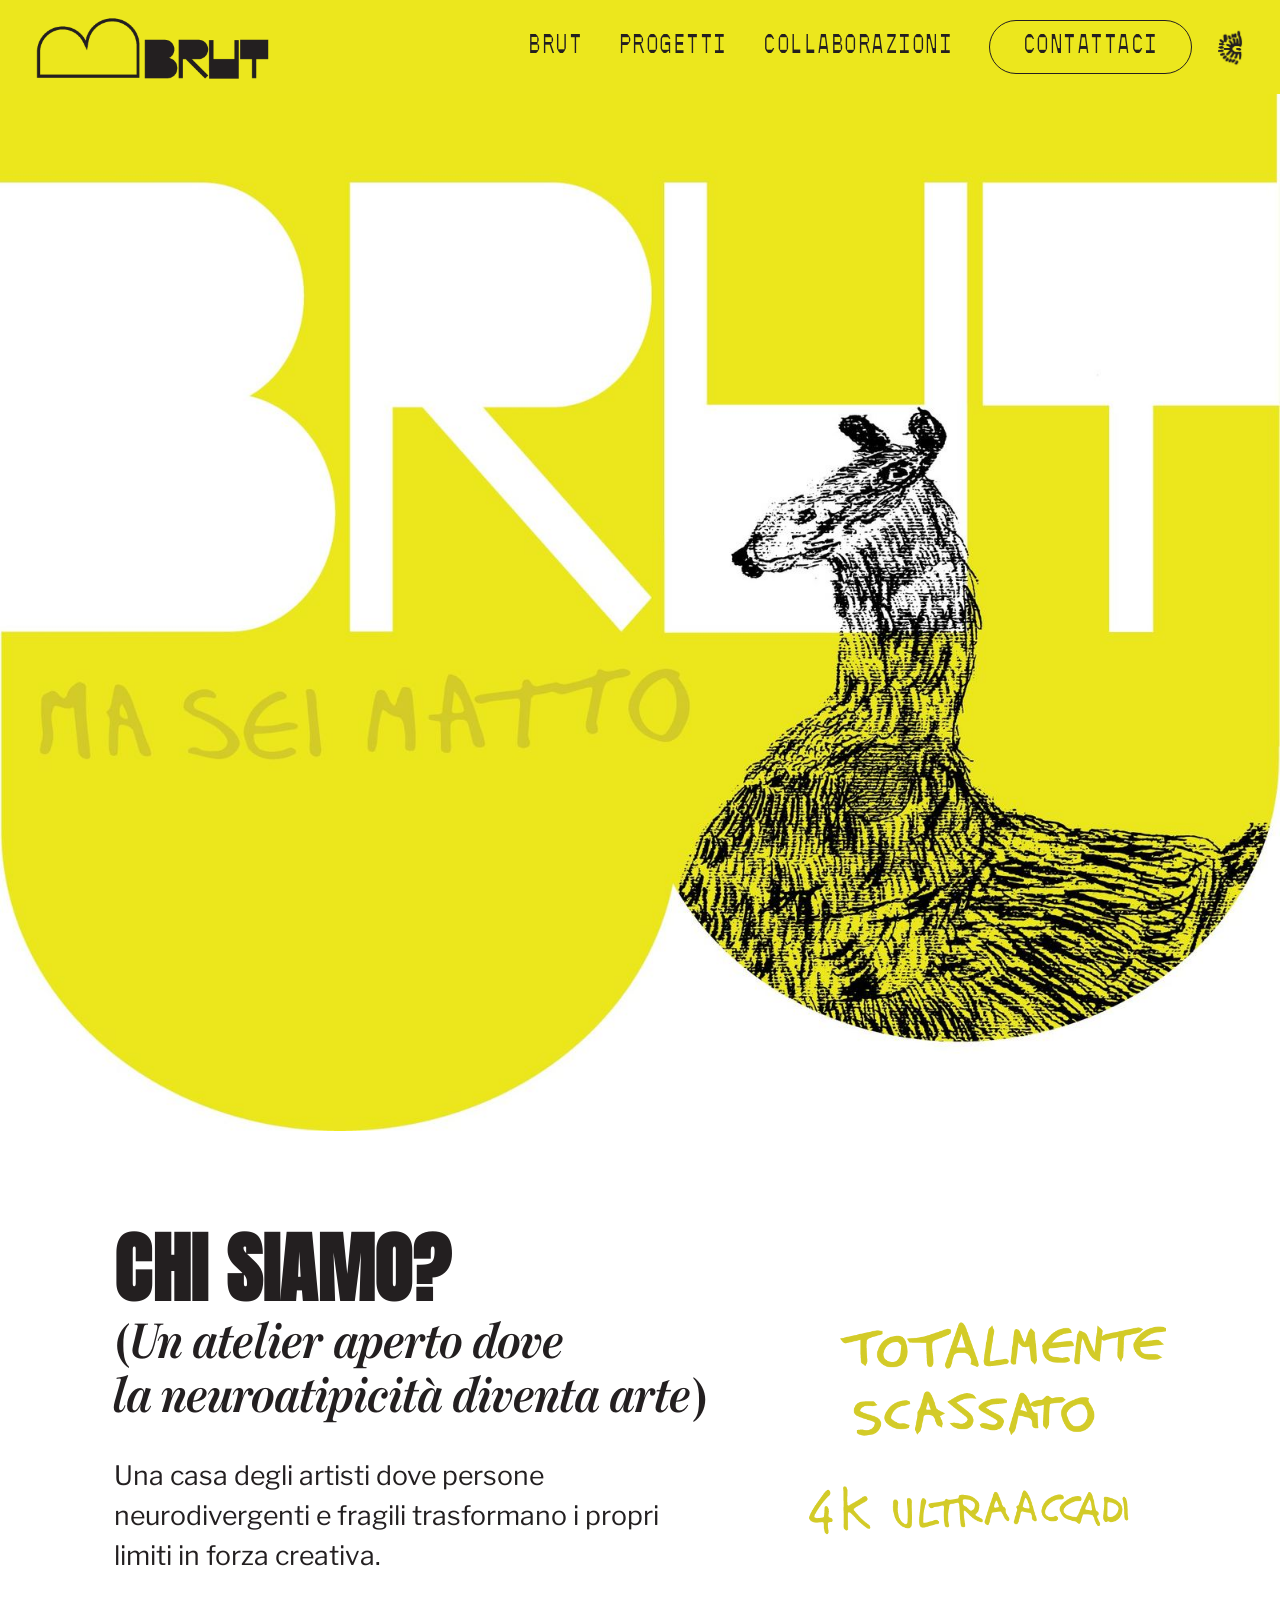
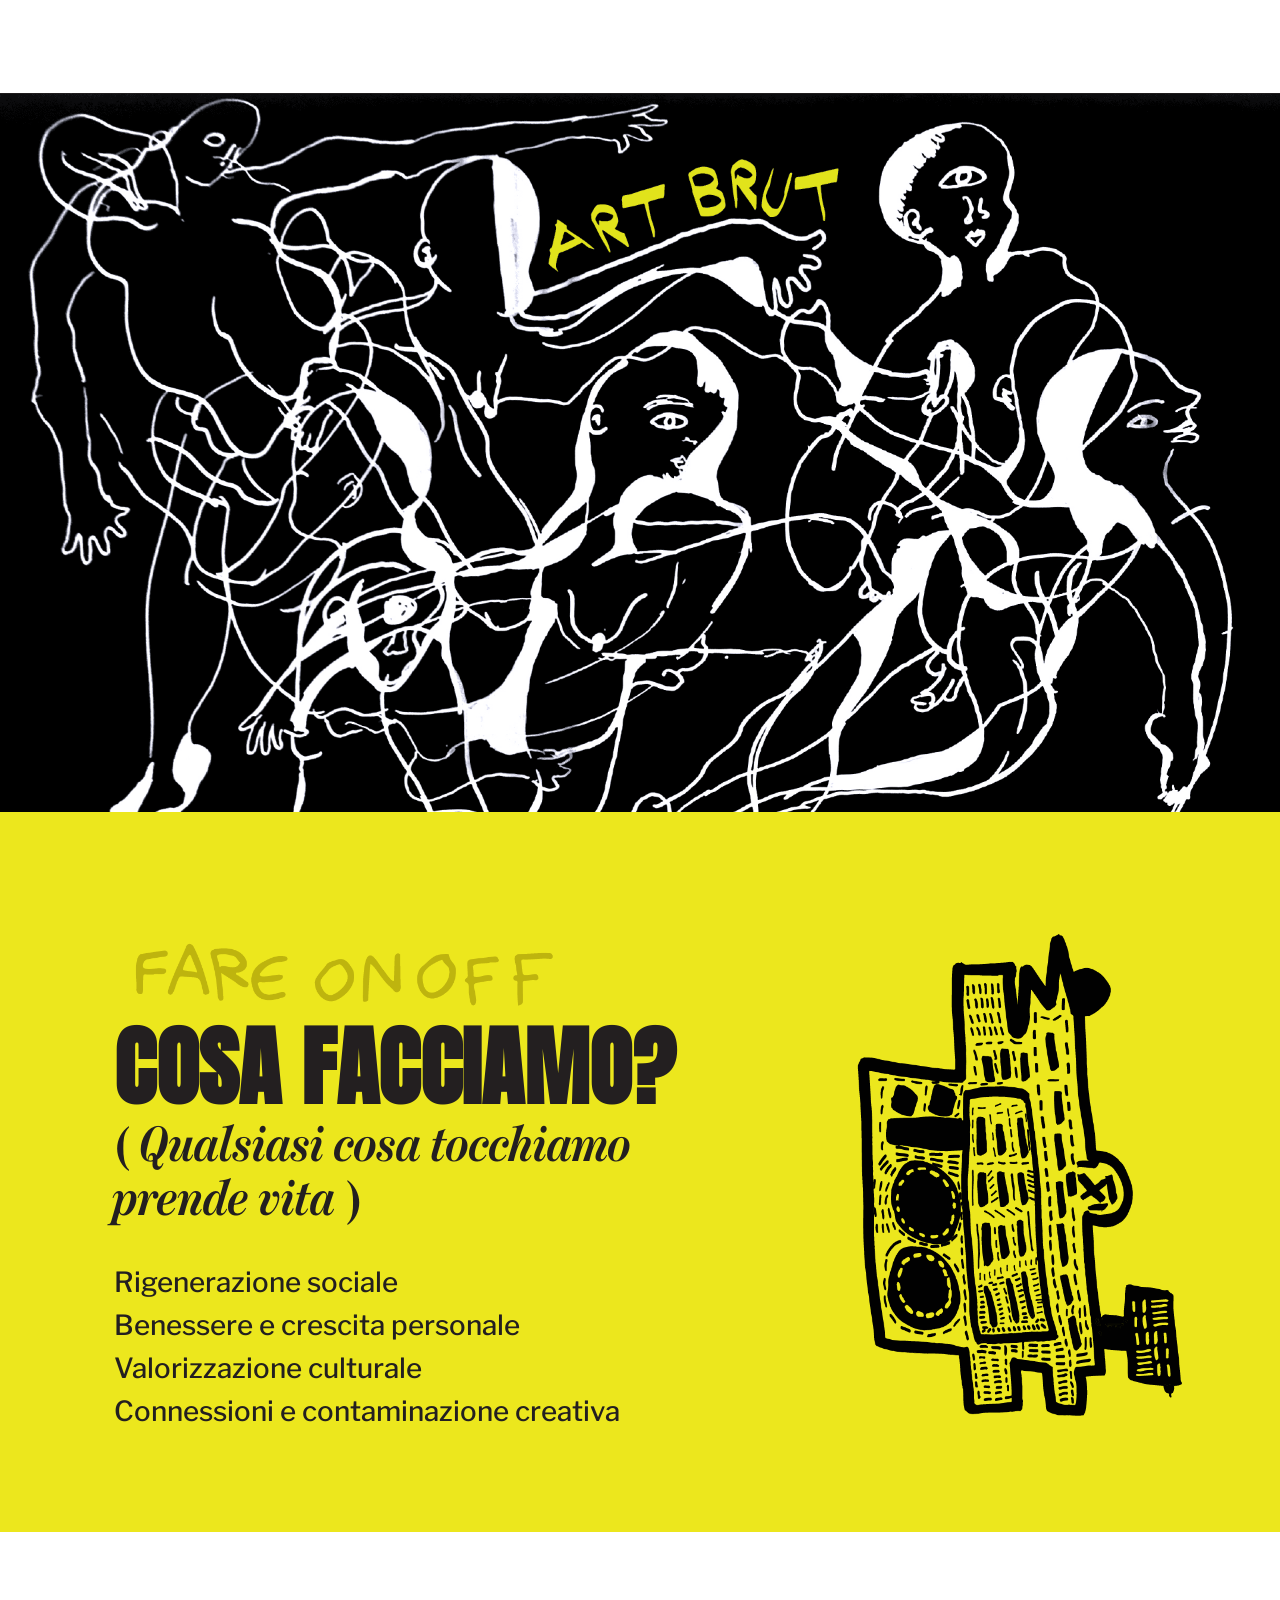
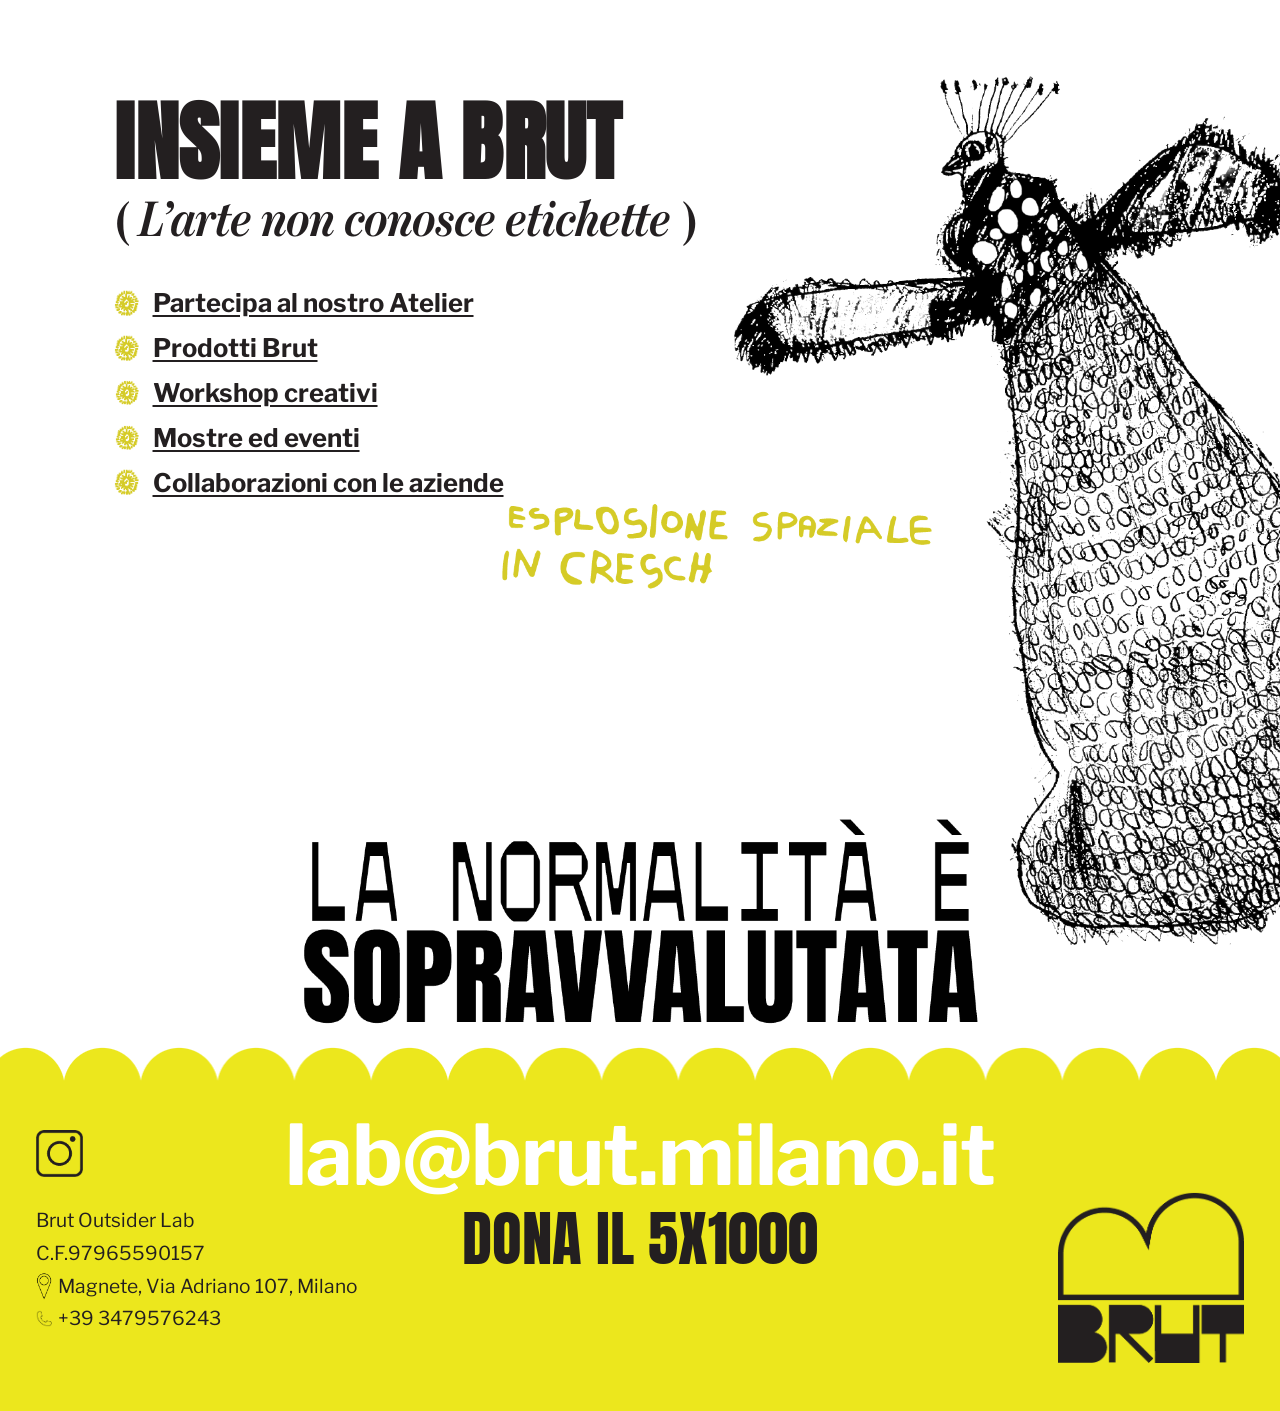
<file: index.html>
<!DOCTYPE html>
<html lang="it">
<head>
<meta charset="UTF-8">
<meta name="viewport" content="width=device-width, initial-scale=1.0">
<title>BRUT — Outsider Lab · La normalità è sopravvalutata</title>
<meta name="description" content="BRUT è un atelier aperto dove la neuroatipicità diventa arte. Una casa degli artisti dove persone neurodivergenti e fragili trasformano i propri limiti in forza creativa.">
<link rel="icon" href="favicon.ico" sizes="any">
<link rel="icon" type="image/png" sizes="32x32" href="favicon-32.png">
<link rel="icon" type="image/png" sizes="16x16" href="favicon-16.png">
<link rel="apple-touch-icon" href="apple-touch-icon.png">
<link rel="stylesheet" href="css/style.css?v=20260721b">
<script>document.documentElement.classList.add('js')</script>
</head>
<body class="page-home">

<div data-include="header"></div>

<!-- ================= HERO ================= -->
<section class="hero hero--home">
  <div class="hero__art">
    <img src="assets/img/home_hero_v3.jpg" alt="BRUT — ma sei matto" fetchpriority="high">
  </div>
</section>

<!-- ================= CHI SIAMO ================= -->
<section class="section chisiamo">
  <div class="container chisiamo__grid">
    <div class="chisiamo__text">
      <h2 class="heading">Chi siamo?</h2>
      <p class="subhead"><span class="paren">(</span>Un atelier aperto dove<br>la neuroatipicità diventa arte<span class="paren">)</span></p>
      <p class="lead">Una casa degli artisti dove persone neurodivergenti e fragili
         trasformano i propri limiti in forza creativa.</p>
    </div>
    <img class="note-totalmente" src="assets/img/HomePage__sito-07.png" alt="Totalmente scassato">
  </div>
</section>

<!-- ================= BANDA ART BRUT ================= -->
<section class="artband" aria-label="Art Brut">
  <img src="assets/img/HomePage__sito-21.png" alt="Art Brut">
</section>

<!-- ================= COSA FACCIAMO ================= -->
<section class="section cosa">
  <div class="container split split--center">
    <div>
      <span class="eyebrow-hand"><img src="assets/img/HomePage__sito-20.png" alt="Fare on/off"></span>
      <h2 class="heading">Cosa facciamo?</h2>
      <p class="subhead"><span class="paren">(&nbsp;</span>Qualsiasi cosa tocchiamo prende&nbsp;vita<span class="paren">&nbsp;)</span></p>
      <ul class="list-plain">
        <li>Rigenerazione sociale</li>
        <li>Benessere e crescita personale</li>
        <li>Valorizzazione culturale</li>
        <li>Connessioni e contaminazione creativa</li>
      </ul>
    </div>
    <div class="media-ink">
      <img src="assets/img/HomePage__sito-19.png" alt="">
    </div>
  </div>
</section>

<!-- ================= INSIEME A BRUT ================= -->
<section class="section insieme">
  <div class="container split split--center">
    <div>
      <h2 class="heading">Insieme a BRUT</h2>
      <p class="subhead"><span class="paren">(&nbsp;</span>L’arte non conosce etichette<span class="paren">&nbsp;)</span></p>
      <ul class="linklist">
        <li><span class="bullet"></span><a href="atelier">Partecipa al nostro Atelier</a></li>
        <li><span class="bullet"></span><a href="lavori">Prodotti Brut</a></li>
        <li><span class="bullet"></span><a>Workshop creativi</a></li>
        <li><span class="bullet"></span><a>Mostre ed eventi</a></li>
        <li><span class="bullet"></span><a href="aziende">Collaborazioni con le aziende</a></li>
      </ul>
    </div>
    <div class="media-ink insieme__media">
      <img class="peacock" src="assets/img/home_peacock_v2.png" alt="">
      <img class="note-esplosione" src="assets/img/HomePage__sito-23.png" alt="Esplosione speciale in cresch">
    </div>
  </div>
</section>

<!-- ================= CLAIM PRE-FOOTER ================= -->
<section class="section claim claim--center">
  <div class="container">
    <img class="claim__img" src="assets/img/HomePage__sito-14.png" alt="La normalità è sopravvalutata">
  </div>
</section>

<div data-include="footer"></div>

<script src="js/lenis.min.js"></script>
<script src="js/main.js?v=20260721b"></script>
</body>
</html>
</file>
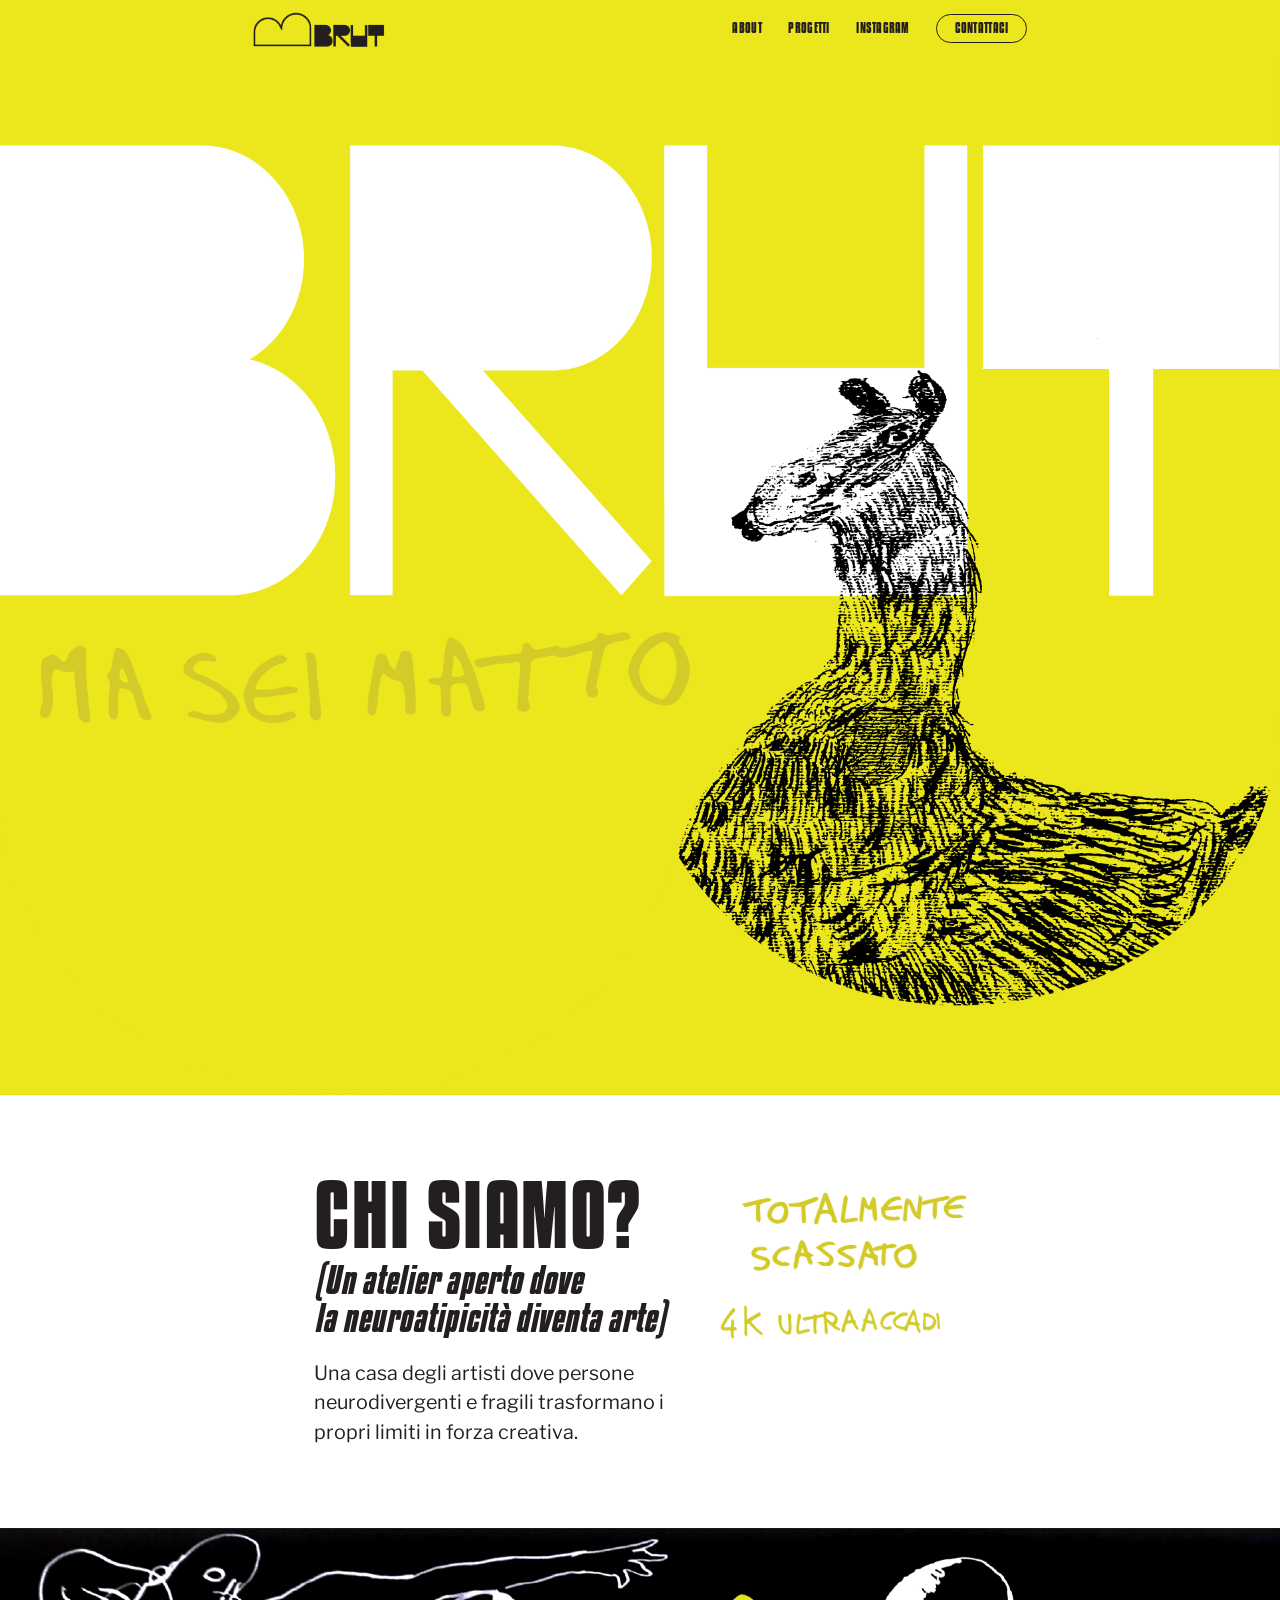
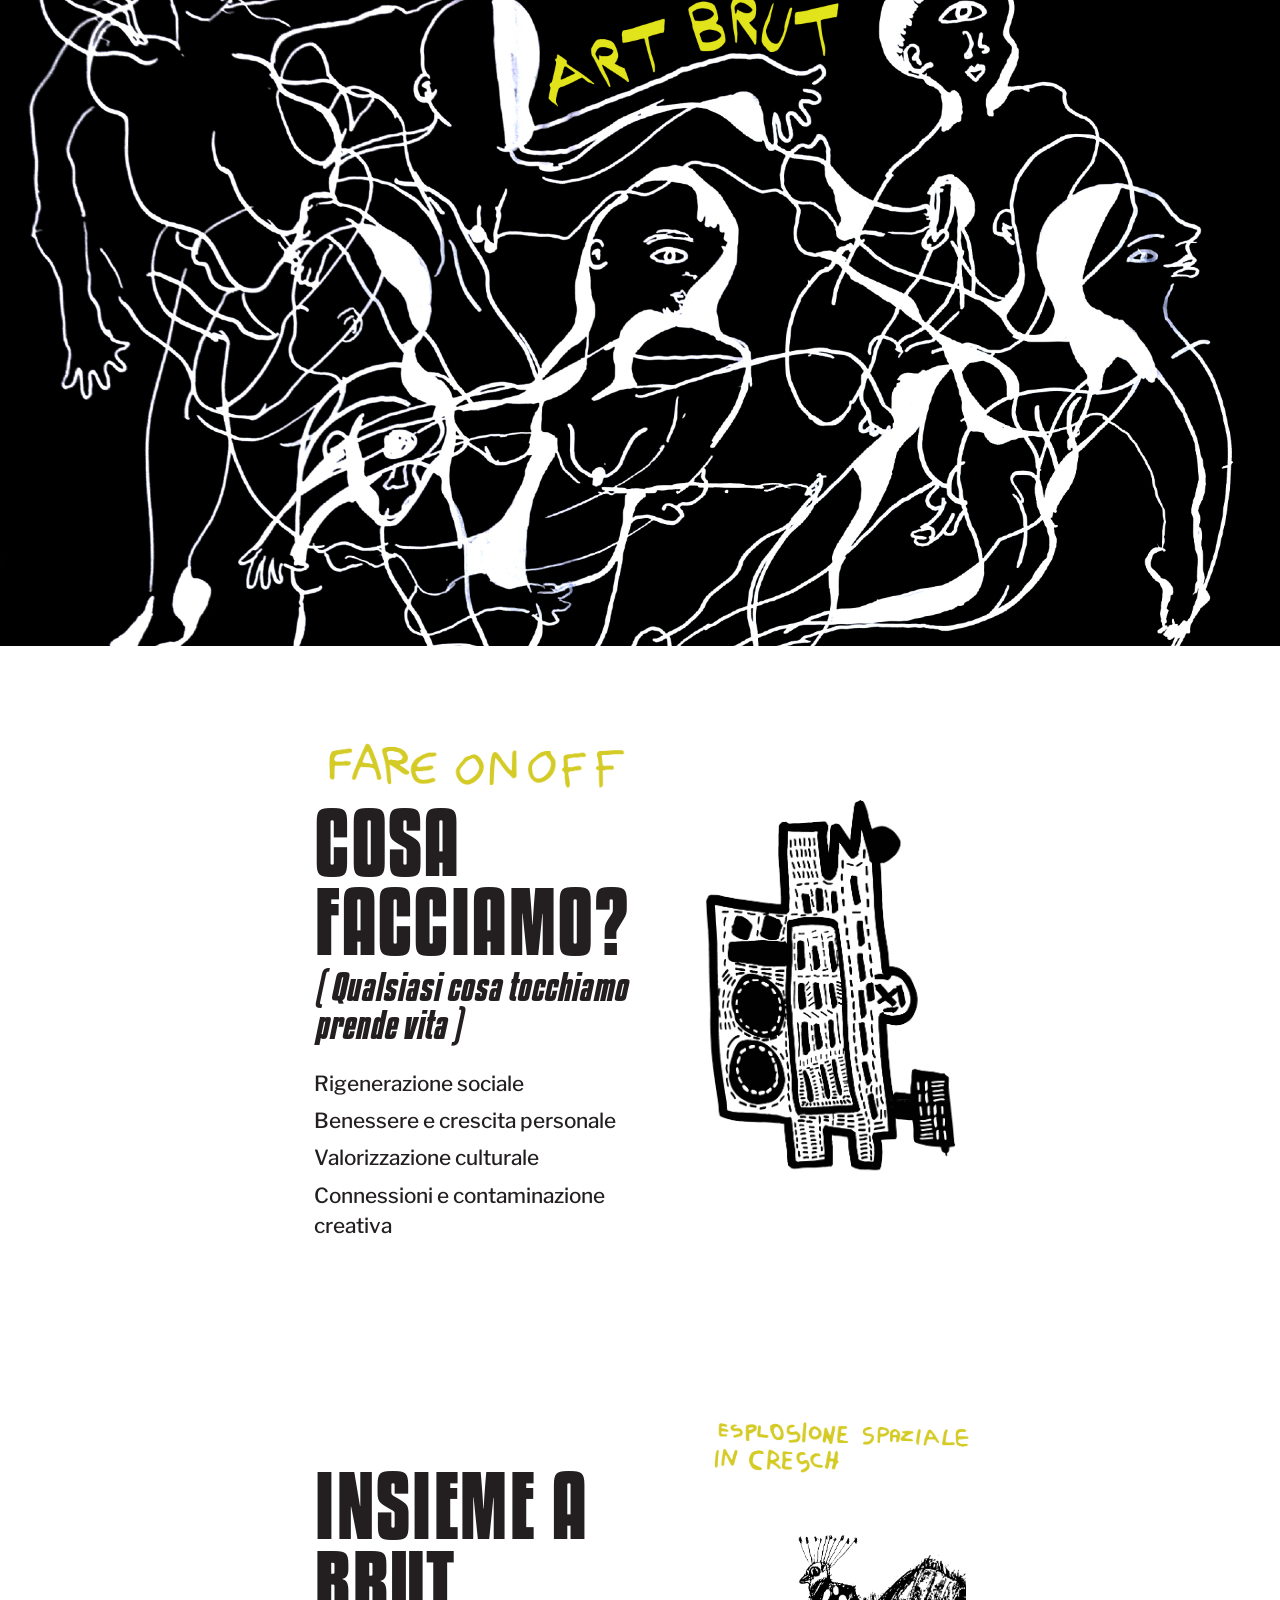
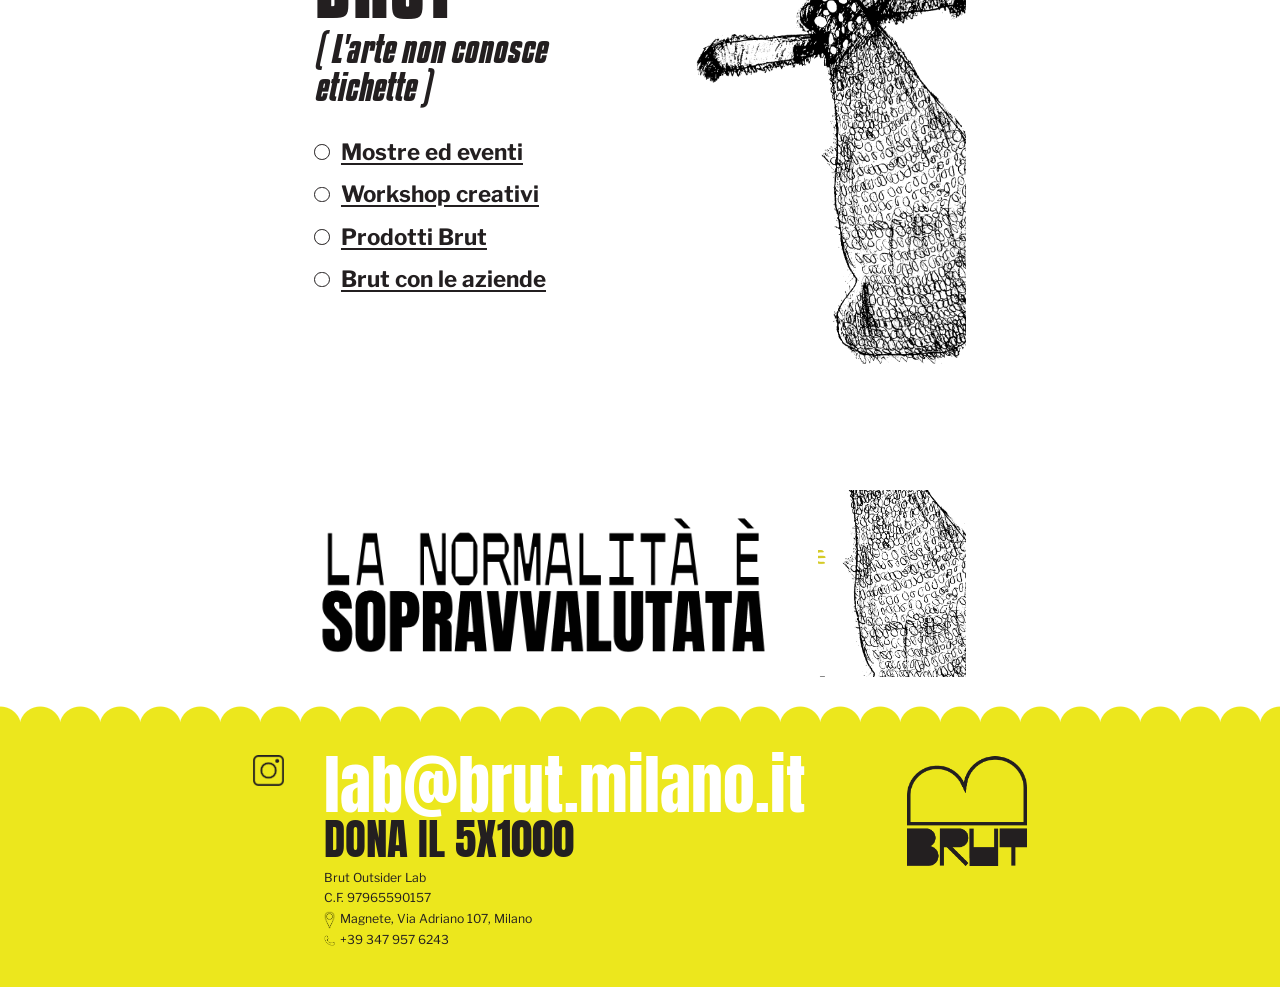
<file: site/index.html>
<!DOCTYPE html>
<html lang="it">
<head>
<meta charset="UTF-8">
<meta name="viewport" content="width=device-width, initial-scale=1.0">
<title>BRUT — Outsider Lab · La normalità è sopravvalutata</title>
<meta name="description" content="BRUT è un atelier aperto dove la neuroatipicità diventa arte. Una casa degli artisti dove persone neurodivergenti e fragili trasformano i propri limiti in forza creativa.">
<link rel="icon" href="favicon.ico" sizes="any">
<link rel="icon" type="image/png" sizes="32x32" href="favicon-32.png">
<link rel="icon" type="image/png" sizes="16x16" href="favicon-16.png">
<link rel="apple-touch-icon" href="apple-touch-icon.png">
<link rel="stylesheet" href="css/style.css">
<script>document.documentElement.classList.add('js')</script>
</head>
<body>

<div data-include="header"></div>

<!-- ================= HERO ================= -->
<section class="hero hero--home">
  <div class="hero__art">
    <img src="assets/img/HomePage__sito-06.png" alt="BRUT — ma sei matto" fetchpriority="high">
  </div>
</section>

<!-- ================= CHI SIAMO ================= -->
<section class="section chisiamo">
  <div class="container chisiamo__grid">
    <div class="chisiamo__text">
      <h2 class="heading">Chi siamo?</h2>
      <p class="subhead">(Un atelier aperto dove<br>la neuroatipicità diventa arte)</p>
      <p class="lead">Una casa degli artisti dove persone neurodivergenti e fragili
         trasformano i propri limiti in forza creativa.</p>
    </div>
    <img class="note-totalmente" src="assets/img/HomePage__sito-07.png" alt="Totalmente scassato">
  </div>
</section>

<!-- ================= BANDA ART BRUT ================= -->
<section class="artband" aria-label="Art Brut">
  <img src="assets/img/HomePage__sito-21.png" alt="Art Brut">
</section>

<!-- ================= COSA FACCIAMO ================= -->
<section class="section cosa">
  <div class="container split split--center">
    <div>
      <span class="eyebrow-hand"><img src="assets/img/HomePage__sito-20.png" alt="Fare on/off"></span>
      <h2 class="heading">Cosa facciamo?</h2>
      <p class="subhead">( Qualsiasi cosa tocchiamo prende vita )</p>
      <ul class="list-plain">
        <li>Rigenerazione sociale</li>
        <li>Benessere e crescita personale</li>
        <li>Valorizzazione culturale</li>
        <li>Connessioni e contaminazione creativa</li>
      </ul>
    </div>
    <div class="media-ink">
      <img src="assets/img/HomePage__sito-19.png" alt="">
    </div>
  </div>
</section>

<!-- ================= INSIEME A BRUT ================= -->
<section class="section insieme">
  <div class="container split split--center">
    <div>
      <h2 class="heading">Insieme a BRUT</h2>
      <p class="subhead">( L'arte non conosce etichette )</p>
      <ul class="linklist">
        <li><span class="bullet"></span><a href="art-brut">Mostre ed eventi</a></li>
        <li><span class="bullet"></span><a href="art-brut">Workshop creativi</a></li>
        <li><span class="bullet"></span><a href="lavori">Prodotti Brut</a></li>
        <li><span class="bullet"></span><a href="aziende">Brut con le aziende</a></li>
      </ul>
    </div>
    <div class="media-ink insieme__media">
      <img class="note-hand note-esplosione" src="assets/img/HomePage__sito-23.png" alt="Esplosione speciale in cresch">
      <img src="assets/img/HomePage__sito-22.png" alt="">
    </div>
  </div>
</section>

<!-- ================= CLAIM PRE-FOOTER ================= -->
<section class="section claim">
  <div class="container split split--center">
    <img class="claim__img" src="assets/img/HomePage__sito-14.png" alt="La normalità è sopravvalutata">
    <div class="media-ink"><img src="assets/img/home_elephant.png" alt=""></div>
  </div>
</section>

<div data-include="footer"></div>

<script src="js/lenis.min.js"></script>
<script src="js/main.js"></script>
</body>
</html>
</file>
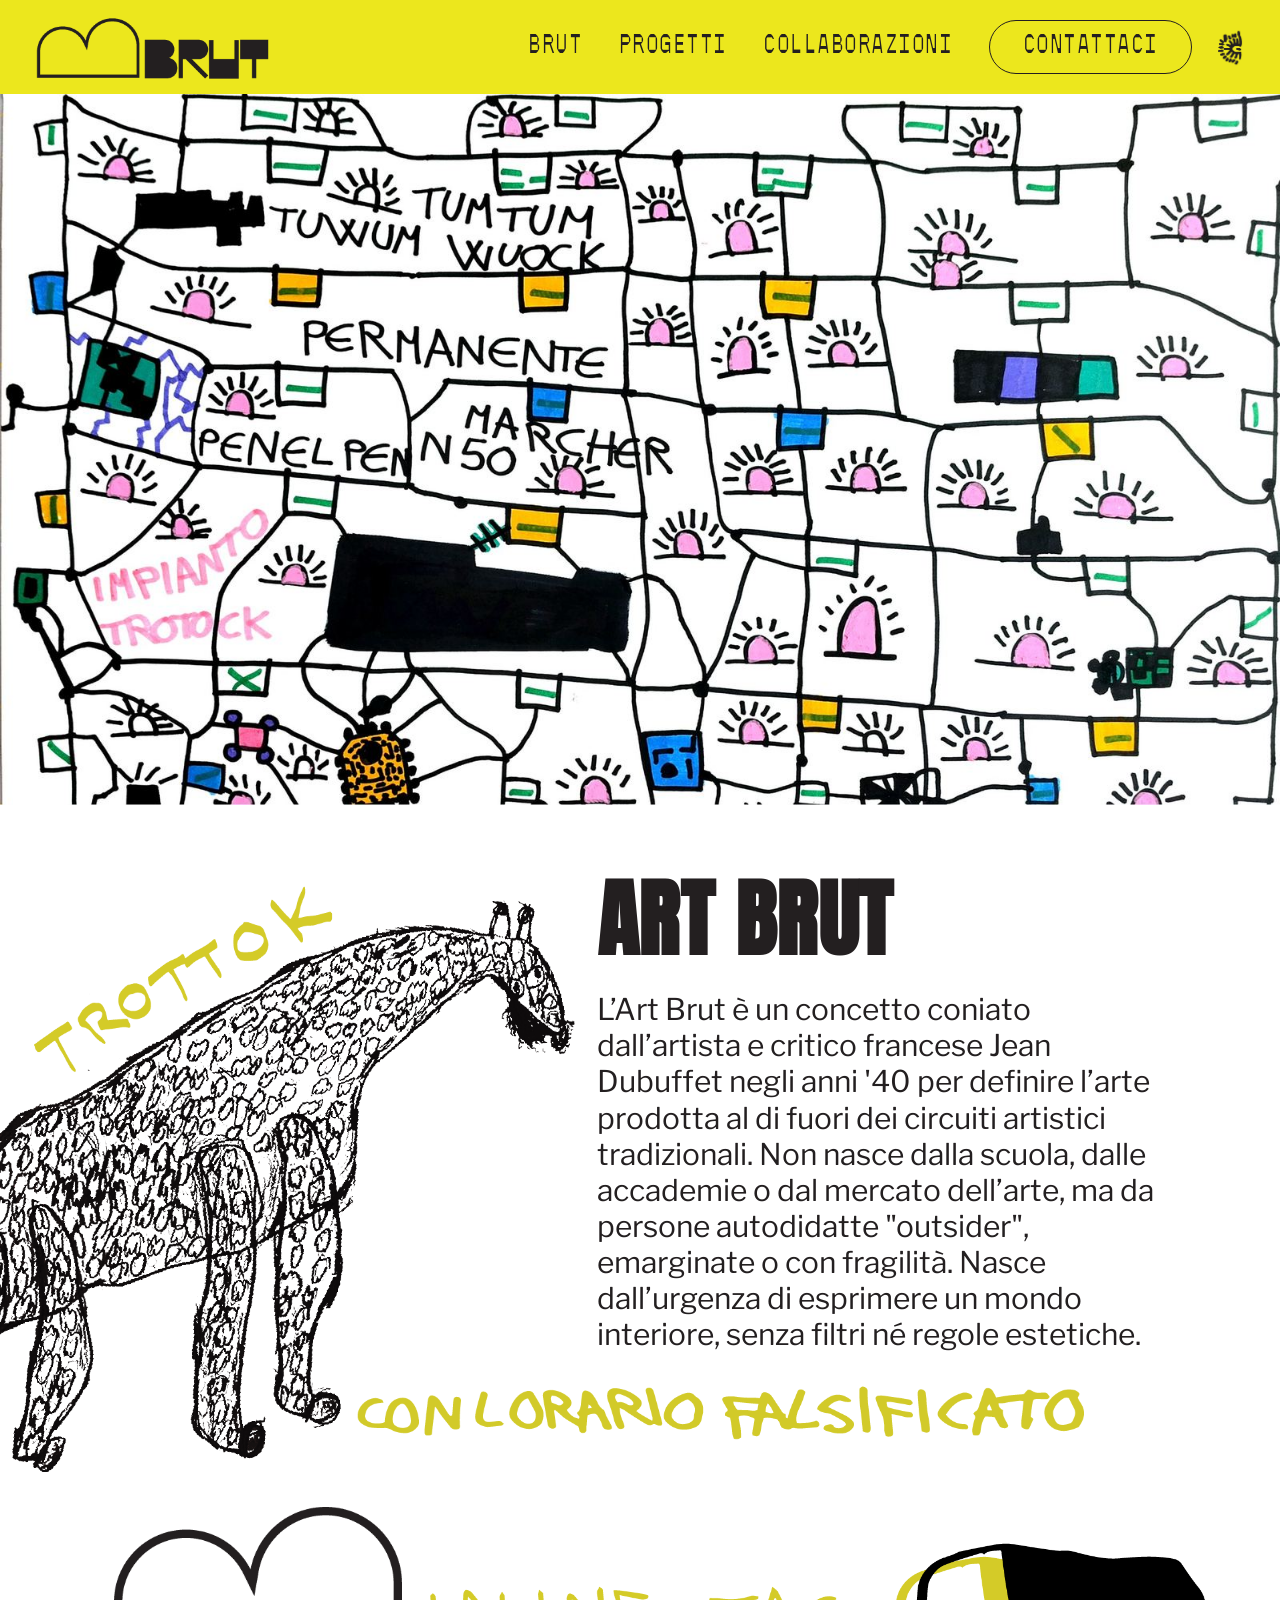
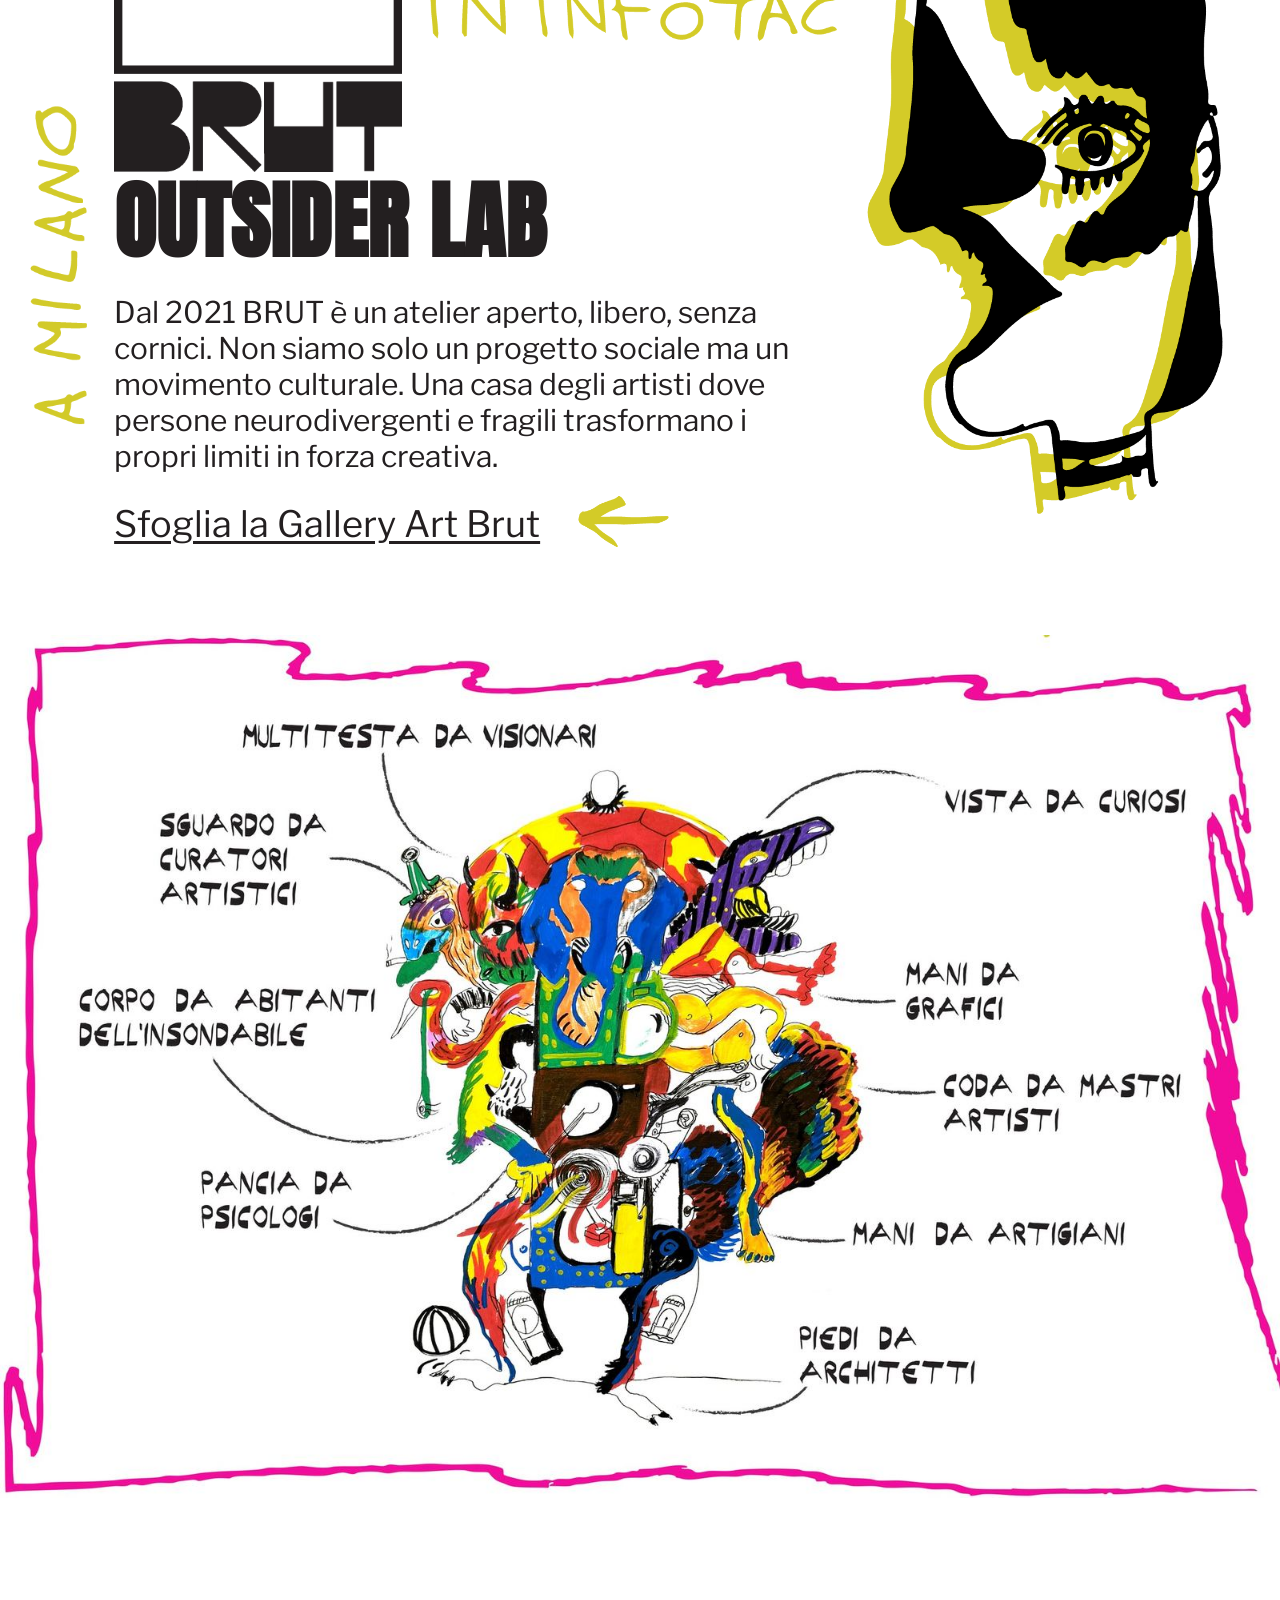
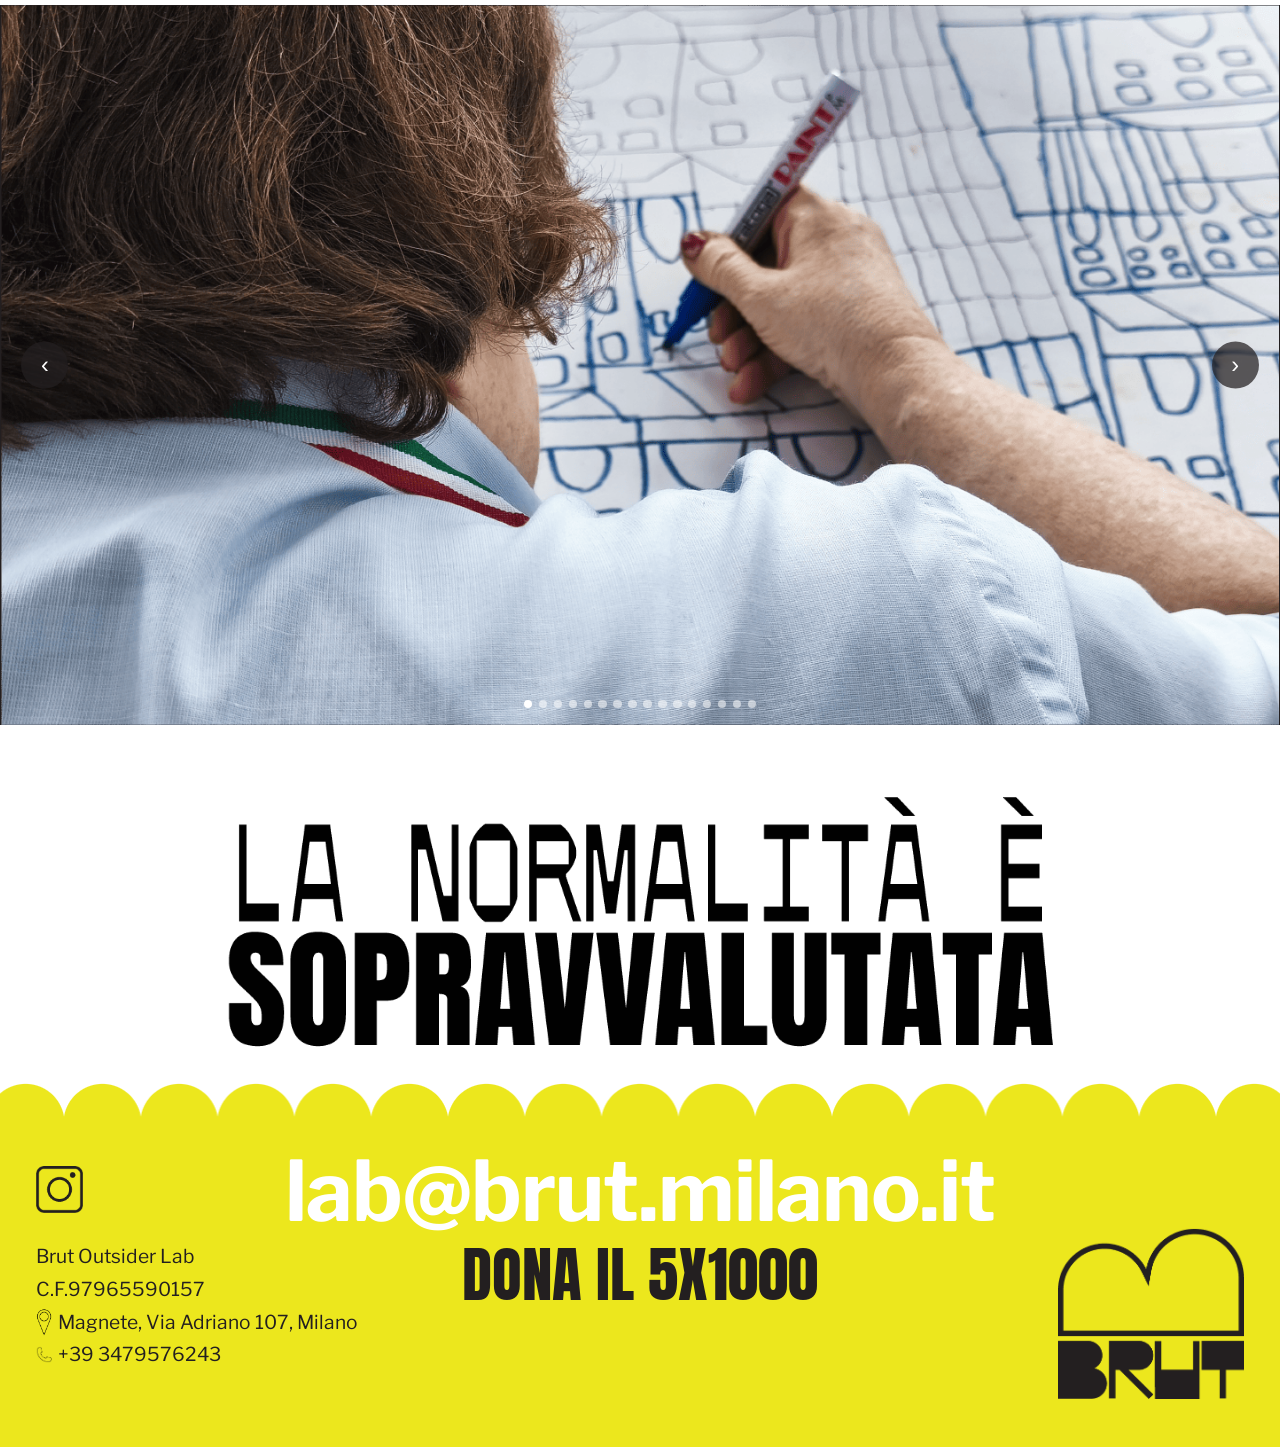
<file: art-brut.html>
<!DOCTYPE html>
<html lang="it">
<head>
<meta charset="UTF-8">
<meta name="viewport" content="width=device-width, initial-scale=1.0">
<title>Art Brut — Outsider Lab · BRUT</title>
<meta name="description" content="L’Art Brut è l’arte prodotta al di fuori dei circuiti tradizionali, da persone autodidatte outsider. Dal 2021 BRUT è un atelier aperto, libero, senza cornici a Milano.">
<link rel="icon" href="favicon.ico" sizes="any">
<link rel="icon" type="image/png" sizes="32x32" href="favicon-32.png">
<link rel="icon" type="image/png" sizes="16x16" href="favicon-16.png">
<link rel="apple-touch-icon" href="apple-touch-icon.png">
<link rel="stylesheet" href="css/style.css?v=20260721b">
<script>document.documentElement.classList.add('js')</script>
</head>
<body class="page-artbrut">

<div data-include="header"></div>

<!-- ================= HERO BANNER ================= -->
<section class="hero-banner" aria-hidden="true">
  <img src="assets/img/artbrut_hero_v2.jpg" alt="">
</section>

<!-- ================= ART BRUT ================= -->
<section class="section">
  <div class="container split split--center">
    <div class="media-ink giraffe-media">
      <img src="assets/img/artbrut_giraffe.png" alt="">
    </div>
    <div>
      <h1 class="heading">Art Brut</h1>
      <p class="lead">L’Art Brut è un concetto coniato dall’artista e critico francese
        Jean Dubuffet negli anni '40 per definire l’arte prodotta al di fuori dei circuiti
        artistici tradizionali. Non nasce dalla scuola, dalle accademie o dal mercato
        dell’arte, ma da persone autodidatte "outsider", emarginate o con fragilità.
        Nasce dall’urgenza di esprimere un mondo interiore, senza filtri né regole estetiche.</p>
      <img class="note-hand note-falsificato" src="assets/img/PaginaArtbrut__sito-09.png" alt="Con l’orario falsificato">
    </div>
  </div>
</section>

<!-- ================= OUTSIDER LAB ================= -->
<section class="section outsider">
  <div class="container outsider__row">
    <img class="vert-milano" src="assets/img/PaginaArtbrut__sito-10.png" alt="A Milano">
    <div class="split split--center">
    <div>
      <img class="note-infotac" src="assets/img/PaginaArtbrut__sito-25.png" alt="In infotac">
      <img class="brut-mark" src="assets/img/PaginaArtbrut__sito-28.png" alt="BRUT">
      <h2 class="heading">Outsider Lab</h2>
      <p class="lead">Dal 2021 BRUT è un atelier aperto, libero, senza cornici.
        Non siamo solo un progetto sociale ma un movimento culturale. Una casa degli
        artisti dove persone neurodivergenti e fragili trasformano i propri limiti in
        forza creativa.</p>
      <p class="cta-line">
        <a class="link-u" href="assets/pdf/artisti-brut.pdf" target="_blank" rel="noopener">Sfoglia la Gallery Art Brut</a>
        <img class="arrow" src="assets/img/PaginaArtbrut__sito-12.png" alt="">
      </p>
    </div>
    <div class="media-ink">
      <img src="assets/img/PaginaArtbrut__sito-11.png" alt="">
    </div>
    </div>
  </div>
</section>

<!-- ================= DISEGNO "COME SIAMO FATTI" ================= -->
<section class="section drawing-band" aria-label="Come siamo fatti">
  <img src="assets/img/artbrut_comesiamofatti_v2.jpg" alt="Come siamo fatti — illustrazione BRUT con multitesta da visionari">
</section>

<!-- ================= SLIDESHOW ATELIER ================= -->
<section class="slideshow" data-slideshow aria-label="Galleria dell’atelier BRUT">
  <div class="slideshow__track">
    <div class="slideshow__slide is-active"><img src="assets/img/PaginaArtbrut__sito-32.png" alt="Artista al lavoro nell’atelier BRUT"></div>
    <div class="slideshow__slide"><img src="assets/img/about-slideshow/s01.jpg" alt="Atelier BRUT" loading="lazy"></div>
    <div class="slideshow__slide"><img src="assets/img/about-slideshow/s02.jpg" alt="Atelier BRUT" loading="lazy"></div>
    <div class="slideshow__slide"><img src="assets/img/about-slideshow/s03.jpg" alt="Atelier BRUT" loading="lazy"></div>
    <div class="slideshow__slide"><img src="assets/img/about-slideshow/s04.jpg" alt="Atelier BRUT" loading="lazy"></div>
    <div class="slideshow__slide"><img src="assets/img/about-slideshow/s05.jpg" alt="Atelier BRUT" loading="lazy"></div>
    <div class="slideshow__slide"><img src="assets/img/about-slideshow/s06.jpg" alt="Atelier BRUT" loading="lazy"></div>
    <div class="slideshow__slide"><img src="assets/img/about-slideshow/s07.jpg" alt="Atelier BRUT" loading="lazy"></div>
    <div class="slideshow__slide"><img src="assets/img/about-slideshow/s08.jpg" alt="Atelier BRUT" loading="lazy"></div>
    <div class="slideshow__slide"><img src="assets/img/about-slideshow/s09.jpg" alt="Atelier BRUT" loading="lazy"></div>
    <div class="slideshow__slide"><img src="assets/img/about-slideshow/s10.jpg" alt="Atelier BRUT" loading="lazy"></div>
    <div class="slideshow__slide"><img src="assets/img/about-slideshow/s11.jpg" alt="Atelier BRUT" loading="lazy"></div>
    <div class="slideshow__slide"><img src="assets/img/about-slideshow/s12.jpg" alt="Atelier BRUT" loading="lazy"></div>
    <div class="slideshow__slide"><img src="assets/img/about-slideshow/s13.jpg" alt="Atelier BRUT" loading="lazy"></div>
    <div class="slideshow__slide"><img src="assets/img/about-slideshow/s14.jpg" alt="Atelier BRUT" loading="lazy"></div>
    <div class="slideshow__slide"><img src="assets/img/about-slideshow/s15.jpg" alt="Atelier BRUT" loading="lazy"></div>
  </div>
  <button class="slideshow__prev" type="button" aria-label="Foto precedente">&#8249;</button>
  <button class="slideshow__next" type="button" aria-label="Foto successiva">&#8250;</button>
  <div class="slideshow__dots" aria-hidden="true"></div>
</section>

<!-- ================= CLAIM ================= -->
<section class="section claim claim--center">
  <div class="container">
    <img class="claim__img" src="assets/img/HomePage__sito-14.png" alt="La normalità è sopravvalutata">
  </div>
</section>

<div data-include="footer"></div>

<script src="js/lenis.min.js"></script>
<script src="js/main.js?v=20260721b"></script>
</body>
</html>
</file>
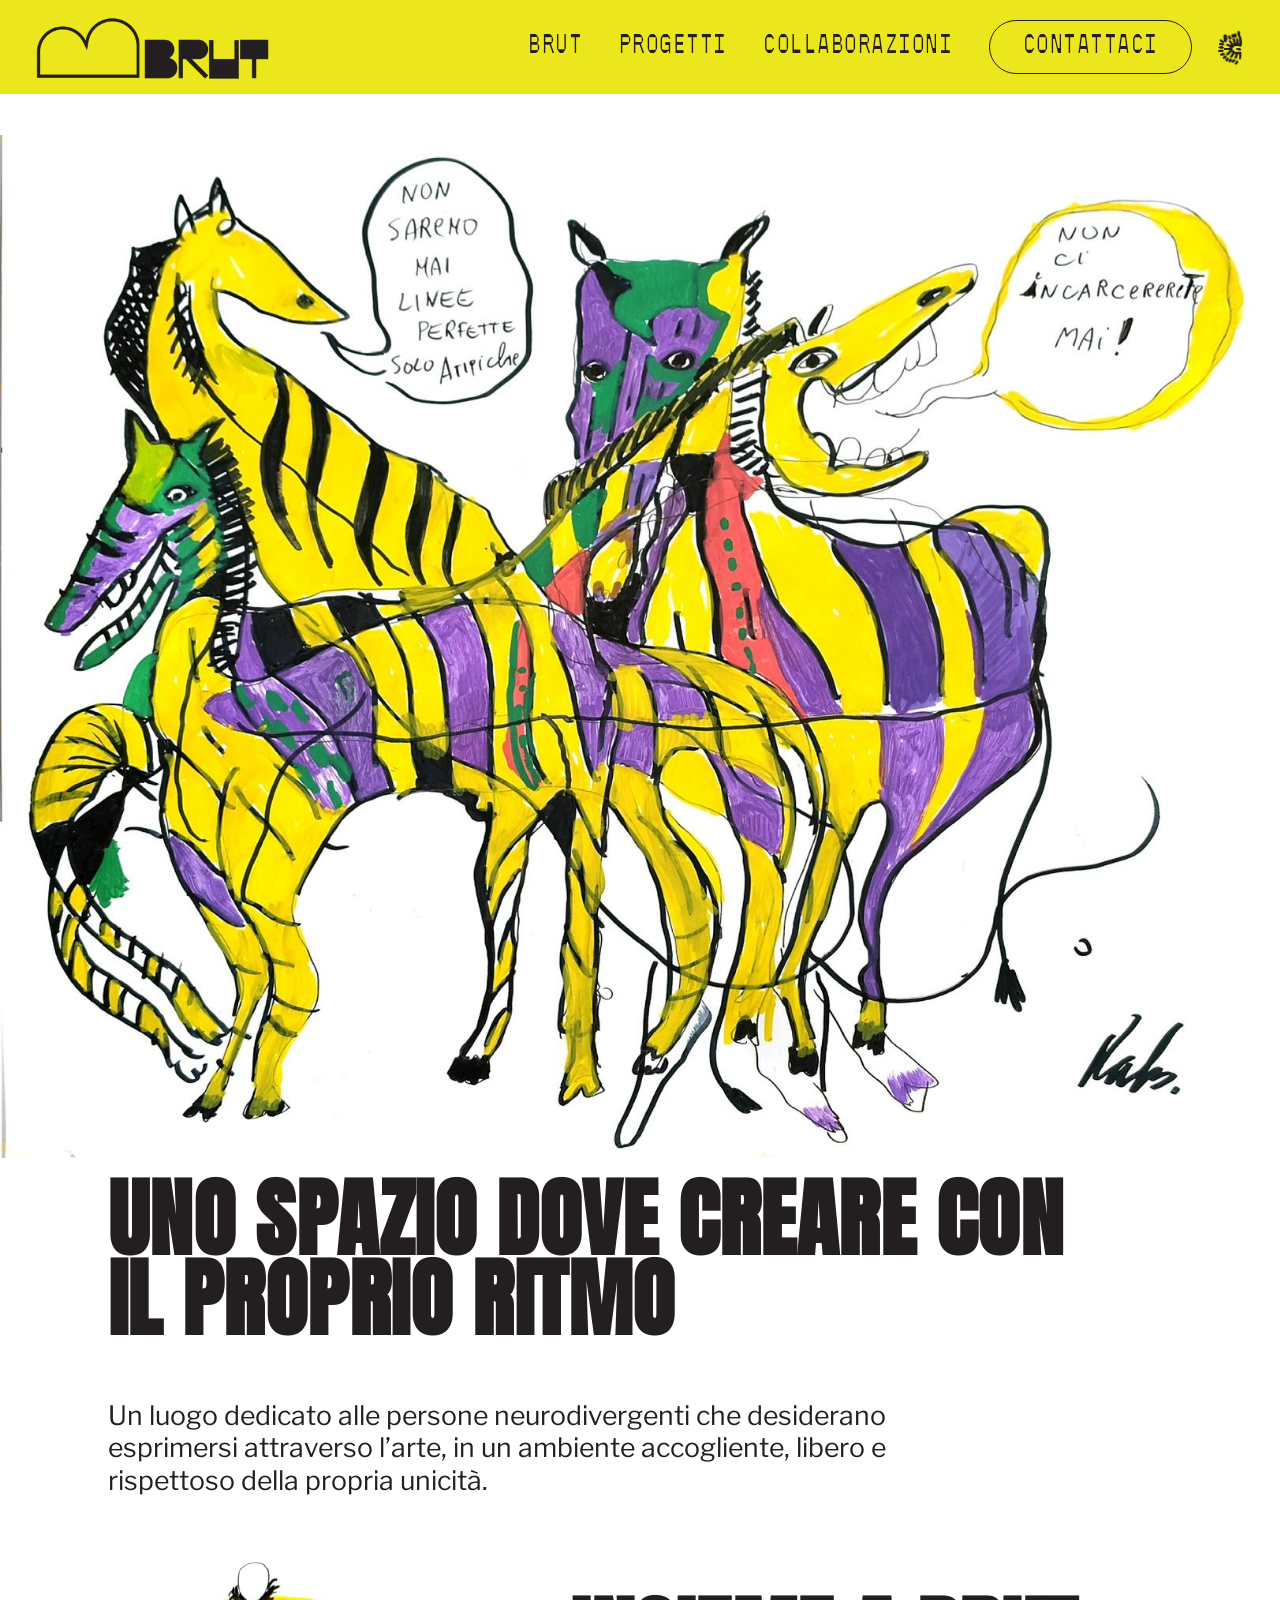
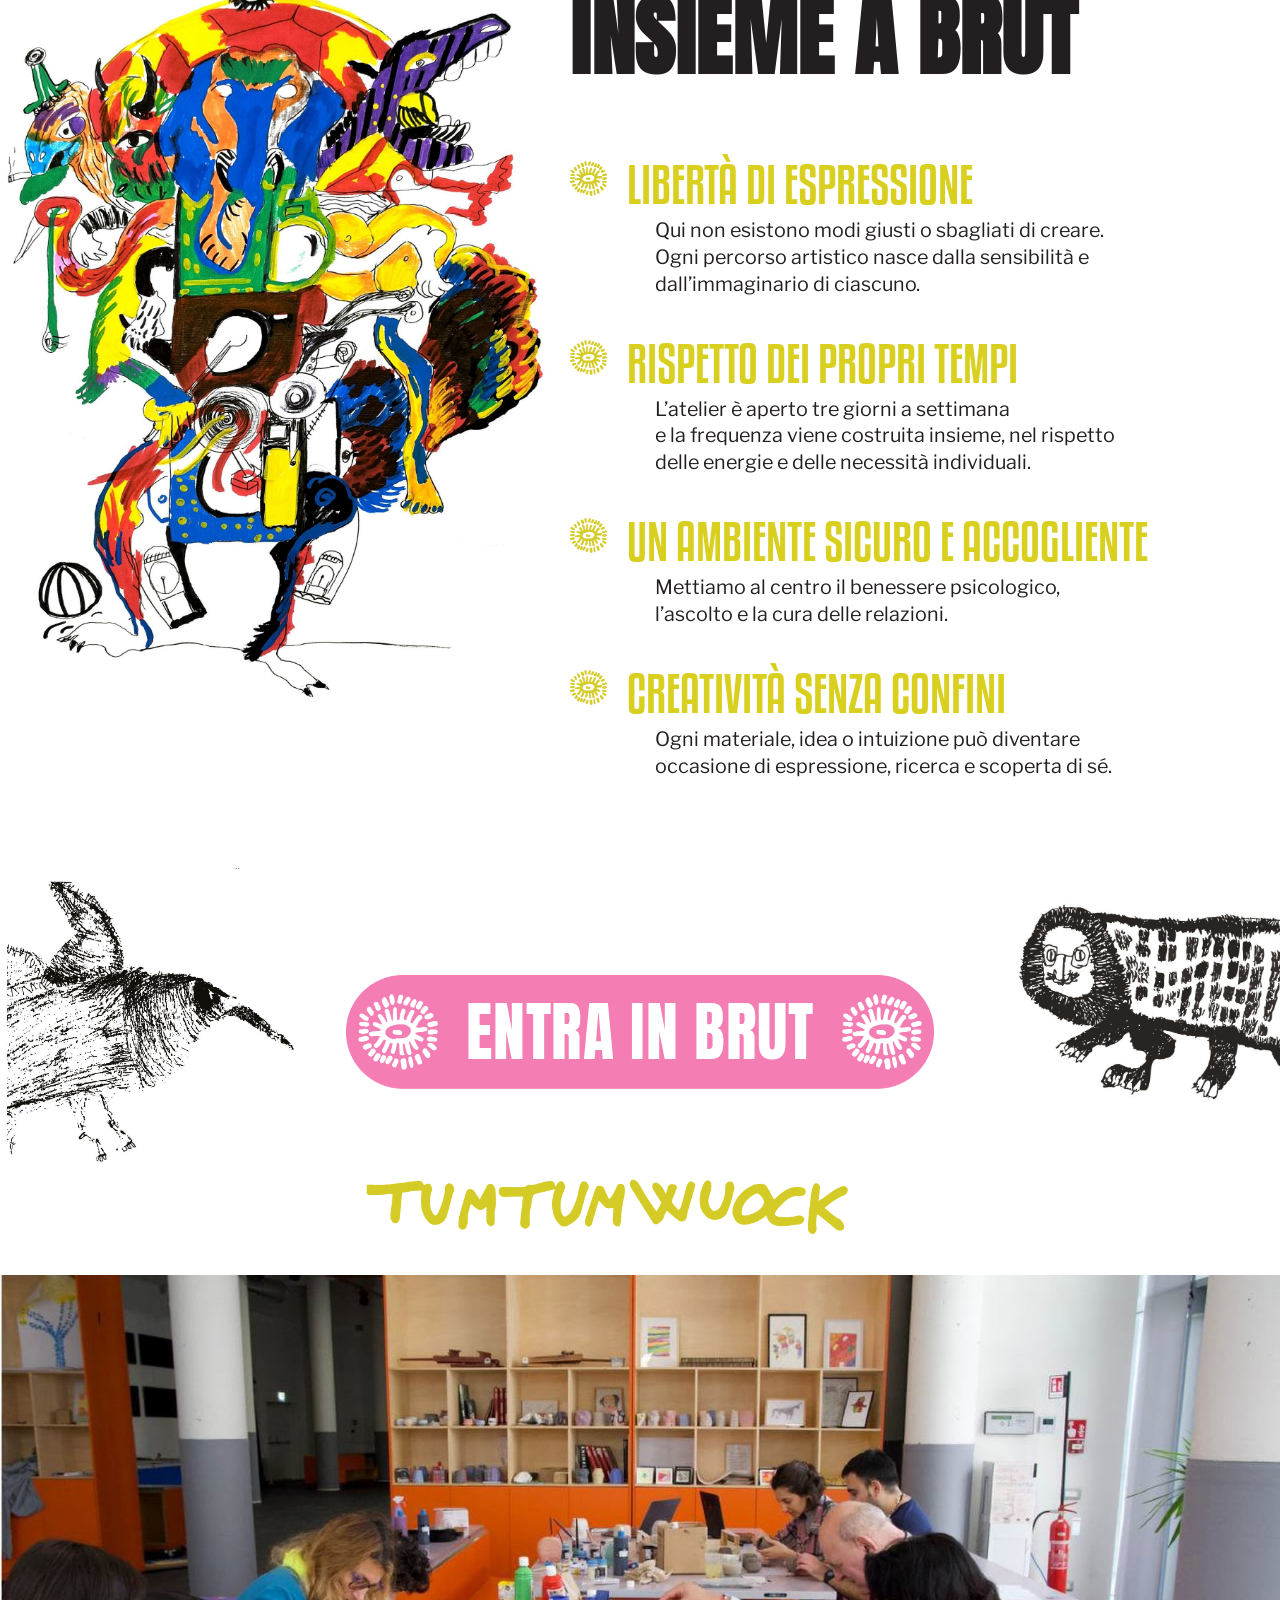
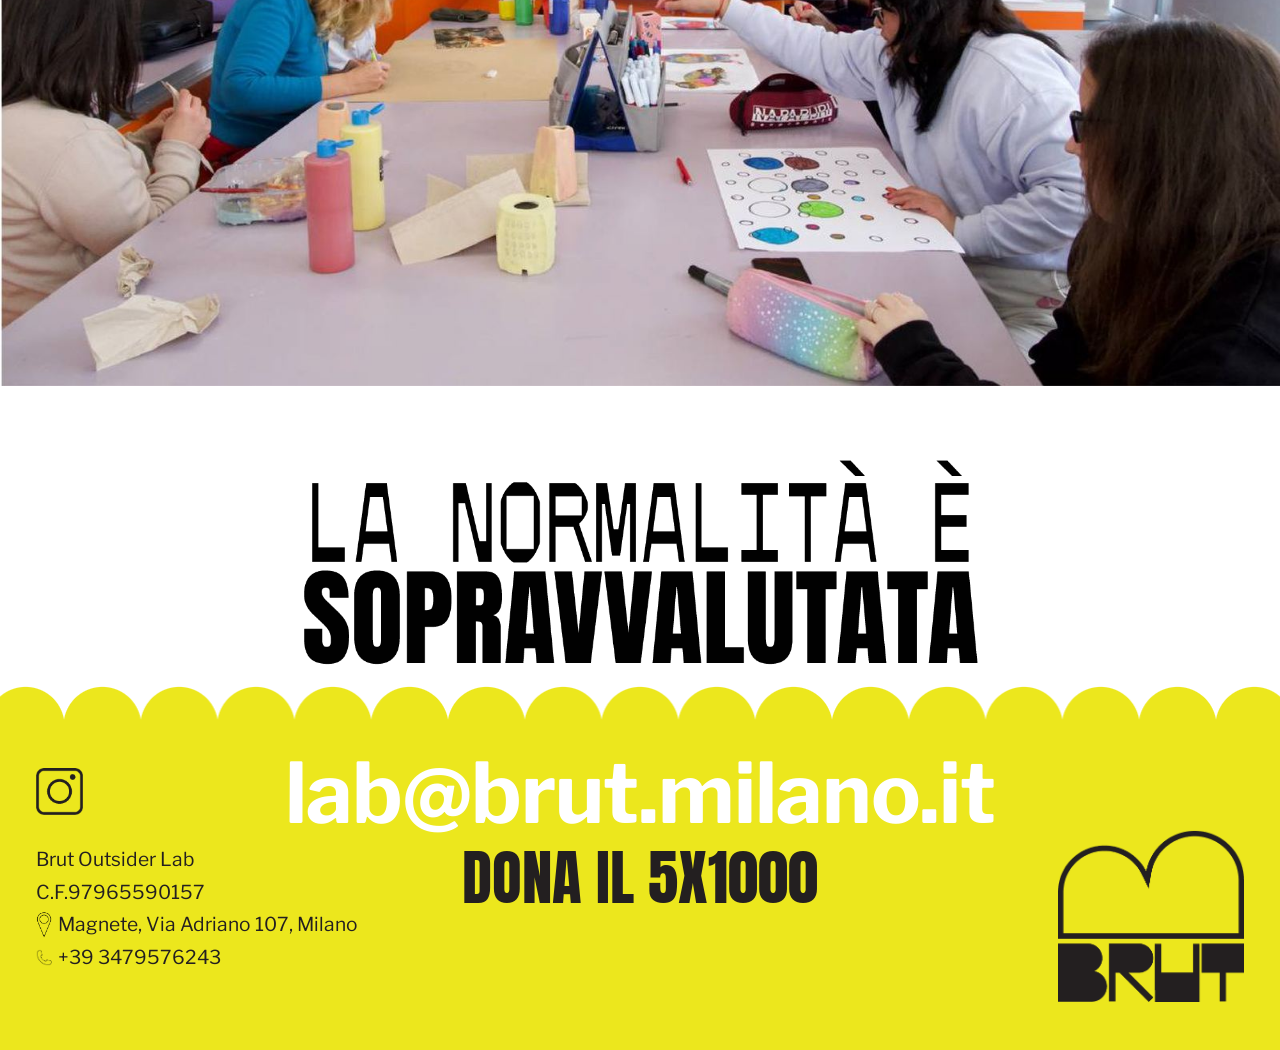
<file: atelier.html>
<!DOCTYPE html>
<html lang="it">
<head>
<meta charset="UTF-8">
<meta name="viewport" content="width=device-width, initial-scale=1.0">
<title>Atelier BRUT — Uno spazio dove creare con il proprio ritmo</title>
<meta name="description" content="L’atelier BRUT è un luogo dedicato alle persone neurodivergenti che desiderano esprimersi attraverso l’arte, in un ambiente accogliente, libero e rispettoso della propria unicità.">
<link rel="icon" href="favicon.ico" sizes="any">
<link rel="icon" type="image/png" sizes="32x32" href="favicon-32.png">
<link rel="icon" type="image/png" sizes="16x16" href="favicon-16.png">
<link rel="apple-touch-icon" href="apple-touch-icon.png">
<link rel="stylesheet" href="css/style.css?v=20260721b">
<script>document.documentElement.classList.add('js')</script>
</head>
<body class="page-atelier">

<div data-include="header"></div>

<!-- ================= HERO: zebre ================= -->
<section class="hero-banner atelier-hero" aria-hidden="true">
  <img src="assets/img/atelier_hero.jpg" alt="" fetchpriority="high">
</section>

<!-- ================= INTRO ================= -->
<section class="section atelier-intro">
  <div class="container">
    <h1 class="heading">Uno spazio dove creare con<br>il proprio ritmo</h1>
    <p class="lead">Un luogo dedicato alle persone neurodivergenti che desiderano
      esprimersi attraverso l’arte, in un ambiente accogliente, libero e
      rispettoso della propria unicità.</p>
  </div>
</section>

<!-- ================= INSIEME A BRUT ================= -->
<section class="section atelier-insieme">
  <div class="container split split--center">
    <div class="media-ink atelier-insieme__media">
      <img src="assets/img/atelier_insieme.jpg" alt="">
    </div>
    <div>
      <h2 class="heading">Insieme a BRUT</h2>
      <ul class="atelier-points">
        <li>
          <img class="pt-flower" src="assets/img/atelier_flower.png" alt="">
          <div>
            <h3>Libertà di espressione</h3>
            <p>Qui non esistono modi giusti o sbagliati di creare.<br>
               Ogni percorso artistico nasce dalla sensibilità e<br>
               dall’immaginario di ciascuno.</p>
          </div>
        </li>
        <li>
          <img class="pt-flower" src="assets/img/atelier_flower.png" alt="">
          <div>
            <h3>Rispetto dei propri tempi</h3>
            <p>L’atelier è aperto tre giorni a settimana<br>
               e la frequenza viene costruita insieme, nel rispetto<br>
               delle energie e delle necessità individuali.</p>
          </div>
        </li>
        <li>
          <img class="pt-flower" src="assets/img/atelier_flower.png" alt="">
          <div>
            <h3>Un ambiente sicuro e accogliente</h3>
            <p>Mettiamo al centro il benessere psicologico,<br>
               l’ascolto e la cura delle relazioni.</p>
          </div>
        </li>
        <li>
          <img class="pt-flower" src="assets/img/atelier_flower.png" alt="">
          <div>
            <h3>Creatività senza confini</h3>
            <p>Ogni materiale, idea o intuizione può diventare<br>
               occasione di espressione, ricerca e scoperta di sé.</p>
          </div>
        </li>
      </ul>
    </div>
  </div>
</section>

<!-- ================= CTA ENTRA IN BRUT ================= -->
<section class="section atelier-cta">
  <img class="cta-animal cta-animal--sx" src="assets/img/atelier_animal_sx.jpg" alt="">
  <img class="cta-animal cta-animal--dx" src="assets/img/atelier_animal_dx.jpg" alt="">
  <a class="entra-btn" href="#footer"><img src="assets/img/atelier_entra.png" alt=""><span class="entra-txt">Entra in BRUT</span></a>
  <img class="tumtum" src="assets/img/atelier_tumtum.png" alt="Tumtumwuock">
</section>

<!-- ================= FOTO ATELIER ================= -->
<section class="full-photo">
  <img src="assets/img/atelier_photo.jpg" alt="L’atelier BRUT al lavoro">
</section>

<!-- ================= CLAIM ================= -->
<section class="section claim claim--center">
  <div class="container">
    <img class="claim__img" src="assets/img/HomePage__sito-14.png" alt="La normalità è sopravvalutata">
  </div>
</section>

<div data-include="footer"></div>

<script src="js/lenis.min.js"></script>
<script src="js/main.js?v=20260721b"></script>
</body>
</html>
</file>
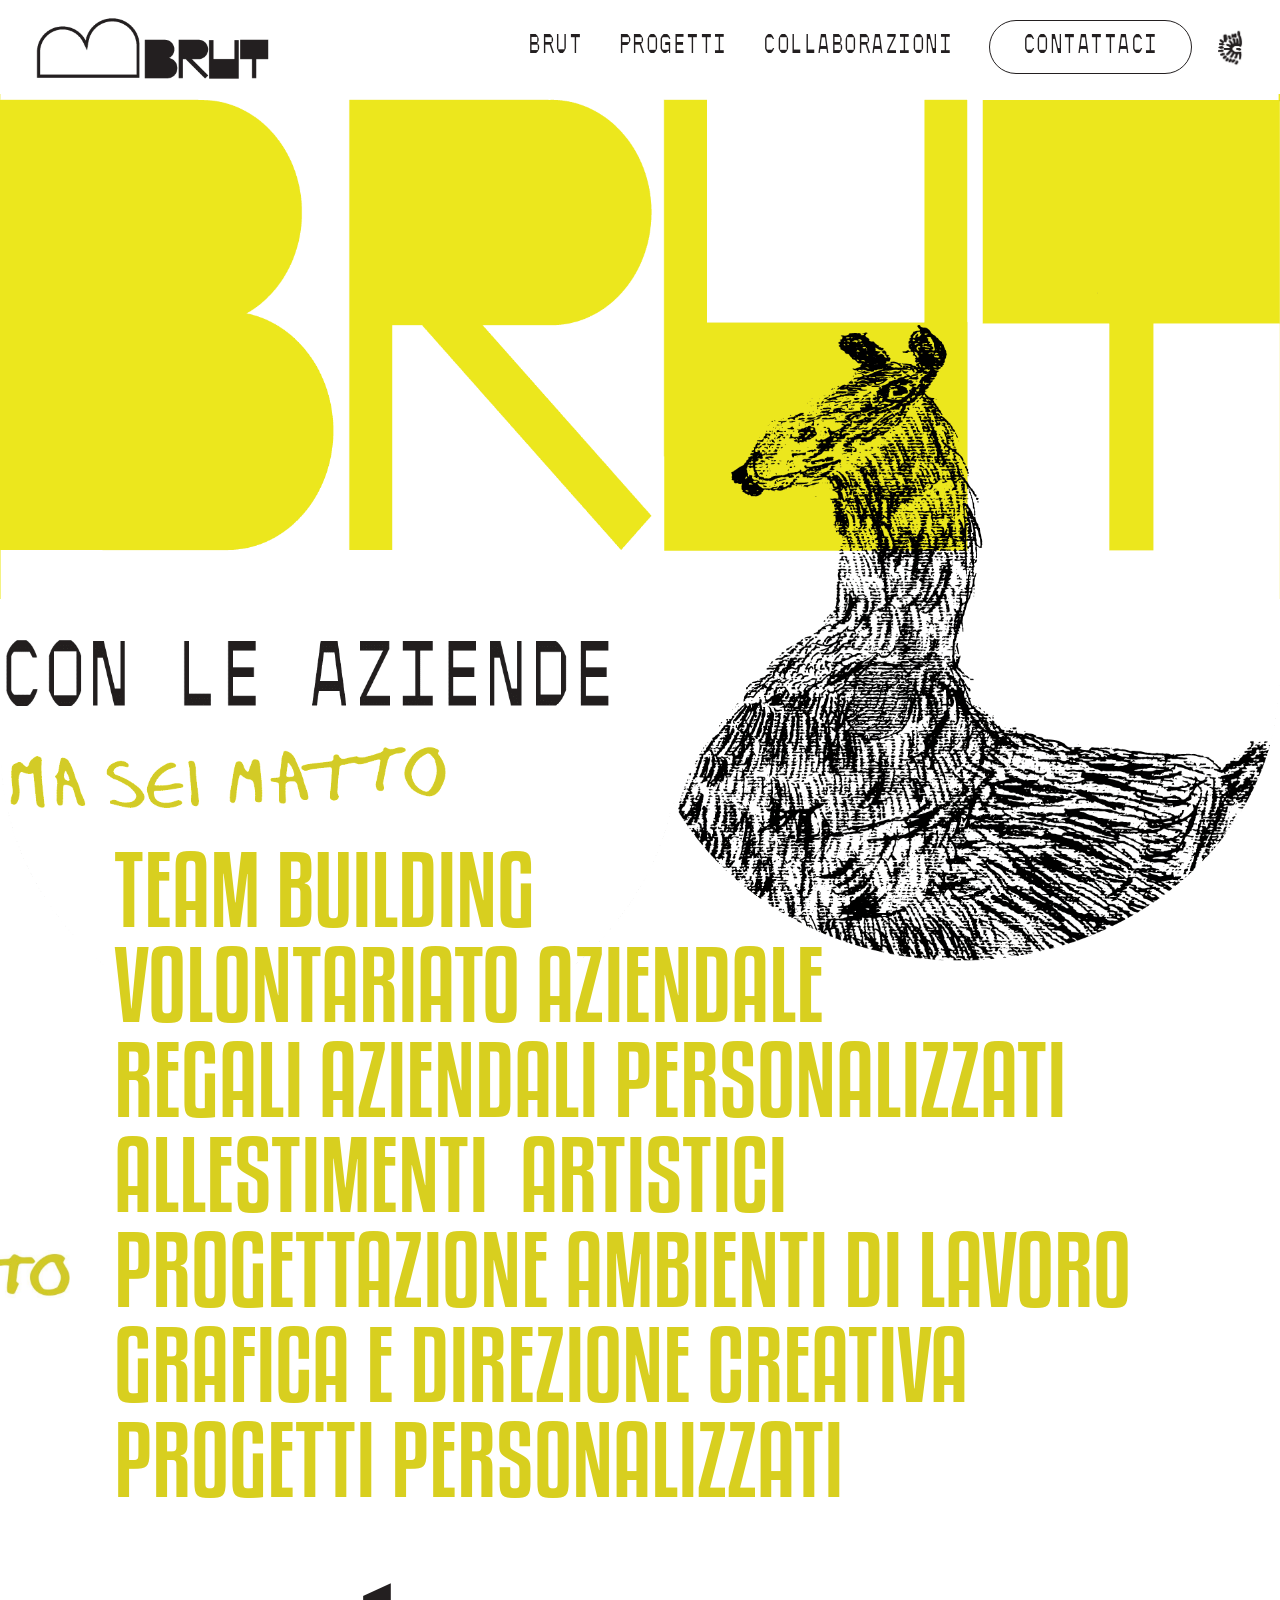
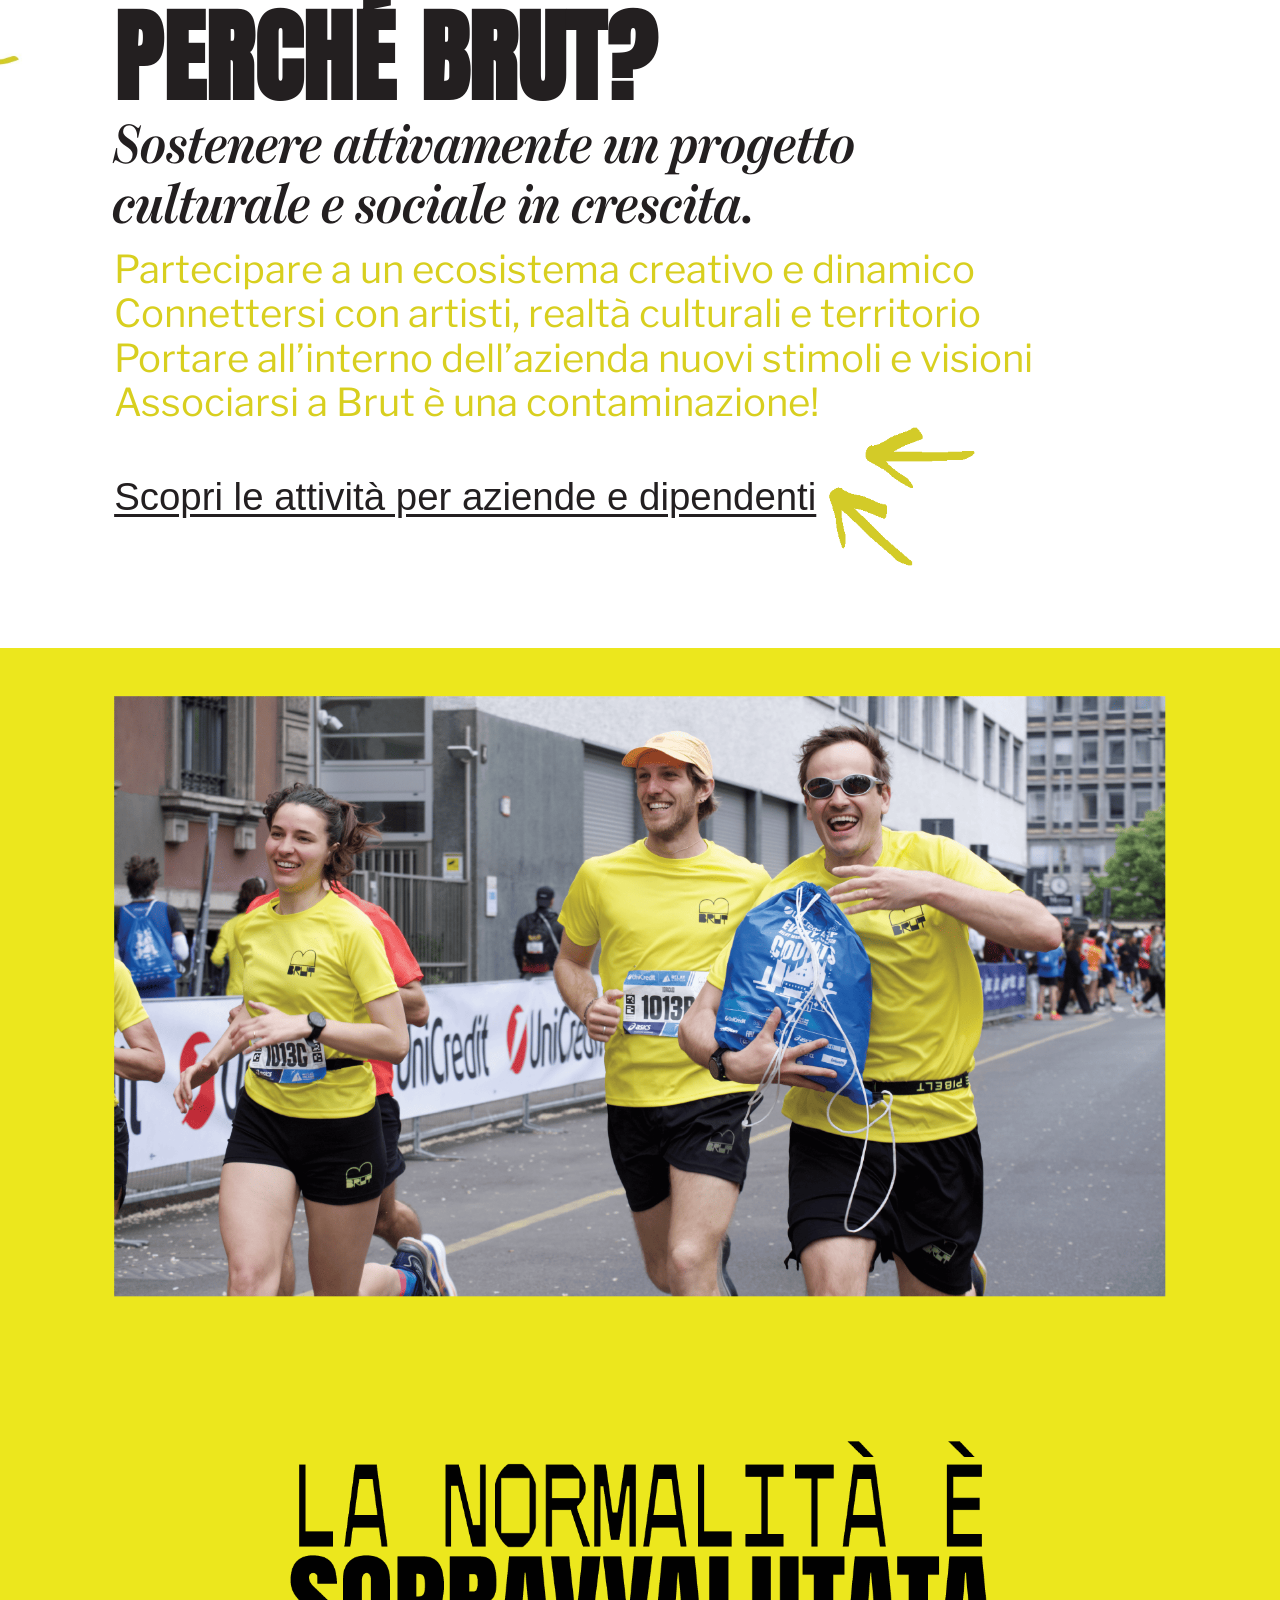
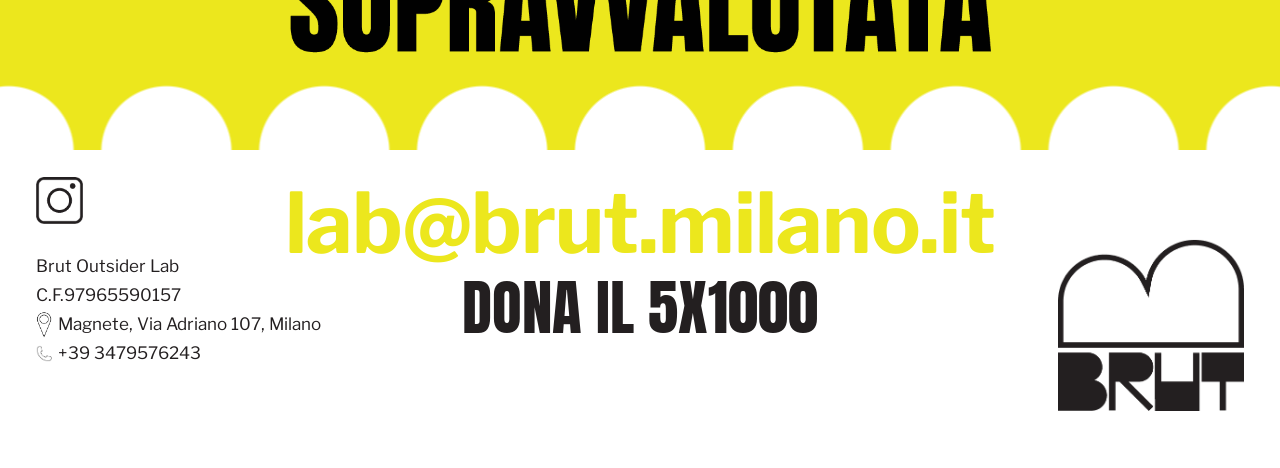
<file: aziende.html>
<!DOCTYPE html>
<html lang="it">
<head>
<meta charset="UTF-8">
<meta name="viewport" content="width=device-width, initial-scale=1.0">
<title>Con le aziende — BRUT Outsider Lab</title>
<meta name="description" content="Team building, volontariato aziendale, regali personalizzati e progetti creativi: porta BRUT nella tua azienda e sostieni un progetto culturale e sociale in crescita.">
<link rel="icon" href="favicon.ico" sizes="any">
<link rel="icon" type="image/png" sizes="32x32" href="favicon-32.png">
<link rel="icon" type="image/png" sizes="16x16" href="favicon-16.png">
<link rel="apple-touch-icon" href="apple-touch-icon.png">
<link rel="stylesheet" href="css/style.css?v=20260721b">
<script>document.documentElement.classList.add('js')</script>
</head>
<body class="footer-light">

<div data-include="header"></div>

<!-- ================= HERO ================= -->
<section class="hero hero--home hero--aziende">
  <div class="hero__art">
    <img src="assets/img/PaginaAziende__sito-05.png" alt="BRUT — Con le aziende, ma sei matto" fetchpriority="high">
  </div>
</section>

<!-- ================= SERVIZI (su giallo, come l’hero) ================= -->
<section class="section services-sec">
  <img class="frag-margin frag-to" src="assets/img/aziende_frag_to.jpg" alt="" aria-hidden="true">
  <div class="container">
    <ul class="services-list">
      <li>Team building</li>
      <li>Volontariato aziendale</li>
      <li>Regali aziendali personalizzati</li>
      <li>Allestimenti&nbsp;&nbsp;artistici</li>
      <li>Progettazione ambienti di lavoro</li>
      <li>Grafica e direzione creativa</li>
      <li>Progetti personalizzati</li>
    </ul>
  </div>
</section>

<!-- ================= PECHÈ BRUT? ================= -->
<section class="section perche">
  <img class="frag-margin frag-c" src="assets/img/aziende_frag_c.jpg" alt="" aria-hidden="true">
  <div class="container">
    <h2 class="heading">Perché Brut?</h2>
    <p class="subhead">Sostenere attivamente un progetto<br>culturale e sociale in crescita.</p>
    <ul class="yellow-list">
      <li>Partecipare a un ecosistema creativo e dinamico</li>
      <li>Connettersi con artisti, realtà culturali e territorio</li>
      <li>Portare all’interno dell’azienda nuovi stimoli e visioni</li>
      <li>Associarsi a Brut è una contaminazione!</li>
    </ul>
    <p class="cta-line">
      <a class="link-u" href="assets/pdf/brut-aziende.pdf" target="_blank" rel="noopener">Scopri le attività per aziende e dipendenti</a>
      <img class="arrow" src="assets/img/az_arrow_double.png" alt="">
    </p>
  </div>
</section>

<!-- ================= PHOTO ================= -->
<!-- ================= FOTO + CLAIM (su giallo) ================= -->
<section class="bottom-yellow">
  <div class="container">
    <img class="az-photo" src="assets/img/PaginaAziende__sito-35.png" alt="Team aziendale alla corsa solidale con BRUT">
    <img class="bottom-claim" src="assets/img/HomePage__sito-14.png" alt="La normalità è sopravvalutata">
  </div>
</section>

<div data-include="footer"></div>

<script src="js/lenis.min.js"></script>
<script src="js/main.js?v=20260721b"></script>
</body>
</html>
</file>
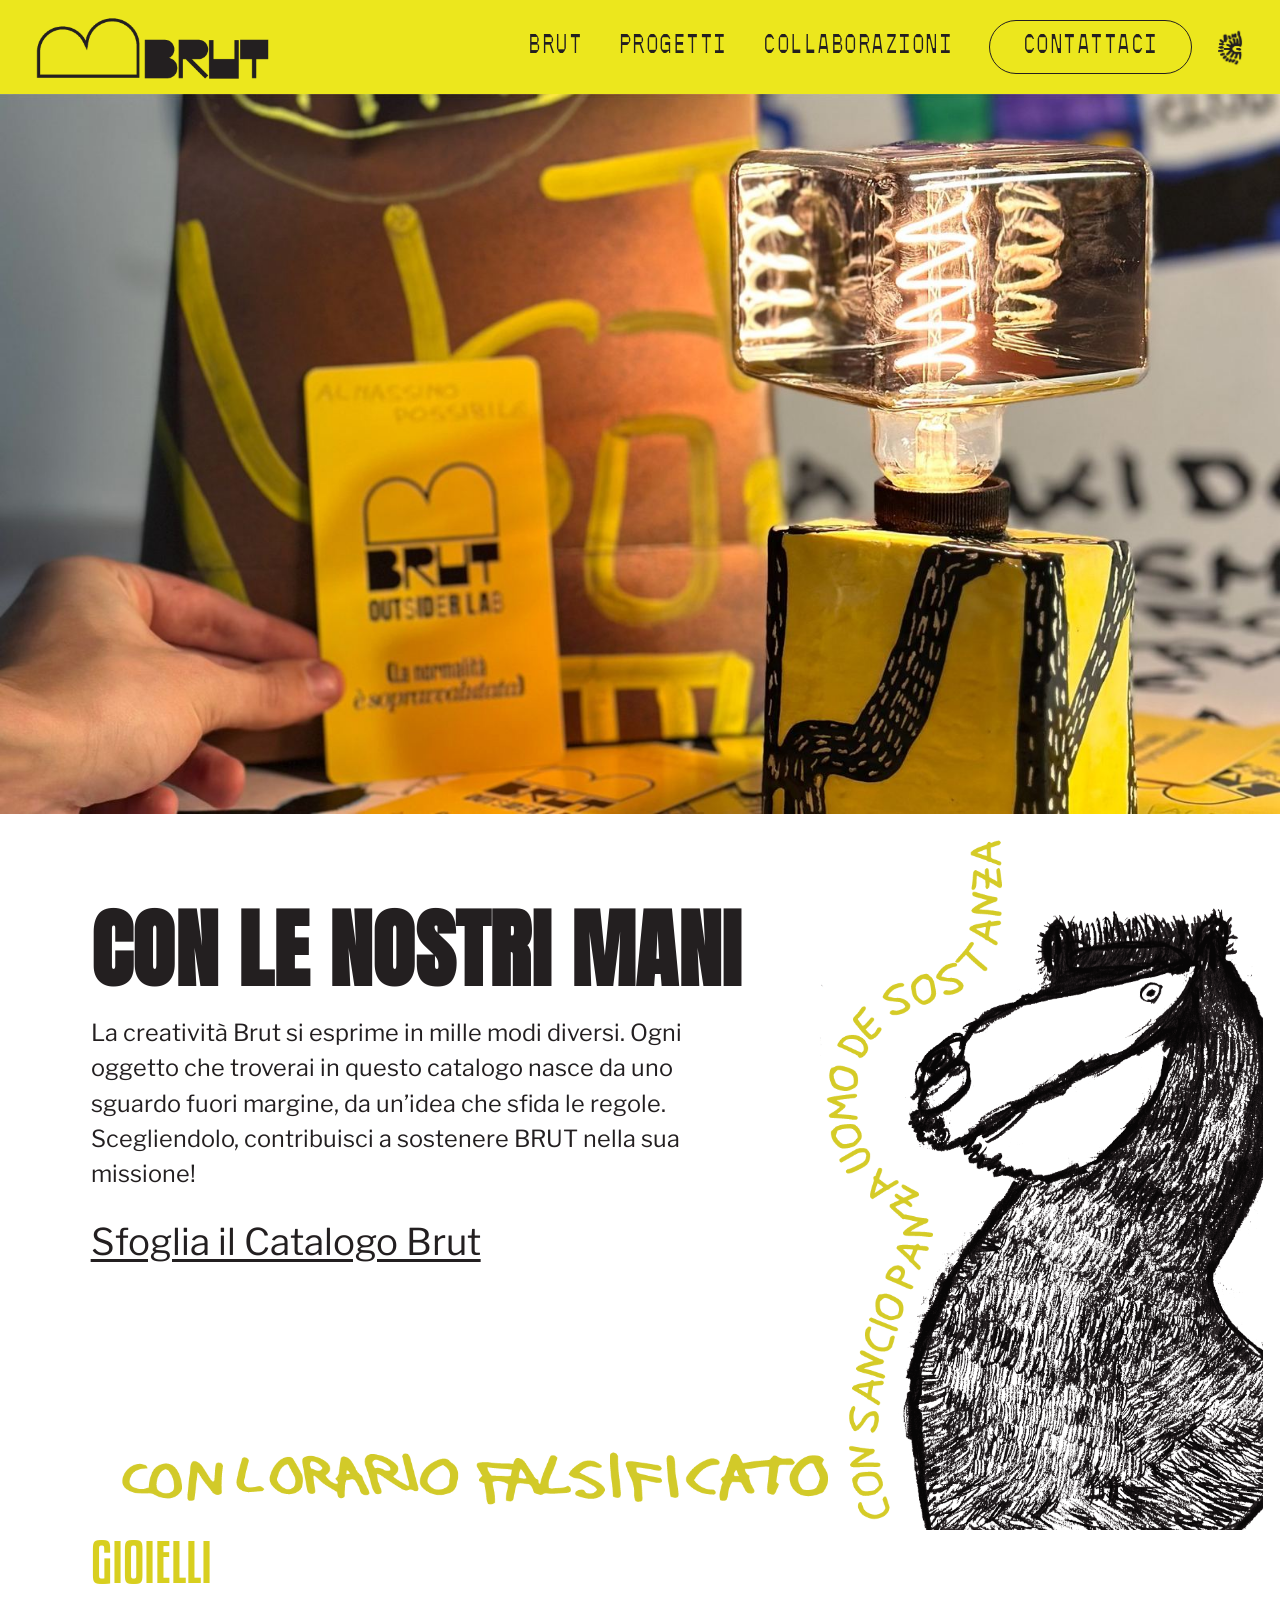
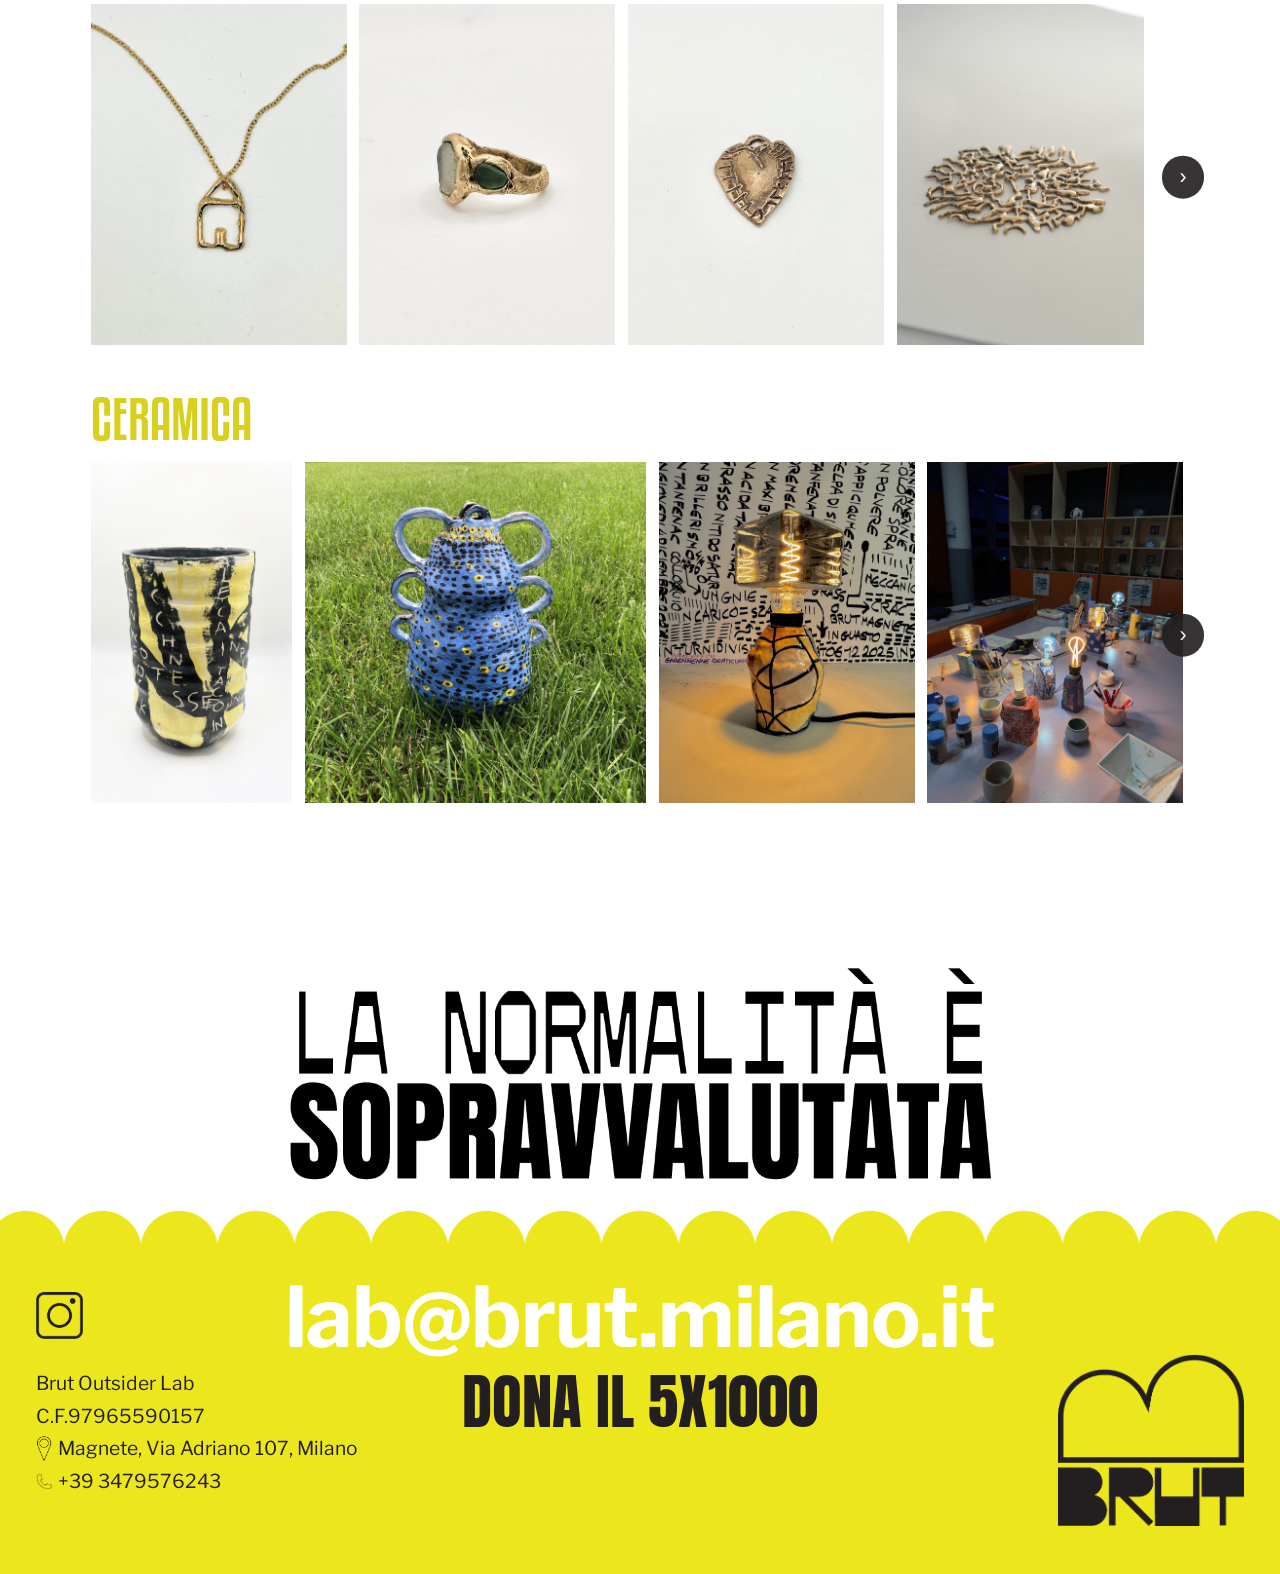
<file: lavori.html>
<!DOCTYPE html>
<html lang="it">
<head>
<meta charset="UTF-8">
<meta name="viewport" content="width=device-width, initial-scale=1.0">
<title>Con le nostre mani — Prodotti BRUT</title>
<meta name="description" content="La creatività Brut si esprime in mille modi diversi: gioielli, ceramica e oggetti unici nati da uno sguardo fuori margine. Scegliendoli sostieni BRUT.">
<link rel="icon" href="favicon.ico" sizes="any">
<link rel="icon" type="image/png" sizes="32x32" href="favicon-32.png">
<link rel="icon" type="image/png" sizes="16x16" href="favicon-16.png">
<link rel="apple-touch-icon" href="apple-touch-icon.png">
<link rel="stylesheet" href="css/style.css?v=20260721b">
<script>document.documentElement.classList.add('js')</script>
</head>
<body class="page-lavori">

<div data-include="header"></div>

<!-- ================= HERO PHOTO ================= -->
<section class="full-photo hero-photo">
  <img src="assets/img/lavori_hero_v2.jpg" alt="Lampada in ceramica BRUT fatta a mano" fetchpriority="high">
</section>

<!-- ================= CON LE NOSTRI MANI ================= -->
<section class="section">
  <div class="container split split--center">
    <div>
      <h1 class="heading">Con le nostri mani</h1>
      <p class="lead">La creatività Brut si esprime in mille modi diversi.
        Ogni oggetto che troverai in questo catalogo nasce da uno sguardo fuori margine,
        da un’idea che sfida le regole. Scegliendolo, contribuisci a sostenere BRUT
        nella sua missione!</p>
      <p class="cta-line">
        <a class="link-u" href="assets/pdf/catalogo-prodotti-brut.pdf" target="_blank" rel="noopener">Sfoglia il Catalogo Brut</a>
      </p>
    </div>
    <div class="media-ink">
      <img src="assets/img/PaginaLavori__sito-13.png" alt="">
    </div>
  </div>
</section>

<!-- nota manoscritta -->
<div class="container falsificato-wrap"><img class="note-falsificato" src="assets/img/PaginaArtbrut__sito-09.png" alt="Con l’orario falsificato"></div>

<!-- ================= SHOWCASE (gallery) ================= -->
<section class="section showcase" id="catalogo">
  <div class="container">
    <div class="gallery-block">
      <h3 class="gallery-label">Gioielli</h3>
      <div class="carousel" data-carousel>
        <div class="carousel__track">
          <img src="assets/img/prodotti/gioielli/g01.jpg" alt="Gioiello fatto a mano BRUT" loading="lazy" draggable="false">
          <img src="assets/img/prodotti/gioielli/g02.jpg" alt="Gioiello fatto a mano BRUT" loading="lazy" draggable="false">
          <img src="assets/img/prodotti/gioielli/g03.jpg" alt="Gioiello fatto a mano BRUT" loading="lazy" draggable="false">
          <img src="assets/img/prodotti/gioielli/g04.jpg" alt="Gioiello fatto a mano BRUT" loading="lazy" draggable="false">
          <img src="assets/img/prodotti/gioielli/g05.jpg" alt="Gioiello fatto a mano BRUT" loading="lazy" draggable="false">
          <img src="assets/img/prodotti/gioielli/g06.jpg" alt="Gioiello fatto a mano BRUT" loading="lazy" draggable="false">
          <img src="assets/img/prodotti/gioielli/g07.jpg" alt="Gioiello fatto a mano BRUT" loading="lazy" draggable="false">
          <img src="assets/img/prodotti/gioielli/g08.jpg" alt="Gioiello fatto a mano BRUT" loading="lazy" draggable="false">
          <img src="assets/img/prodotti/gioielli/g09.jpg" alt="Gioiello fatto a mano BRUT" loading="lazy" draggable="false">
          <img src="assets/img/prodotti/gioielli/g10.jpg" alt="Gioiello fatto a mano BRUT" loading="lazy" draggable="false">
          <img src="assets/img/prodotti/gioielli/g11.jpg" alt="Gioiello fatto a mano BRUT" loading="lazy" draggable="false">
          <img src="assets/img/prodotti/gioielli/g12.jpg" alt="Gioiello fatto a mano BRUT" loading="lazy" draggable="false">
          <img src="assets/img/prodotti/gioielli/g13.jpg" alt="Gioiello fatto a mano BRUT" loading="lazy" draggable="false">
          <img src="assets/img/prodotti/gioielli/g14.jpg" alt="Gioiello fatto a mano BRUT" loading="lazy" draggable="false">
          <img src="assets/img/prodotti/gioielli/g15.jpg" alt="Gioiello fatto a mano BRUT" loading="lazy" draggable="false">
        </div>
        <button class="carousel__prev" type="button" aria-label="Foto precedenti">&#8249;</button>
        <button class="carousel__next" type="button" aria-label="Foto successive">&#8250;</button>
      </div>
    </div>
    <div class="gallery-block">
      <h3 class="gallery-label">Ceramica</h3>
      <div class="carousel" data-carousel>
        <div class="carousel__track">
          <img src="assets/img/prodotti/ceramica/c01.jpg" alt="Ceramica fatta a mano BRUT" loading="lazy" draggable="false">
          <img src="assets/img/prodotti/ceramica/c02.jpg" alt="Ceramica fatta a mano BRUT" loading="lazy" draggable="false">
          <img src="assets/img/prodotti/ceramica/c03.jpg" alt="Ceramica fatta a mano BRUT" loading="lazy" draggable="false">
          <img src="assets/img/prodotti/ceramica/c04.jpg" alt="Ceramica fatta a mano BRUT" loading="lazy" draggable="false">
          <img src="assets/img/prodotti/ceramica/c05.jpg" alt="Ceramica fatta a mano BRUT" loading="lazy" draggable="false">
          <img src="assets/img/prodotti/ceramica/c06.jpg" alt="Ceramica fatta a mano BRUT" loading="lazy" draggable="false">
          <img src="assets/img/prodotti/ceramica/c07.jpg" alt="Ceramica fatta a mano BRUT" loading="lazy" draggable="false">
          <img src="assets/img/prodotti/ceramica/c08.jpg" alt="Ceramica fatta a mano BRUT" loading="lazy" draggable="false">
          <img src="assets/img/prodotti/ceramica/c09.jpg" alt="Ceramica fatta a mano BRUT" loading="lazy" draggable="false">
          <img src="assets/img/prodotti/ceramica/c10.jpg" alt="Ceramica fatta a mano BRUT" loading="lazy" draggable="false">
          <img src="assets/img/prodotti/ceramica/c11.jpg" alt="Ceramica fatta a mano BRUT" loading="lazy" draggable="false">
        </div>
        <button class="carousel__prev" type="button" aria-label="Foto precedenti">&#8249;</button>
        <button class="carousel__next" type="button" aria-label="Foto successive">&#8250;</button>
      </div>
    </div>
  </div>
</section>

<!-- ================= CLAIM ================= -->
<section class="section claim claim--center">
  <div class="container">
    <img class="claim__img" src="assets/img/HomePage__sito-14.png" alt="La normalità è sopravvalutata">
  </div>
</section>

<div data-include="footer"></div>

<script src="js/lenis.min.js"></script>
<script src="js/main.js?v=20260721b"></script>
</body>
</html>
</file>
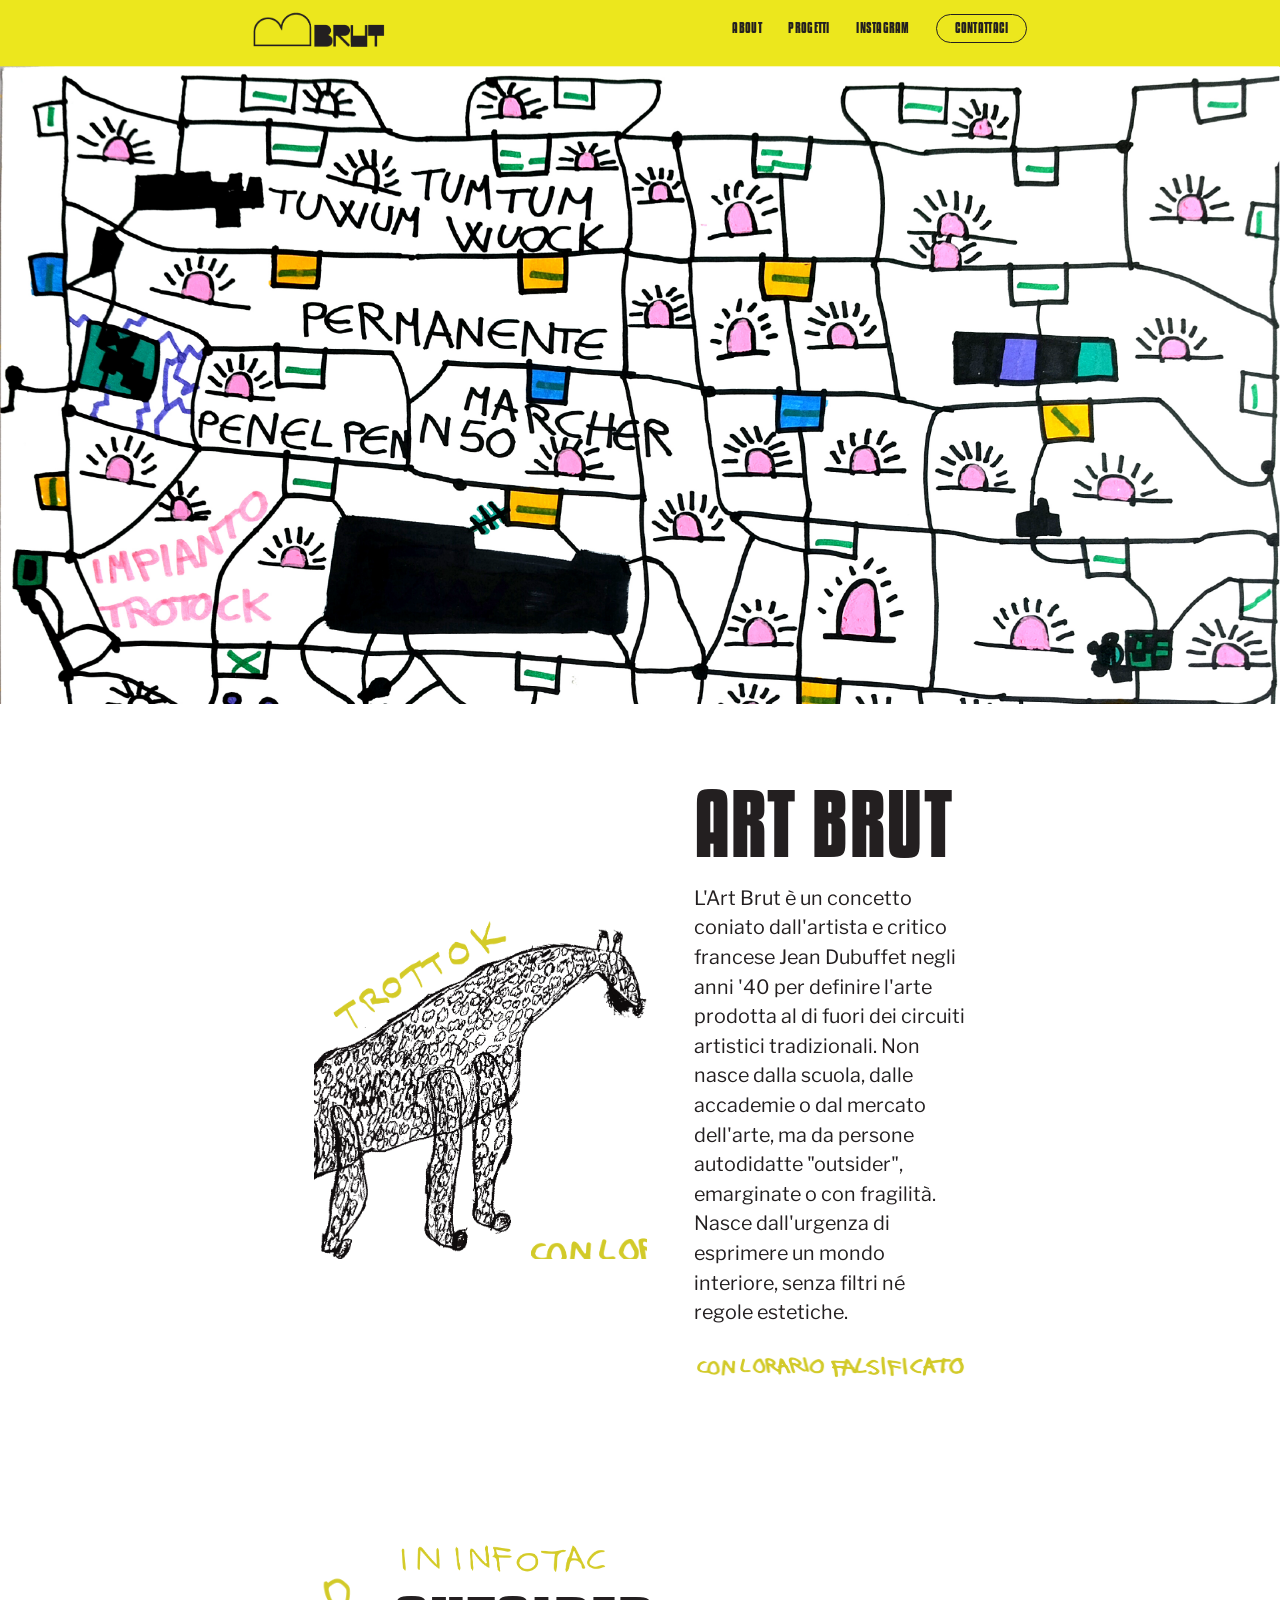
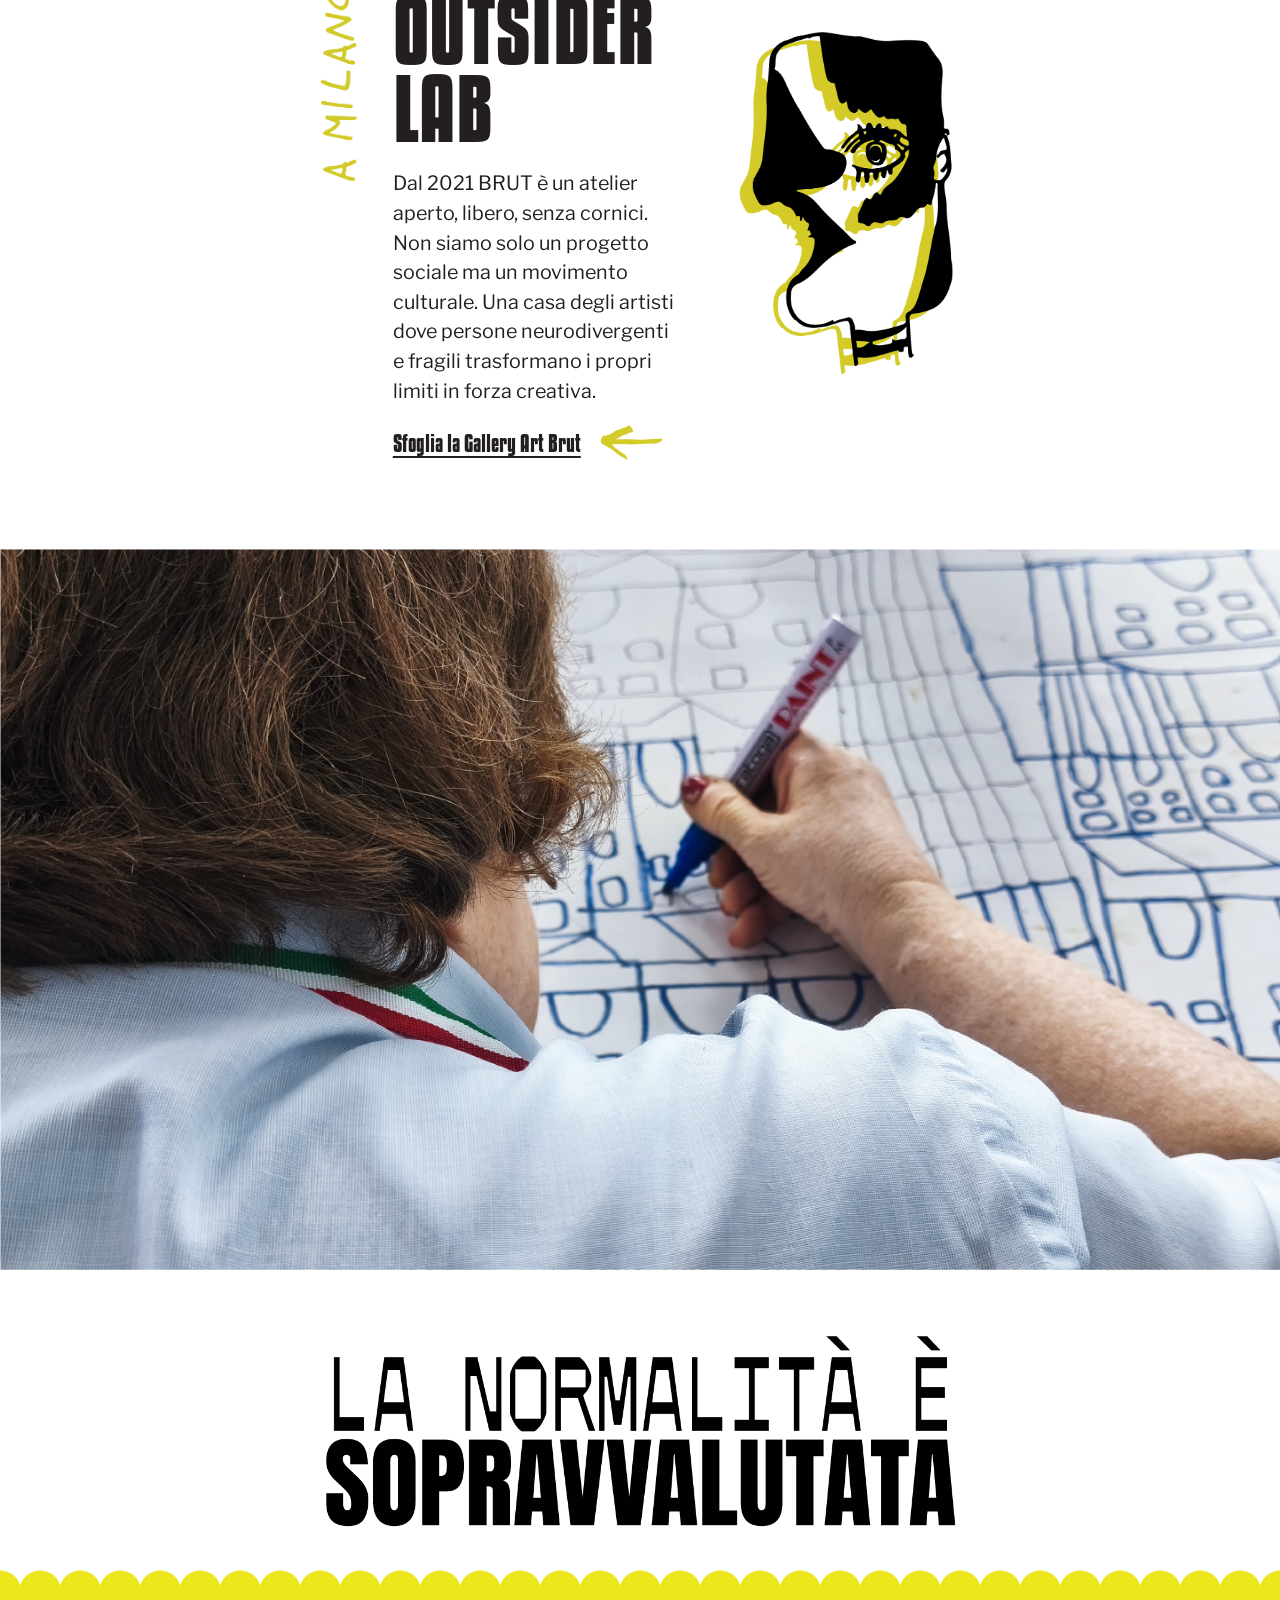
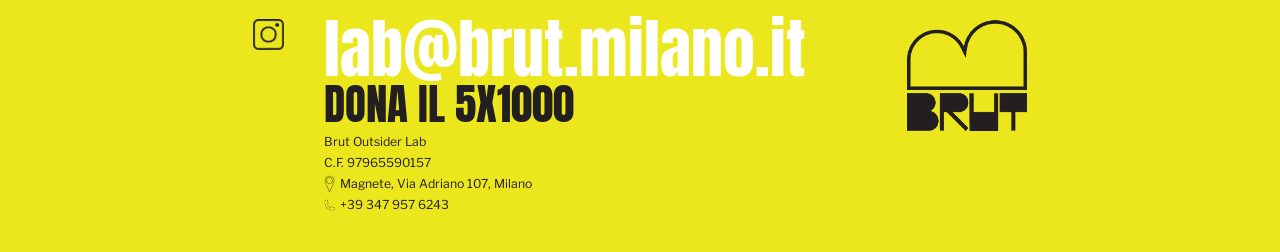
<file: site/art-brut.html>
<!DOCTYPE html>
<html lang="it">
<head>
<meta charset="UTF-8">
<meta name="viewport" content="width=device-width, initial-scale=1.0">
<title>Art Brut — Outsider Lab · BRUT</title>
<meta name="description" content="L'Art Brut è l'arte prodotta al di fuori dei circuiti tradizionali, da persone autodidatte outsider. Dal 2021 BRUT è un atelier aperto, libero, senza cornici a Milano.">
<link rel="icon" href="favicon.ico" sizes="any">
<link rel="icon" type="image/png" sizes="32x32" href="favicon-32.png">
<link rel="icon" type="image/png" sizes="16x16" href="favicon-16.png">
<link rel="apple-touch-icon" href="apple-touch-icon.png">
<link rel="stylesheet" href="css/style.css">
<script>document.documentElement.classList.add('js')</script>
</head>
<body>

<div data-include="header"></div>

<!-- ================= HERO BANNER ================= -->
<section class="hero-banner" aria-hidden="true">
  <img src="assets/img/artbrut_hero.png" alt="">
</section>

<!-- ================= ART BRUT ================= -->
<section class="section">
  <div class="container split split--center">
    <div class="media-ink">
      <img src="assets/img/PaginaArtbrut__sito-08.png" alt="">
    </div>
    <div>
      <h1 class="heading">Art Brut</h1>
      <p class="lead">L'Art Brut è un concetto coniato dall'artista e critico francese
        Jean Dubuffet negli anni '40 per definire l'arte prodotta al di fuori dei circuiti
        artistici tradizionali. Non nasce dalla scuola, dalle accademie o dal mercato
        dell'arte, ma da persone autodidatte "outsider", emarginate o con fragilità.
        Nasce dall'urgenza di esprimere un mondo interiore, senza filtri né regole estetiche.</p>
      <img class="note-hand note-falsificato" src="assets/img/PaginaArtbrut__sito-09.png" alt="Con l'orario falsificato">
    </div>
  </div>
</section>

<!-- ================= OUTSIDER LAB ================= -->
<section class="section outsider">
  <div class="container outsider__row">
    <img class="vert-milano" src="assets/img/PaginaArtbrut__sito-10.png" alt="A Milano">
    <div class="split split--center">
    <div>
      <img class="note-infotac" src="assets/img/PaginaArtbrut__sito-25.png" alt="In infotac">
      <h2 class="heading">Outsider Lab</h2>
      <p class="lead">Dal 2021 BRUT è un atelier aperto, libero, senza cornici.
        Non siamo solo un progetto sociale ma un movimento culturale. Una casa degli
        artisti dove persone neurodivergenti e fragili trasformano i propri limiti in
        forza creativa.</p>
      <p class="cta-line">
        <a class="link-u" href="#">Sfoglia la Gallery Art Brut</a>
        <img class="arrow" src="assets/img/PaginaArtbrut__sito-12.png" alt="">
      </p>
    </div>
    <div class="media-ink">
      <img src="assets/img/PaginaArtbrut__sito-11.png" alt="">
    </div>
    </div>
  </div>
</section>

<!-- ================= PHOTO ================= -->
<section class="full-photo">
  <img src="assets/img/PaginaArtbrut__sito-32.png" alt="Artista al lavoro nell'atelier BRUT">
</section>

<!-- ================= CLAIM ================= -->
<section class="section claim claim--center">
  <div class="container">
    <img class="claim__img" src="assets/img/HomePage__sito-14.png" alt="La normalità è sopravvalutata">
  </div>
</section>

<div data-include="footer"></div>

<script src="js/lenis.min.js"></script>
<script src="js/main.js"></script>
</body>
</html>
</file>
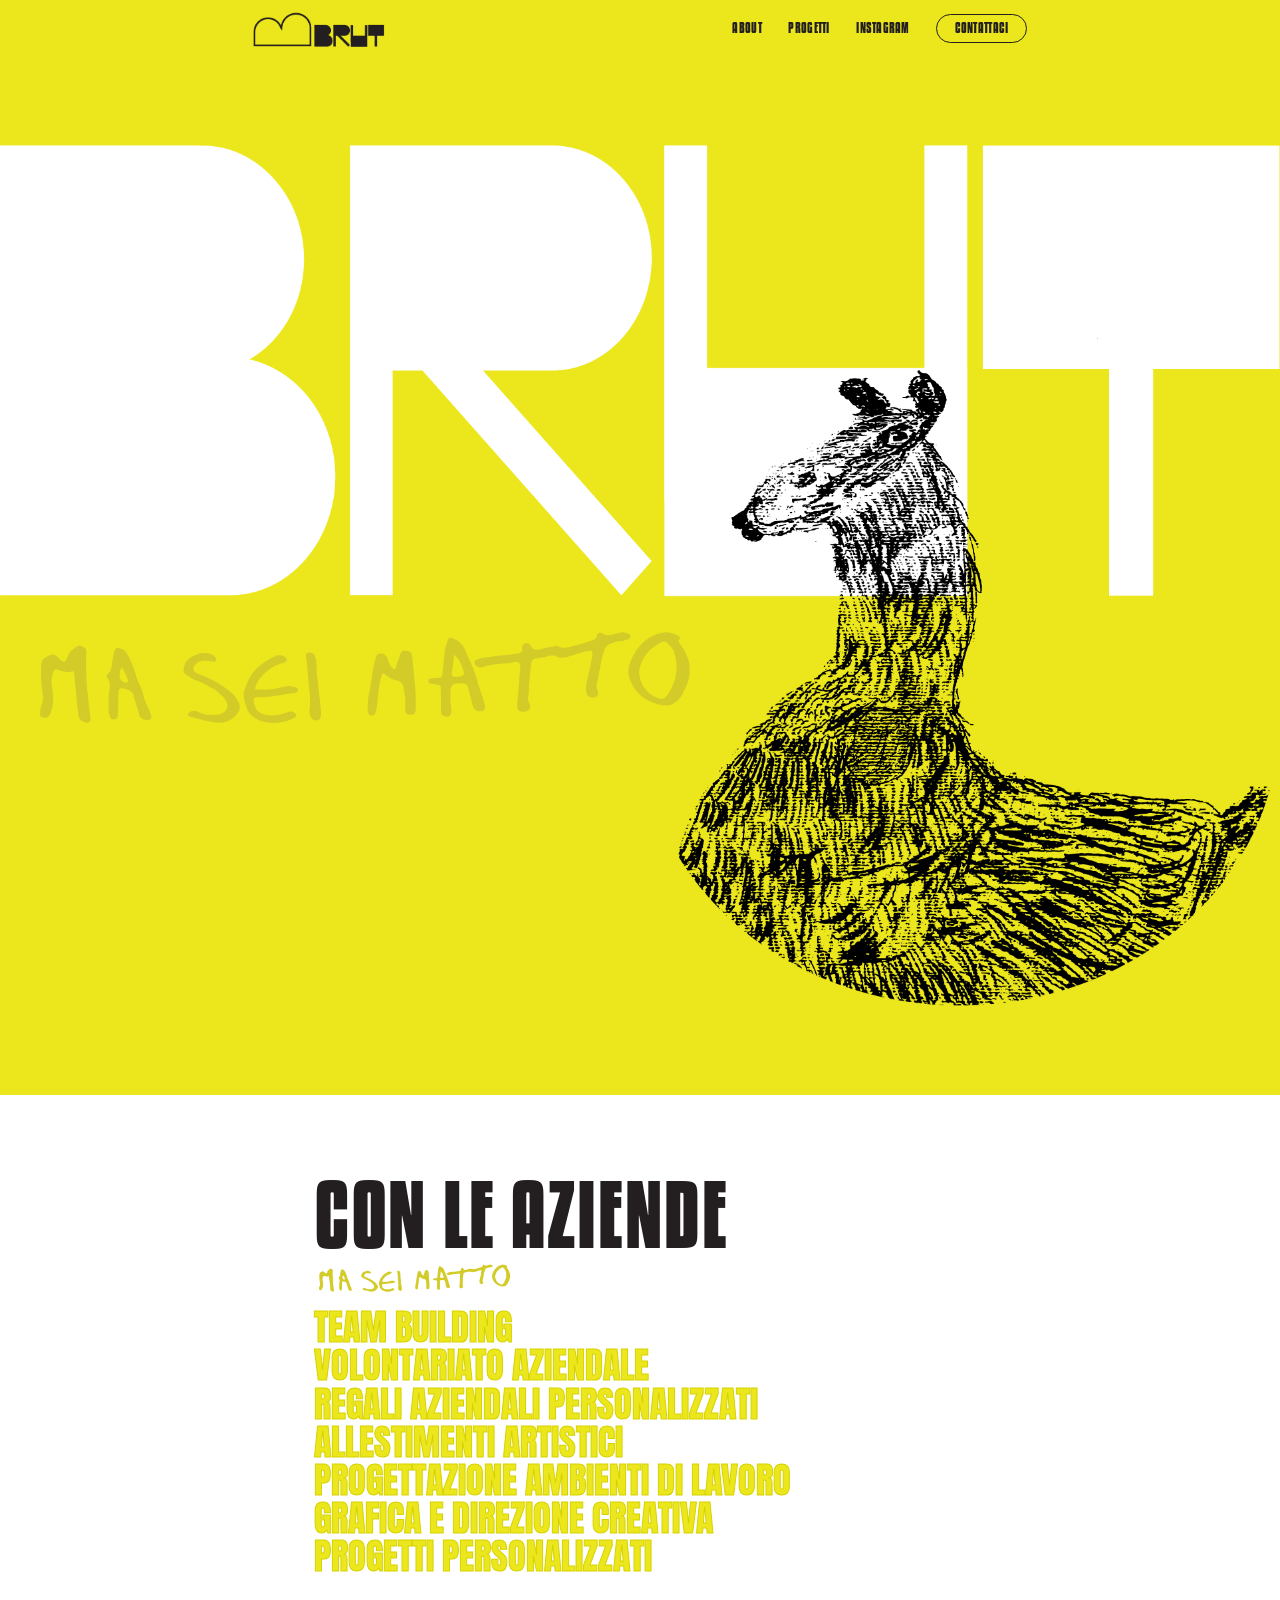
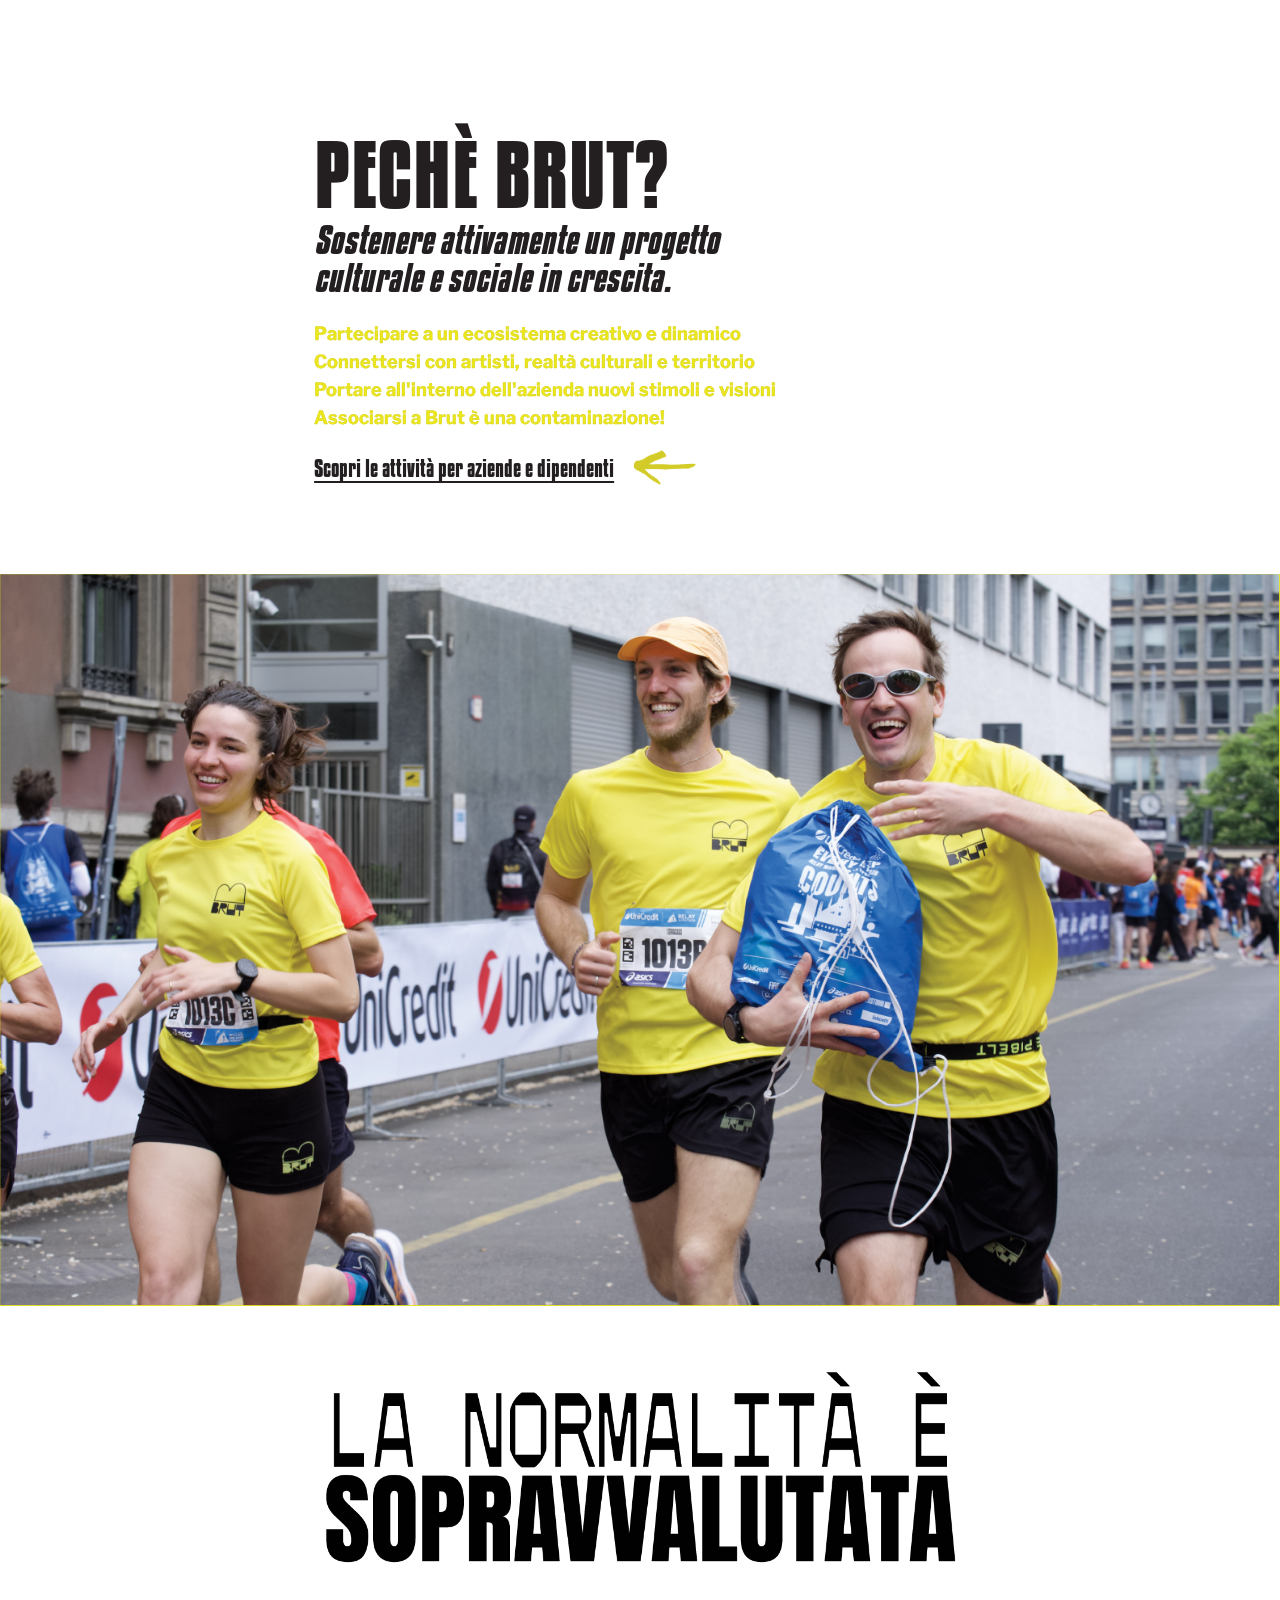
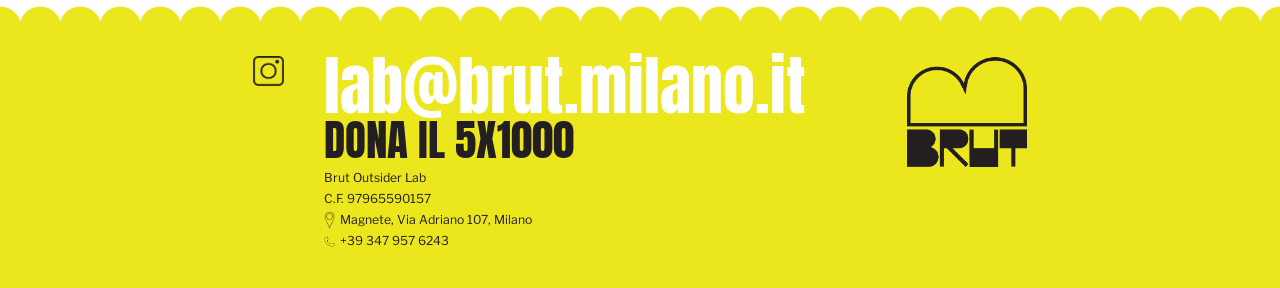
<file: site/aziende.html>
<!DOCTYPE html>
<html lang="it">
<head>
<meta charset="UTF-8">
<meta name="viewport" content="width=device-width, initial-scale=1.0">
<title>Con le aziende — BRUT Outsider Lab</title>
<meta name="description" content="Team building, volontariato aziendale, regali personalizzati e progetti creativi: porta BRUT nella tua azienda e sostieni un progetto culturale e sociale in crescita.">
<link rel="icon" href="favicon.ico" sizes="any">
<link rel="icon" type="image/png" sizes="32x32" href="favicon-32.png">
<link rel="icon" type="image/png" sizes="16x16" href="favicon-16.png">
<link rel="apple-touch-icon" href="apple-touch-icon.png">
<link rel="stylesheet" href="css/style.css">
<script>document.documentElement.classList.add('js')</script>
</head>
<body>

<div data-include="header"></div>

<!-- ================= HERO ================= -->
<section class="hero hero--home">
  <div class="hero__art">
    <img src="assets/img/HomePage__sito-06.png" alt="BRUT — ma sei matto" fetchpriority="high">
  </div>
</section>

<!-- ================= CON LE AZIENDE ================= -->
<section class="section">
  <div class="container">
    <h1 class="heading">Con le aziende</h1>
    <img class="note-hand note-maseimatto" src="assets/img/HomePage__sito-24.png" alt="Ma sei matto">
    <ul class="services-list">
      <li>Team building</li>
      <li>Volontariato aziendale</li>
      <li>Regali aziendali personalizzati</li>
      <li>Allestimenti artistici</li>
      <li>Progettazione ambienti di lavoro</li>
      <li>Grafica e direzione creativa</li>
      <li>Progetti personalizzati</li>
    </ul>
  </div>
</section>

<!-- ================= PECHÈ BRUT? ================= -->
<section class="section perche">
  <div class="container">
    <h2 class="heading">Pechè Brut?</h2>
    <p class="subhead">Sostenere attivamente un progetto<br>culturale e sociale in crescita.</p>
    <ul class="yellow-list">
      <li>Partecipare a un ecosistema creativo e dinamico</li>
      <li>Connettersi con artisti, realtà culturali e territorio</li>
      <li>Portare all'interno dell'azienda nuovi stimoli e visioni</li>
      <li>Associarsi a Brut è una contaminazione!</li>
    </ul>
    <p class="cta-line">
      <a class="link-u" href="#footer">Scopri le attività per aziende e dipendenti</a>
      <img class="arrow" src="assets/img/PaginaArtbrut__sito-12.png" alt="">
    </p>
  </div>
</section>

<!-- ================= PHOTO ================= -->
<section class="full-photo">
  <img src="assets/img/PaginaAziende__sito-35.png" alt="Team aziendale alla corsa solidale con BRUT">
</section>

<!-- ================= CLAIM ================= -->
<section class="section claim claim--center">
  <div class="container">
    <img class="claim__img" src="assets/img/HomePage__sito-14.png" alt="La normalità è sopravvalutata">
  </div>
</section>

<div data-include="footer"></div>

<script src="js/lenis.min.js"></script>
<script src="js/main.js"></script>
</body>
</html>
</file>
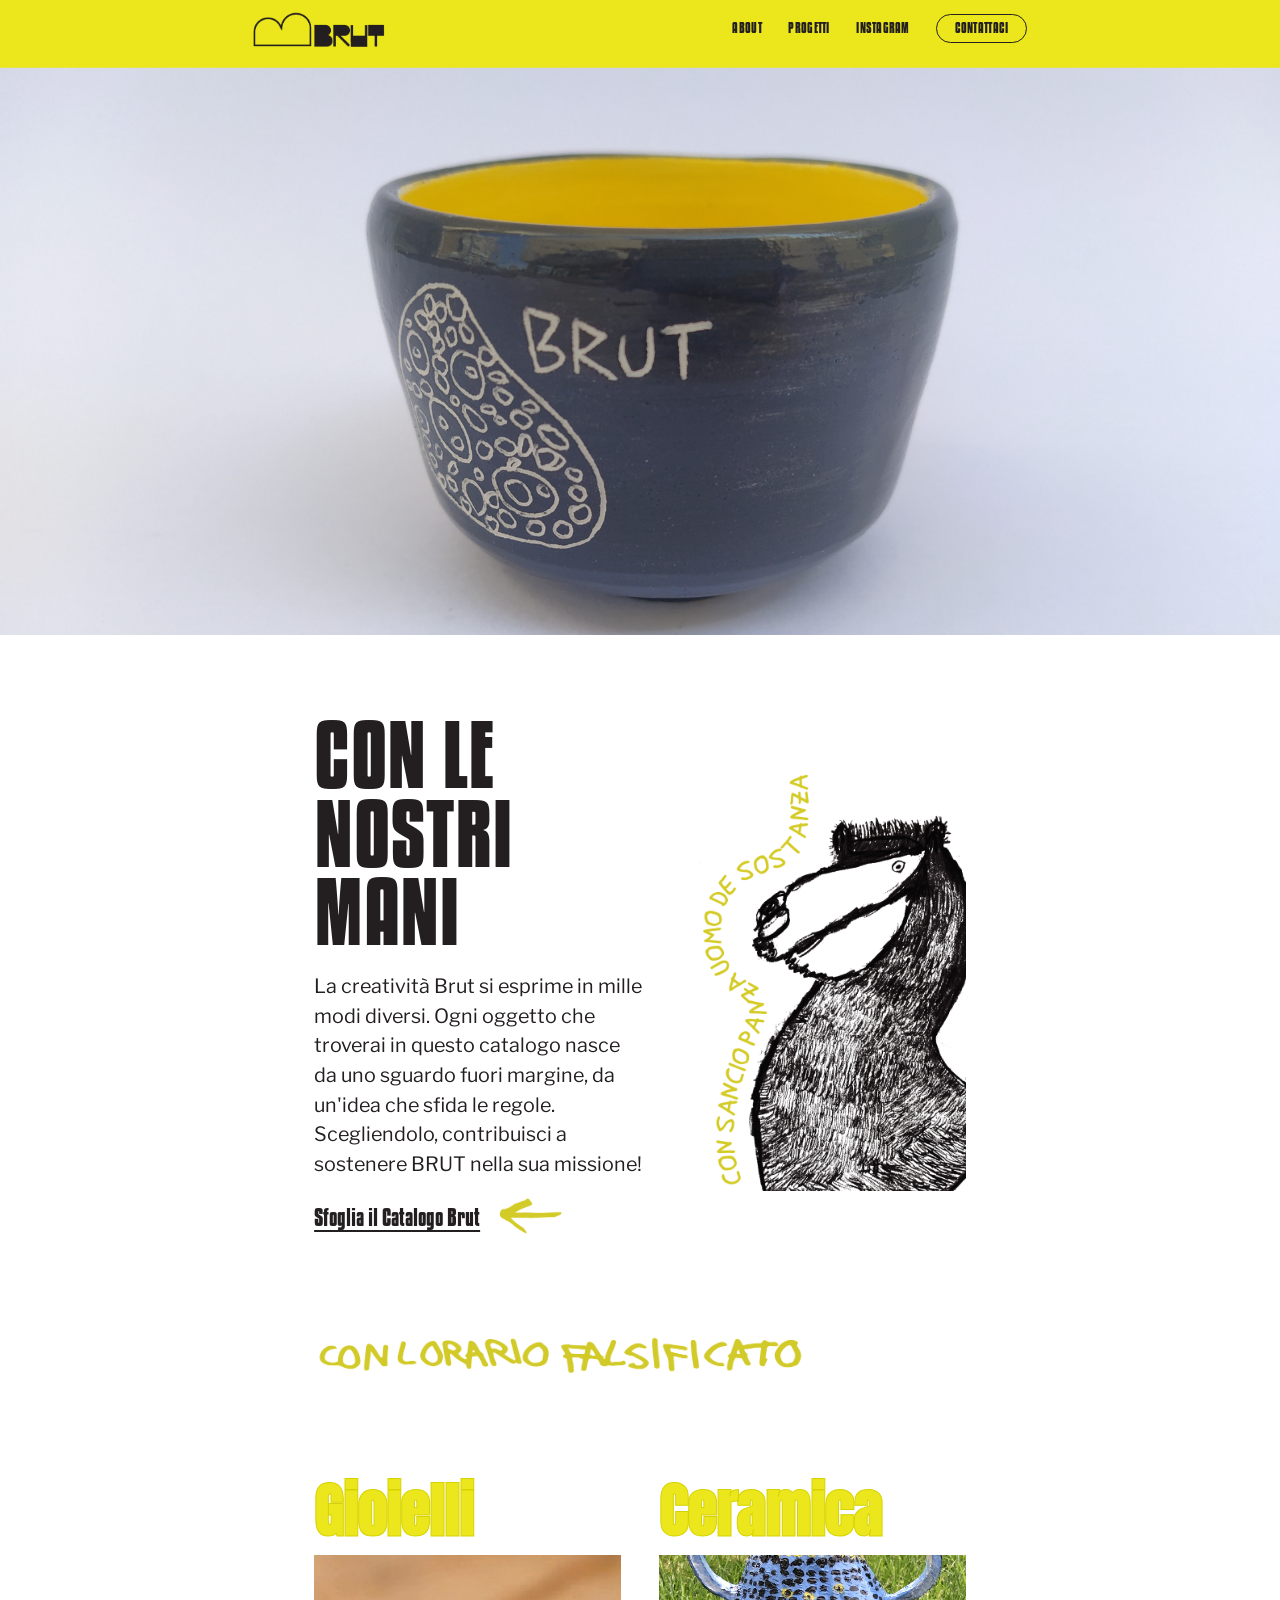
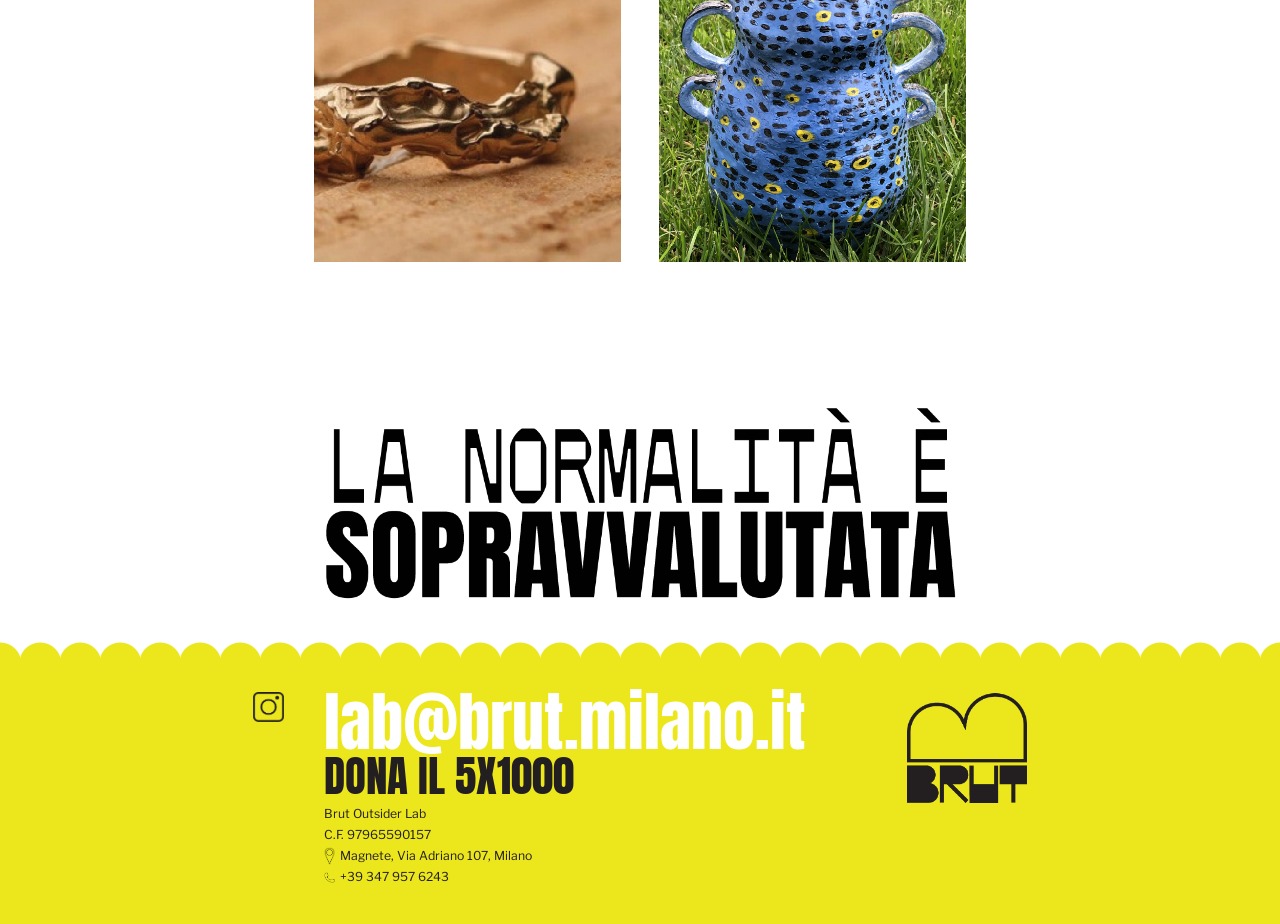
<file: site/lavori.html>
<!DOCTYPE html>
<html lang="it">
<head>
<meta charset="UTF-8">
<meta name="viewport" content="width=device-width, initial-scale=1.0">
<title>Con le nostre mani — Prodotti BRUT</title>
<meta name="description" content="La creatività Brut si esprime in mille modi diversi: gioielli, ceramica e oggetti unici nati da uno sguardo fuori margine. Scegliendoli sostieni BRUT.">
<link rel="icon" href="favicon.ico" sizes="any">
<link rel="icon" type="image/png" sizes="32x32" href="favicon-32.png">
<link rel="icon" type="image/png" sizes="16x16" href="favicon-16.png">
<link rel="apple-touch-icon" href="apple-touch-icon.png">
<link rel="stylesheet" href="css/style.css">
<script>document.documentElement.classList.add('js')</script>
</head>
<body>

<div data-include="header"></div>

<!-- ================= HERO PHOTO ================= -->
<section class="full-photo hero-photo">
  <img src="assets/img/lavori_bowl.png" alt="Ciotola in ceramica BRUT fatta a mano" fetchpriority="high">
</section>

<!-- ================= CON LE NOSTRI MANI ================= -->
<section class="section">
  <div class="container split split--center">
    <div>
      <h1 class="heading">Con le nostri mani</h1>
      <p class="lead">La creatività Brut si esprime in mille modi diversi.
        Ogni oggetto che troverai in questo catalogo nasce da uno sguardo fuori margine,
        da un'idea che sfida le regole. Scegliendolo, contribuisci a sostenere BRUT
        nella sua missione!</p>
      <p class="cta-line">
        <a class="link-u" href="#catalogo">Sfoglia il Catalogo Brut</a>
        <img class="arrow" src="assets/img/PaginaArtbrut__sito-12.png" alt="">
      </p>
    </div>
    <div class="media-ink">
      <img src="assets/img/PaginaLavori__sito-13.png" alt="">
    </div>
  </div>
</section>

<!-- nota manoscritta -->
<div class="container falsificato-wrap"><img class="note-falsificato" src="assets/img/PaginaArtbrut__sito-09.png" alt="Con l'orario falsificato"></div>

<!-- ================= SHOWCASE ================= -->
<section class="section showcase" id="catalogo">
  <div class="container">
    <div class="showcase__grid">
      <figure class="product">
        <h2 class="showcase__label">Gioielli</h2>
        <img src="assets/img/lavori_ring.png" alt="Anello in metallo fatto a mano">
      </figure>
      <figure class="product">
        <h2 class="showcase__label">Ceramica</h2>
        <img src="assets/img/lavori_ceramica.png" alt="Oggetto in ceramica decorata">
      </figure>
    </div>
  </div>
</section>

<!-- ================= CLAIM ================= -->
<section class="section claim claim--center">
  <div class="container">
    <img class="claim__img" src="assets/img/HomePage__sito-14.png" alt="La normalità è sopravvalutata">
  </div>
</section>

<div data-include="footer"></div>

<script src="js/lenis.min.js"></script>
<script src="js/main.js"></script>
</body>
</html>
</file>
<file: css/style.css>
/* ============================================================
   BRUT — Outsider Lab · static site
   Brand: yellow #ECE71D · ink #231F20 · white
   Layout proporzionale: 1rem = 16px @1920 → identico su ogni desktop.
   Nessun position:absolute. Overlap via CSS grid stacking.
   ============================================================ */

/* ---------- Fonts ---------- */
@font-face{font-family:"Anton";src:url("../assets/fonts/Anton-Regular.ttf") format("truetype");font-weight:400;font-style:normal;font-display:swap}
@font-face{font-family:"Kenyan Coffee";src:url("../assets/fonts/Kenyan_Coffee_Rg.otf") format("opentype");font-weight:400;font-style:normal;font-display:swap}
@font-face{font-family:"Kenyan Coffee";src:url("../assets/fonts/Kenyan_Coffee_Rg_It.otf") format("opentype");font-weight:400;font-style:italic;font-display:swap}
@font-face{font-family:"Kenyan Coffee";src:url("../assets/fonts/Kenyan_Coffee_Bd.otf") format("opentype");font-weight:700;font-style:normal;font-display:swap}
@font-face{font-family:"Kenyan Coffee";src:url("../assets/fonts/Kenyan_Coffee_Bd_It.otf") format("opentype");font-weight:700;font-style:italic;font-display:swap}
@font-face{font-family:"Libre Franklin";src:url("../assets/fonts/LibreFranklin-VariableFont_wght.ttf") format("truetype");font-weight:100 900;font-style:normal;font-display:swap}
@font-face{font-family:"Libre Franklin";src:url("../assets/fonts/LibreFranklin-Italic-VariableFont_wght.ttf") format("truetype");font-weight:100 900;font-style:italic;font-display:swap}
@font-face{font-family:"OT2049";src:url("../assets/fonts/OT2049-Regular.otf") format("opentype");font-weight:400;font-style:normal;font-display:swap}
@font-face{font-family:"OT2049";src:url("../assets/fonts/OT2049-Black.otf") format("opentype");font-weight:900;font-style:normal;font-display:swap}
@font-face{font-family:"OT2049";src:url("../assets/fonts/OT2049-Thin.otf") format("opentype");font-weight:200;font-style:normal;font-display:swap}
@font-face{font-family:"Moderno FB Cond";src:url("../assets/fonts/ModernoFBCond-Regular.otf") format("opentype");font-weight:400;font-style:normal;font-display:swap}
@font-face{font-family:"Moderno FB Cond";src:url("../assets/fonts/ModernoFBCond-Semibold.otf") format("opentype");font-weight:600;font-style:normal;font-display:swap}
@font-face{font-family:"Moderno FB Cond";src:url("../assets/fonts/ModernoFBCond-Bold.otf") format("opentype");font-weight:700;font-style:normal;font-display:swap}
@font-face{font-family:"Moderno FB Cond";src:url("../assets/fonts/ModernoFBCond-BoldItalic.otf") format("opentype");font-weight:700;font-style:italic;font-display:swap}

/* ---------- Proportional root ----------
   1rem scales with viewport width so the WHOLE desktop layout is a
   proportional copy of the 1920px design at any width (identical look). */
html{
  /* proporzionale tra ~1440 e 1920, poi bloccato: il design "congela" a 1920
     e su schermi più grandi resta crisp e centrato (vedi --page-max). */
  font-size:clamp(8.6px, calc(100vw / 120), 16px);
  scroll-behavior:smooth;
  -webkit-text-size-adjust:100%;
  background:#fff;
}

/* ---------- Tokens ---------- */
:root{
  --yellow:#ECE71D;
  --ink:#231F20;
  --white:#fff;
  --page-max:1920px;       /* il contenuto/le immagini non superano 1920, centrati */
  --pad:3.4rem;            /* ~54px: margine header/footer */
  --f-display:"Kenyan Coffee","Anton",sans-serif;
  --f-head:"Anton",sans-serif;
  --f-nav:"OT2049","Libre Franklin",monospace;
  --f-serif:"Moderno FB Cond",Georgia,serif;
  --f-body:"Libre Franklin",system-ui,sans-serif;
}

/* ---------- Reset ---------- */
*,*::before,*::after{box-sizing:border-box;margin:0;padding:0}
body{font-family:var(--f-body);color:var(--ink);background:var(--white);line-height:1.45;overflow-x:hidden}
img{display:block;max-width:100%;height:auto}
a{color:inherit;text-decoration:none}
ul{list-style:none}

.container{max-width:var(--page-max);margin-inline:auto;padding-inline:var(--pad);width:100%}
.section > .container{padding-inline:10.7rem}

/* ---------- Header (global, single style, sticky) ---------- */
.site-header{position:sticky;top:0;z-index:30;background:var(--yellow)}
.site-header .container{display:flex;align-items:center;justify-content:flex-start;padding-top:1rem;padding-bottom:1rem;gap:1.8rem}
.logo img{height:3.375rem;width:auto}
.main-nav{display:flex;align-items:center;gap:2.2rem;margin-left:auto}
.main-nav a{font-family:var(--f-nav);font-weight:400;text-transform:uppercase;letter-spacing:.02em;font-size:1.5rem}
.main-nav a:hover,.main-nav a[aria-current=page]{opacity:.55}
.btn-pill{border:.16rem solid var(--ink);border-radius:999px;padding:.5em 1.3em;line-height:1}
.btn-pill:hover{background:var(--ink);color:var(--yellow);opacity:1}
.menu-toggle{background:none;border:0;cursor:pointer;display:none;align-items:center}
.menu-toggle img{height:3rem;width:auto}

/* mobile dropdown nav */
.mobile-nav{background:var(--ink);color:var(--yellow);flex-direction:column;gap:2px;padding:.6rem var(--pad) 1.4rem;display:none}
.mobile-nav:not([hidden]){display:flex}
.mobile-nav a{font-family:var(--f-nav);font-weight:400;text-transform:uppercase;font-size:1.5rem;padding:.5rem 0;border-bottom:1px solid rgba(236,231,29,.25)}

/* ---------- Hero (composed image) ---------- */
.hero--home{background:#fff}
.hero--aziende{background:linear-gradient(to bottom,var(--yellow) 0 58%,#fff 58% 100%)}
.hero__art img{width:100%;max-width:var(--page-max);margin-inline:auto;display:block}
.hero-banner img{width:100%;max-width:var(--page-max);margin-inline:auto;display:block}
.full-photo img{width:100%;max-width:var(--page-max);margin-inline:auto;display:block}
.hero-photo img{width:100%;height:auto}

/* ---------- Generic section ---------- */
.section{padding-block:7.5rem;position:relative}
.eyebrow-hand img{width:30rem;margin-bottom:1rem}

.heading{font-family:var(--f-head);font-weight:700;text-transform:uppercase;font-size:8rem;line-height:.92;letter-spacing:.005em}
.subhead{font-family:var(--f-serif);font-weight:700;font-style:italic;font-size:2.9rem;line-height:1.1;margin-top:.3em}
.subhead .paren{font-style:normal}
.lead{font-size:2.2rem;line-height:1.5;max-width:36ch;margin-top:1.1em;font-weight:400}
.list-plain{margin-top:1.2em;font-size:1.95rem}
.list-plain li{margin-bottom:.35em;font-weight:500}

.split{display:grid;grid-template-columns:1.1fr .9fr;gap:4.375rem;align-items:center}
.media-ink img{width:100%}

/* hand-drawn yellow notes — IN FLOW (no absolute) */
.note-hand{display:block}

/* ---------- "Chi siamo" (text | note) ---------- */
.chisiamo__grid{display:grid;grid-template-columns:1fr auto;gap:3rem;align-items:start}
.note-totalmente{width:23.75rem;justify-self:end}

body.page-home .cosa{background:var(--yellow)}

/* ---------- Atelier ---------- */
.atelier-hero img{width:98.6%;margin:2rem 0 0;margin-inline:0}
.atelier-points{margin-top:1.4em}
.atelier-points li{display:flex;gap:1.3rem;margin-bottom:1.5em;align-items:flex-start}
.pt-flower{width:3.4rem;flex:0 0 auto;margin-top:.1rem}
.atelier-points h3{font-family:var(--f-display);font-weight:400;color:#d8cf1f;font-size:2rem;line-height:1;text-transform:uppercase}
.atelier-points p{margin-top:.4em;max-width:38rem}
.atelier-cta{position:relative;text-align:center}
.entra-btn{display:inline-block;position:relative}
.entra-txt{position:absolute;inset:0;display:flex;align-items:center;justify-content:center;font-family:var(--f-head);font-weight:400;color:#fff;text-transform:uppercase;font-size:2.1rem;line-height:1;letter-spacing:.01em}
.entra-btn img{width:55.2rem;max-width:80%}
.cta-animal{position:absolute}
.cta-animal--sx{left:0;top:4.4rem;width:29.2rem}
.cta-animal--dx{right:-11rem;top:6rem;width:37rem}
.tumtum{display:block;width:47.6rem;max-width:70%;margin:6.1rem auto 0;transform:translateX(-1.8rem)}

/* ---------- black art band ---------- */
.artband{background:var(--ink);line-height:0}
.artband img{width:100%;max-width:var(--page-max);margin-inline:auto}

/* ---------- Insieme (links) ---------- */
.linklist{margin-top:1.3em;font-size:2.1rem}
.linklist li{display:flex;align-items:center;gap:.5em;margin-bottom:.45em}
.linklist a{font-weight:700;text-decoration:underline;text-underline-offset:3px}
.linklist a:hover{color:#9c9a13}
.bullet{width:1em;height:1em;border:none;border-radius:0;flex:0 0 auto;background:url("../assets/img/bullet_flower.png") center/contain no-repeat;align-self:center}
.insieme .split--center{position:relative}
/* pavone: grande, appoggiato al bordo destro della pagina (bleed come le altre
   immagini full-width del sito), cosi' sfrutta tutta la larghezza a destra e
   il bordo dell'ala coincide col bordo pagina invece di galleggiare nel bianco */
.insieme .split--center{grid-template-columns:1fr 1fr}
.insieme__media{display:block;margin-right:-10.7rem}
.insieme__media .peacock{width:100%;max-width:none;margin:0 0 0 auto;display:block}
.insieme__media .note-esplosione{display:block;width:40rem;max-width:90%;margin:1.5rem 9rem 0 auto}

/* ---------- claim ---------- */
.claim--yellow{background:var(--yellow);position:relative;margin-top:2.1rem}
.claim--yellow::before{content:"";position:absolute;top:-1.9rem;left:0;right:0;height:2.1rem;background:radial-gradient(circle at 1.9rem 2.1rem, var(--yellow) 1.9rem, transparent 2rem);background-size:3.75rem 2.1rem;background-repeat:repeat-x;background-position:center top}
.claim{padding-block:4.375rem}
.claim .split{grid-template-columns:1.55fr .5fr;align-items:center}
.claim__img{width:100%;max-width:68rem}
.claim--center{text-align:center}
.claim--center .claim__img{margin-inline:auto;width:68rem;max-width:100%}

/* ---------- Aziende bottom: photo (inset) + claim on yellow ---------- */
.bottom-yellow{background:var(--yellow);padding-block:3.5rem 1.8rem;position:relative}
.bottom-yellow > .container{padding-inline:10.7rem}
.az-photo{width:100%;display:block}
.bottom-claim{display:block;margin:11.5rem auto 0;width:68rem;max-width:100%}
.bottom-yellow::after{content:"";position:absolute;left:0;right:0;bottom:-1px;height:6.4rem;background:radial-gradient(circle at 50% 100%, #fff 6rem, transparent 6.2rem);background-size:14.8rem 6.4rem;background-repeat:repeat-x;background-position:center bottom}

/* Aziende: header + footer WHITE (page-specific) */
body.footer-light .site-footer{padding-block:2.5rem 5.4rem}
body.footer-light .footer-email{font-size:7.8rem}
body.footer-light .footer-info{font-size:1.6rem}
body.footer-light .site-header{background:#fff}
body.footer-light .site-footer{background:#fff}
body.footer-light .site-footer::before{display:none}
body.footer-light .footer-email{color:var(--yellow)}
body.footer-light .footer-dona,
body.footer-light .footer-info{color:var(--ink)}
body.footer-light .footer-email{display:block;text-align:center}
body.footer-light .footer-dona{text-align:center}
body.footer-light .footer-logo{align-self:end}

/* ---------- Art Brut page extras ---------- */
.outsider__row{display:flex;align-items:flex-start;gap:3rem}
.vert-milano{width:4.375rem;flex:0 0 auto;margin-top:2rem}
.outsider__row .split{flex:1;grid-template-columns:1fr 1fr;align-items:center}
/* the face illustration is large and bleeds to the page edge (like the mockup) */
.outsider .media-ink{margin-right:-10.7rem}
.outsider .media-ink img{width:100%}
.note-falsificato{width:40rem;margin-top:2.5rem}
.note-infotac{width:20rem;margin-bottom:1.2rem}
.cta-line{display:flex;align-items:center;gap:1.1rem;margin-top:1.3em;flex-wrap:wrap}
.link-u{font-family:var(--f-body);font-weight:400;font-size:2.1rem;text-decoration:underline;text-underline-offset:4px}
.link-u:hover{color:#9c9a13}
.cta-line .arrow{width:7.5rem}

/* ---------- Lavori showcase ---------- */
.showcase__grid{display:grid;grid-template-columns:1fr 1fr;gap:3.5rem;margin-top:2rem}
.showcase__label{font-family:var(--f-display);font-weight:700;color:var(--yellow);font-size:5.5rem;line-height:1;margin-bottom:.25em;-webkit-text-stroke:1px #d6d200}
.product img{width:100%;height:auto}

/* ---------- Aziende lists ---------- */
.note-maseimatto{width:18.75rem;margin:.4rem 0 1.1rem}
.services-sec{padding-block:0 4rem;margin-top:-11.5rem}
.services-sec > .container{padding-inline:10.7rem 3.4rem}
.services-list{font-family:var(--f-display);font-weight:400;color:#d8cf1f;font-size:8rem;line-height:1.1;white-space:nowrap}
.services-list li{text-transform:uppercase}
.perche .subhead{margin-bottom:.5em;font-size:5.1rem;line-height:1.1}
.yellow-list{color:#d8cf1f;font-weight:400;font-size:3.6rem;line-height:1.15;margin-top:.5em}

/* ---------- Footer ---------- */
.site-footer{background:var(--yellow);position:relative;padding-block:2.9rem 3.4rem;margin-top:0}
.site-footer::before{
  content:"";position:absolute;top:-3.7rem;left:0;right:0;height:4.2rem;
  background:radial-gradient(circle at 3.6rem 4.2rem, var(--yellow) 3.6rem, transparent 3.7rem);
  background-size:7.2rem 4.2rem;background-repeat:repeat-x;background-position:center top;
}
.footer-grid{display:grid;grid-template-columns:1fr auto;gap:3.75rem;align-items:stretch;min-height:21.9rem}
.footer-left{justify-self:start}
.footer-logo{justify-self:end}
.footer-left{display:flex;flex-direction:column;gap:1.6rem}
.footer-ig img{width:2.875rem}
.footer-center{position:absolute;left:50%;top:2.8rem;transform:translateX(-50%);text-align:center}
.footer-email{font-family:var(--f-body);font-weight:700;color:var(--white);font-size:3.6rem;line-height:1.05;letter-spacing:-.01em}
.footer-dona{font-family:"Anton",sans-serif;font-weight:400;color:var(--ink);font-size:4rem;line-height:1;margin-top:.15em}
.footer-info{font-size:1.15rem;line-height:1.7;margin-top:.6rem}
.footer-info .row{display:flex;align-items:center;gap:.5rem}
.footer-info .row img{width:1rem}
.footer-logo{align-self:end}
.footer-logo img{width:11.25rem}

/* ---------- Scroll reveal ---------- */
:target{scroll-margin-top:5.6rem}
@media (prefers-reduced-motion:reduce){html{scroll-behavior:auto}}
@media (prefers-reduced-motion:no-preference){
  .js .section,.js .artband,.js .full-photo:not(.hero-photo){
    opacity:0;transform:translateY(2rem);
    transition:opacity .7s ease, transform .7s cubic-bezier(.2,.7,.2,1);
  }
  .js .is-visible,
  .js .full-photo.is-visible:not(.hero-photo){opacity:1;transform:none}
}

/* falsificato note wrapper (desktop base; mobile overridden below) */
.falsificato-wrap{padding-inline:10.7rem;margin-top:1rem}
.falsificato-wrap .note-falsificato{width:46rem;margin:0}

/* ---------- Photo carousel (product galleries) ---------- */
.gallery-block{margin-top:2.5rem}
.gallery-block + .gallery-block{margin-top:4rem}
.gallery-label{font-family:var(--f-display);font-weight:400;color:#d8cf1f;font-size:5rem;line-height:1;text-transform:uppercase;margin-bottom:1.4rem}
.carousel{position:relative}
.carousel__track{display:flex;gap:1.2rem;overflow-x:auto;scroll-snap-type:x mandatory;scroll-behavior:smooth;-webkit-overflow-scrolling:touch;scrollbar-width:none;padding-bottom:.5rem;cursor:grab}
.carousel__track::-webkit-scrollbar{display:none}
.carousel__track.is-dragging{scroll-behavior:auto;scroll-snap-type:none;cursor:grabbing}
.carousel__track img{height:32rem;width:auto;flex:0 0 auto;scroll-snap-align:start;object-fit:cover;display:block;user-select:none;-webkit-user-drag:none;background:#f2f2f0}
.carousel__prev,.carousel__next{position:absolute;top:50%;transform:translateY(-50%);width:4rem;height:4rem;border-radius:50%;border:none;background:var(--ink);color:var(--white);font-size:2rem;line-height:1;display:flex;align-items:center;justify-content:center;cursor:pointer;z-index:2;opacity:.9;transition:opacity .2s}
.carousel__prev:hover,.carousel__next:hover{opacity:1}
.carousel__prev{left:-1.4rem}
.carousel__next{right:-1.4rem}
.carousel__prev:disabled,.carousel__next:disabled{opacity:0;pointer-events:none}

.drawing-band img{width:100%;height:auto;display:block}
body.page-artbrut .drawing-band{padding-block:1.5rem 7rem}
/* ---------- Fading slideshow ---------- */
.slideshow{position:relative}
.slideshow__track{position:relative;width:100%;max-width:var(--page-max);margin-inline:auto;aspect-ratio:16/9;background:var(--ink)}
.slideshow__slide{position:absolute;inset:0;opacity:0;transition:opacity .8s ease;pointer-events:none}
.slideshow__slide.is-active{opacity:1;pointer-events:auto}
.slideshow__slide img{width:100%;height:100%;object-fit:contain;display:block}
.slideshow__prev,.slideshow__next{position:absolute;top:50%;transform:translateY(-50%);width:4.4rem;height:4.4rem;border-radius:50%;border:none;background:rgba(35,31,32,.72);color:#fff;font-size:2.2rem;cursor:pointer;z-index:3;display:flex;align-items:center;justify-content:center}
.slideshow__prev{left:2rem}.slideshow__next{right:2rem}
.slideshow__dots{position:absolute;left:0;right:0;bottom:1.6rem;display:flex;gap:.6rem;justify-content:center;z-index:3}
.slideshow__dot{width:.8rem;height:.8rem;border-radius:50%;border:none;background:rgba(255,255,255,.55);cursor:pointer;padding:0}
.slideshow__dot.is-active{background:#fff}
@media (max-width:1024px){
  .gallery-label{font-size:2.4rem;margin-bottom:.8rem}
  .carousel__track{gap:.7rem}
  .carousel__track img{height:16rem}
  .carousel__prev,.carousel__next{width:3rem;height:3rem;font-size:1.5rem}
  .carousel__prev{left:.2rem}.carousel__next{right:.2rem}
  .slideshow__prev,.slideshow__next{width:3.2rem;height:3.2rem;font-size:1.6rem}
  .slideshow__prev{left:.6rem}.slideshow__next{right:.6rem}
}

/* ============================================================
   MOBILE / TABLET (≤1024px): layout fisso e stack, fuori dal
   sistema proporzionale desktop.
   ============================================================ */
@media (max-width:1024px){
  html{font-size:16px}
  :root{--pad:20px}
  .container{padding-inline:20px}
  .section > .container{padding-inline:20px}
  .falsificato-wrap{padding-inline:20px;margin-top:0}
  .section{padding-block:3.2rem}
  .menu-toggle{display:inline-flex}
  .main-nav{display:none}
  .split,.chisiamo__grid,.showcase__grid,.claim .split{grid-template-columns:1fr;gap:1.4rem}
  .chisiamo__grid{justify-items:start}
  .claim .media-ink{display:none}
  .outsider__row{flex-direction:column;gap:1.2rem}
  .outsider__row .split{grid-template-columns:1fr;gap:1.4rem}
  .outsider .media-ink{margin-right:0}
  .bottom-yellow > .container{padding-inline:20px}
  .yellow-list{font-size:1.25rem}

  /* images stay inside their own section (natural order, full-width-capped) */
  .media-ink{order:0;margin:0}
  .media-ink img{max-width:100%;width:auto;max-height:none;margin:0 auto}
  .giraffe-media{margin-left:0}
  .giraffe-media img,.cosa .media-ink img,.insieme__media .peacock,
  body.page-lavori .media-ink img,.outsider .media-ink img{width:auto;max-width:min(100%,440px);max-height:64vh;height:auto;margin-inline:auto;display:block}

  /* handwritten yellow notes: contained, inline */
  .note-totalmente{justify-self:start;width:min(70%,300px);margin-top:.6rem}
  .insieme__media .note-esplosione{position:static;left:auto;top:auto;width:min(88%,360px);margin:-.6rem 0 0}
  .note-falsificato,.falsificato-wrap .note-falsificato,.note-infotac,.note-maseimatto,.eyebrow-hand img{width:min(85%,340px);margin:.4rem 0}
  .brut-mark{width:min(45%,150px)}

  /* services list: wrap, no horizontal overflow */
  .services-list{font-size:1.9rem;line-height:1.18;white-space:normal}

  .footer-grid{grid-template-columns:auto 1fr;gap:1.2rem 1.4rem}
  .footer-logo{grid-column:1 / -1}
  .heading{font-size:2.6rem}
  .subhead{font-size:1.5rem}
  .lead,.list-plain{font-size:1.05rem}
  .linklist{font-size:1.2rem}
  .footer-email,body.footer-light .footer-email{font-size:2.1rem}
  .footer-dona,body.footer-light .footer-dona{font-size:1.5rem}
  .perche .subhead{font-size:1.7rem;line-height:1.2}
  .yellow-list{font-size:1.05rem}
  .link-u{font-size:1.3rem}
  .cta-line .arrow,.perche .cta-line .arrow{width:80px}
  .claim__img,.claim--center .claim__img,body.page-lavori .claim--center .claim__img{width:100%}
  .vert-milano{display:none}
  .frag-margin{display:none}
  .footer-center{position:static;left:auto;top:auto;transform:none}
  .atelier-points p br{display:none}
  /* fix mobile da screenshot cliente */
  .insieme .split--center{grid-template-columns:1fr}
  .services-sec{margin-top:0}
  body.footer-light .bottom-yellow{padding-block:2.5rem 9rem}
  .bottom-claim{margin:3rem auto 0}
  .perche .cta-line .arrow{display:none}
  .tumtum{transform:none;margin:2rem auto 0}
  .atelier-cta{padding-block:1.5rem 2rem}
  /* smerli a misura mobile (le misure rem del desktop erano enormi a 16px) */
  .site-footer::before{height:16px;top:-14px;background-size:34px 16px;background-image:radial-gradient(circle at 17px 16px, var(--yellow) 15px, transparent 16px)}
  .bottom-yellow::after{height:16px;background-size:34px 16px;background-image:radial-gradient(circle at 50% 100%, #fff 15px, transparent 16px)}
  body.footer-light .bottom-yellow{padding-block:2.5rem 3.5rem}
  .cta-animal{position:static;width:38%;display:inline-block;vertical-align:bottom;margin:0 2%}
  .entra-btn img{max-width:92%}
  .atelier-insieme__media{margin-left:0}
  .atelier-insieme__media img{width:100%}
}
@media (max-width:560px){
  .heading{font-size:2.35rem}
  .footer-grid{grid-template-columns:1fr}
  .services-list{font-size:1.7rem}
  .note-totalmente{width:min(62%,260px)}
}

/* ---------- Lenis smooth scroll ---------- */
html.lenis,html.lenis body{height:auto}
.lenis.lenis-smooth{scroll-behavior:auto!important}
.lenis.lenis-smooth [data-lenis-prevent]{overscroll-behavior:contain}
.lenis.lenis-stopped{overflow:hidden}

/* ============================================================
   QA refinements (pixel-QA driven) — DESKTOP only (>=1025px)
   ============================================================ */
@media (min-width:1025px){
  /* Header slightly larger (all pages) */
  .main-nav a{font-size:2.4rem}
  .main-nav{gap:3.4rem}
  .logo img{height:6rem}
  .site-header .container{padding-top:1.4rem;padding-bottom:1.4rem;gap:2.4rem}
  .menu-toggle{display:inline-flex;pointer-events:none}
  .menu-toggle img{height:4rem}

  /* Parenthetical subheads: bigger serif (Home) */
  .subhead{font-size:4.6rem}
  .claim--center .claim__img{width:58rem}
  .note-totalmente{margin-top:6rem;width:34.5rem}
  .eyebrow-hand img{width:38rem;margin-bottom:1.4rem}

  /* ---- HOME (misure dal mockup cliente, scala 1920) ---- */
  body.page-home .heading{font-size:7.25rem}
  body.page-home .cosa .heading,body.page-home .insieme .heading{font-size:8.15rem;white-space:nowrap}
  .list-plain{font-size:2.6rem;line-height:1.3}
  .list-plain li{margin-bottom:.25em}
  .linklist{font-size:2.4rem;line-height:1.45}
  .linklist li{margin-bottom:.3em}
  body.page-home .chisiamo .lead{font-size:2.5rem;max-width:52rem}
  /* sezione "cosa facciamo": fondo giallo pieno come nel mockup */
  body.page-home .section.cosa{background:var(--yellow);padding-block:9rem 8rem}
  .cosa .eyebrow-hand img{width:42.5rem;filter:brightness(.88) saturate(1.15)}
  .cosa .media-ink{margin-right:-7rem}
  .cosa .media-ink img{width:auto;max-height:50.5rem;margin-left:auto;display:block}
  .insieme .subhead{white-space:nowrap}
  body.page-home .section{padding-block:4.7rem}
  /* "insieme a brut": pavone in alto accanto al titolo, nota a sinistra
     della coda, coda che scende affiancando il claim (come nel mockup) */
  body.page-home .chisiamo{padding-block:9.5rem 11rem}
  body.page-home .insieme{padding-top:16rem}
  body.page-home .insieme .split--center{align-items:start}
  .insieme__media{margin-left:-1rem}
  .insieme__media .peacock{width:100%;margin-top:-2.5rem;margin-bottom:-14rem}
  .insieme__media .note-esplosione{position:absolute;left:45.4rem;top:35.4rem;width:43.3rem;margin:0;z-index:2}
  body.page-home .claim--center{margin-top:-9.1rem;padding-bottom:3.9rem}
  body.page-home .claim--center .claim__img{width:65.5rem}

  /* ---- ATELIER (misure dal mockup cliente, scala 1920) ---- */
  body.page-atelier .section > .container{padding-inline:10.1rem}
  .atelier-hero img{margin-top:3.9rem}
  body.page-atelier .atelier-intro{padding-block:2rem 5.8rem}
  body.page-atelier .atelier-intro .heading{font-size:8.1rem}
  body.page-atelier .atelier-intro .lead{font-size:2.5rem;line-height:1.22;max-width:84rem;margin-top:5.8rem}
  body.page-atelier .atelier-insieme{padding-block:0}
  body.page-atelier .atelier-insieme .split--center{grid-template-columns:39rem 1fr;gap:4.375rem;align-items:start}
  .atelier-insieme__media{margin-left:-10.1rem}
  .atelier-insieme__media img{width:53rem;max-width:none}
  body.page-atelier .atelier-insieme .heading{font-size:8.15rem;white-space:nowrap;margin-top:3.6rem}
  body.page-atelier .atelier-points{margin-top:7.75rem}
  body.page-atelier .atelier-points h3{font-size:4.6rem}
  body.page-atelier .atelier-points li{margin-bottom:3.9rem;gap:1.9rem}
  body.page-atelier .atelier-points p{font-size:1.85rem;line-height:1.35;max-width:none;margin-left:2.6rem}
  body.page-atelier .atelier-cta{padding-block:14.4rem 2.4rem;overflow-x:clip}
  body.page-atelier .entra-btn img{max-width:none}
  .entra-txt{font-size:6rem}
  body.page-atelier .full-photo img{width:100%;max-width:none}
  body.page-atelier .claim{padding-block:5rem 3.7rem}
  body.page-atelier .claim--center .claim__img{width:65.5rem}

  /* ---- FOOTER (scala dal mockup) ---- */
  .site-footer{padding-block:4.5rem}
  .footer-email{font-size:7.8rem}
  .footer-dona{font-size:5.7rem}
  .footer-info{font-size:1.8rem;margin-top:1rem}
  .footer-info .row{white-space:nowrap}
  .footer-info .row img{width:1.5rem}
  .footer-ig img{width:4.4rem}
  .footer-logo img{width:17.4rem}

  /* ---- ART BRUT (misure dal mockup cliente, scala 1920) ---- */
  .giraffe-media{margin-left:-10.7rem}
  .giraffe-media img{max-width:none;width:54rem;margin-right:auto}
  body.page-artbrut .section > .split--center{grid-template-columns:40.9rem 1fr}
  body.page-artbrut .lead{font-size:2.8rem;line-height:1.21;max-width:56.3rem}
  .brut-mark{width:27rem;display:block;margin-bottom:1rem}
  .outsider__row{display:block;position:relative}
  .vert-milano{position:absolute;left:1.9rem;top:14.5rem;width:6.9rem}
  .outsider .split--center > div:first-child{position:relative}
  .note-infotac{position:absolute;left:28rem;top:7rem;width:40rem;margin:0}
  .outsider .media-ink{margin-right:-7.4rem;overflow:visible}
  .outsider .media-ink img{width:auto;max-height:58rem;margin-left:auto}
  .note-falsificato{width:69.5rem;max-width:none;margin-left:-23.3rem}
  body.page-artbrut .link-u{font-size:3.4rem}
  body.page-artbrut .outsider .split--center{grid-template-columns:64.6rem 1fr}
  body.page-artbrut .cta-line{flex-wrap:nowrap;gap:2.5rem}
  body.page-artbrut .cta-line .arrow{width:11rem}
  body.page-artbrut .slideshow{max-width:1442px;margin-inline:auto}
  body.page-artbrut .full-photo img{max-width:1442px}
  body.page-artbrut .claim--center .claim__img{width:80rem}
  body.page-artbrut .section{padding-block:5rem 2rem}
  body.page-artbrut .outsider{padding-block:1rem 7rem}
  body.page-artbrut .outsider .lead{max-width:64.6rem}
  body.page-artbrut .drawing-band{padding-block:0 10.1rem}
  body.page-artbrut .claim{padding-block:4.375rem 4.8rem}

  /* ---- LAVORI ---- */
  body.page-lavori .split--center{grid-template-columns:1fr .9fr;align-items:start}
  body.page-lavori .hero-photo img{aspect-ratio:16/9;object-fit:cover;width:100%}
  body.page-lavori .section > .container{padding-inline:8.5rem}
  body.page-lavori .link-u{font-size:3.45rem}
  body.page-lavori .cta-line{margin-top:2.2em}
  body.page-lavori .media-ink{margin-right:-10.7rem;margin-top:-7.9rem;margin-bottom:-15.9rem}
  body.page-lavori .split--center{overflow-x:clip}
  body.page-lavori .media-ink img{width:auto;max-width:none;max-height:66rem;margin-left:auto}
  body.page-lavori .lead{max-width:64rem}
  body.page-lavori .heading{font-size:8.1rem;white-space:nowrap}
  body.page-lavori .section{padding-block:9rem}
  body.page-lavori .showcase{padding-top:1.5rem}
  body.page-lavori .claim--center .claim__img{width:68rem}
  body.page-lavori .claim{padding-block:4rem 4.4rem}
  body.page-lavori .falsificato-wrap{position:relative;z-index:2;margin-top:-3rem;margin-bottom:-2rem}
  body.page-lavori .falsificato-wrap .note-falsificato{width:67.5rem;margin-top:2rem}

  /* ---- AZIENDE ---- */
  .perche .heading{font-size:9.5rem}
  .perche .cta-line .link-u{font-size:3.6rem;font-family:Arial,Helvetica,sans-serif;font-weight:400;text-transform:none;letter-spacing:normal}
  .perche .cta-line .arrow{width:14rem}
  body.footer-light .services-list{line-height:1;font-size:8.9rem}
  body.footer-light .perche{padding-top:5.7rem}
  body.footer-light .perche .subhead{margin-bottom:.14em}
  body.footer-light .perche .yellow-list{margin-top:.02em}
  body.footer-light .perche .cta-line{margin-top:.1em}
  /* frammenti manoscritti che sbordano dal margine sinistro (dal mockup) */
  .frag-margin{position:absolute;left:0;display:block}
  .frag-to{top:38.25rem;width:6.55rem}
  .frag-c{top:9.2rem;width:2.4rem}
  body.footer-light .bottom-yellow{padding-block:4.5rem 7.5rem}
}
</file>
<file: site/css/style.css>
/* ============================================================
   BRUT — Outsider Lab · static site
   Brand: yellow #ECE71D · ink #231F20 · white
   Layout proporzionale: 1rem = 16px @1920 → identico su ogni desktop.
   Nessun position:absolute. Overlap via CSS grid stacking.
   ============================================================ */

/* ---------- Fonts ---------- */
@font-face{font-family:"Anton";src:url("../assets/fonts/Anton-Regular.ttf") format("truetype");font-weight:400;font-style:normal;font-display:swap}
@font-face{font-family:"Kenyan Coffee";src:url("../assets/fonts/Kenyan_Coffee_Rg.otf") format("opentype");font-weight:400;font-style:normal;font-display:swap}
@font-face{font-family:"Kenyan Coffee";src:url("../assets/fonts/Kenyan_Coffee_Rg_It.otf") format("opentype");font-weight:400;font-style:italic;font-display:swap}
@font-face{font-family:"Kenyan Coffee";src:url("../assets/fonts/Kenyan_Coffee_Bd.otf") format("opentype");font-weight:700;font-style:normal;font-display:swap}
@font-face{font-family:"Kenyan Coffee";src:url("../assets/fonts/Kenyan_Coffee_Bd_It.otf") format("opentype");font-weight:700;font-style:italic;font-display:swap}
@font-face{font-family:"Libre Franklin";src:url("../assets/fonts/LibreFranklin-VariableFont_wght.ttf") format("truetype");font-weight:100 900;font-style:normal;font-display:swap}
@font-face{font-family:"Libre Franklin";src:url("../assets/fonts/LibreFranklin-Italic-VariableFont_wght.ttf") format("truetype");font-weight:100 900;font-style:italic;font-display:swap}

/* ---------- Proportional root ----------
   1rem scales with viewport width so the WHOLE desktop layout is a
   proportional copy of the 1920px design at any width (identical look). */
html{
  font-size:calc(100vw / 120);      /* 1920/120 = 16px @1920 */
  scroll-behavior:smooth;
  -webkit-text-size-adjust:100%;
}
@media (min-width:2560px){ html{font-size:21.33px} }   /* stop growing on huge screens */

/* ---------- Tokens ---------- */
:root{
  --yellow:#ECE71D;
  --ink:#231F20;
  --white:#fff;
  --maxw:82.5rem;          /* 1320px */
  --pad:5rem;              /* 80px */
  --f-display:"Anton",system-ui,sans-serif;
  --f-head:"Kenyan Coffee","Anton",sans-serif;
  --f-body:"Libre Franklin",system-ui,sans-serif;
}

/* ---------- Reset ---------- */
*,*::before,*::after{box-sizing:border-box;margin:0;padding:0}
body{font-family:var(--f-body);color:var(--ink);background:var(--white);line-height:1.45;overflow-x:hidden}
img{display:block;max-width:100%;height:auto}
a{color:inherit;text-decoration:none}
ul{list-style:none}

.container{max-width:var(--maxw);margin-inline:auto;padding-inline:var(--pad);width:100%}
.section > .container{padding-inline:10.7rem}

/* ---------- Header (global, single style, sticky) ---------- */
.site-header{position:sticky;top:0;z-index:30;background:var(--yellow)}
.site-header .container{display:flex;align-items:center;justify-content:space-between;padding-top:1rem;padding-bottom:1rem;gap:1.5rem}
.logo img{height:3.375rem;width:auto}
.main-nav{display:flex;align-items:center;gap:2.5rem}
.main-nav a{font-family:var(--f-head);font-weight:700;text-transform:uppercase;letter-spacing:.02em;font-size:1.25rem}
.main-nav a:hover,.main-nav a[aria-current=page]{opacity:.55}
.btn-pill{border:.16rem solid var(--ink);border-radius:999px;padding:.5em 1.3em;line-height:1}
.btn-pill:hover{background:var(--ink);color:var(--yellow);opacity:1}
.menu-toggle{background:none;border:0;cursor:pointer;display:none;align-items:center}
.menu-toggle img{height:3rem;width:auto}

/* mobile dropdown nav */
.mobile-nav{background:var(--ink);color:var(--yellow);flex-direction:column;gap:2px;padding:.6rem var(--pad) 1.4rem;display:none}
.mobile-nav:not([hidden]){display:flex}
.mobile-nav a{font-family:var(--f-head);font-weight:700;text-transform:uppercase;font-size:1.5rem;padding:.5rem 0;border-bottom:1px solid rgba(236,231,29,.25)}

/* ---------- Hero (composed image) ---------- */
.hero--home{background:var(--yellow)}
.hero__art img{width:100%;display:block}
.hero-banner img{width:100%;display:block}
.full-photo img{width:100%;display:block;object-fit:cover}
.hero-photo img{max-height:56rem;width:100%;object-fit:cover}

/* ---------- Generic section ---------- */
.section{padding-block:7.5rem;position:relative}
.eyebrow-hand img{width:30rem;margin-bottom:1rem}

.heading{font-family:var(--f-head);font-weight:700;text-transform:uppercase;font-size:8rem;line-height:.92;letter-spacing:.005em}
.subhead{font-family:var(--f-head);font-weight:700;font-style:italic;font-size:3.4rem;line-height:1.05;margin-top:.2em}
.lead{font-size:1.85rem;line-height:1.5;max-width:38ch;margin-top:1.1em;font-weight:400}
.list-plain{margin-top:1.2em;font-size:1.95rem}
.list-plain li{margin-bottom:.35em;font-weight:500}

.split{display:grid;grid-template-columns:1.1fr .9fr;gap:4.375rem;align-items:center}
.media-ink img{width:100%}

/* hand-drawn yellow notes — IN FLOW (no absolute) */
.note-hand{display:block}

/* ---------- "Chi siamo" (text | note) ---------- */
.chisiamo__grid{display:grid;grid-template-columns:1fr auto;gap:3rem;align-items:start}
.note-totalmente{width:23.75rem;justify-self:end}

/* ---------- black art band ---------- */
.artband{background:var(--ink);line-height:0}
.artband img{width:100%}

/* ---------- Insieme (links) ---------- */
.linklist{margin-top:1.3em;font-size:2.1rem}
.linklist li{display:flex;align-items:center;gap:.5em;margin-bottom:.45em}
.linklist a{font-weight:700;text-decoration:underline;text-underline-offset:3px}
.linklist a:hover{color:#9c9a13}
.bullet{width:.7em;height:.7em;border:.18rem solid var(--ink);border-radius:50%;flex:0 0 auto}
.insieme__media{display:flex;flex-direction:column;align-items:flex-start;gap:.5rem}
.note-esplosione{width:26rem;margin-left:1rem;order:2}
.insieme__media img{order:1}

/* ---------- claim ---------- */
.claim{padding-block:4.375rem}
.claim .split{grid-template-columns:1.55fr .5fr;align-items:center}
.claim__img{width:100%;max-width:68rem}
.claim--center{text-align:center}
.claim--center .claim__img{margin-inline:auto;width:68rem;max-width:100%}

/* ---------- Art Brut page extras ---------- */
.outsider__row{display:flex;align-items:flex-start;gap:3rem}
.vert-milano{width:4.375rem;flex:0 0 auto;margin-top:2rem}
.outsider__row .split{flex:1}
.note-falsificato{width:40rem;margin-top:2.5rem}
.note-infotac{width:20rem;margin-bottom:1.2rem}
.cta-line{display:flex;align-items:center;gap:1.1rem;margin-top:1.3em;flex-wrap:wrap}
.link-u{font-family:var(--f-head);font-weight:700;font-size:2.1rem;text-decoration:underline;text-underline-offset:4px}
.link-u:hover{color:#9c9a13}
.cta-line .arrow{width:7.5rem}

/* ---------- Lavori showcase ---------- */
.showcase__grid{display:grid;grid-template-columns:1fr 1fr;gap:3.5rem;margin-top:2rem}
.showcase__label{font-family:var(--f-display);color:var(--yellow);font-size:5.5rem;line-height:1;margin-bottom:.25em;-webkit-text-stroke:1px #d6d200}
.product img{width:100%;aspect-ratio:1/1;object-fit:cover}

/* ---------- Aziende lists ---------- */
.note-maseimatto{width:18.75rem;margin:.4rem 0 1.1rem}
.services-list{font-family:var(--f-display);color:var(--yellow);font-size:3.4rem;line-height:1.05;-webkit-text-stroke:1px #d6d200}
.services-list li{text-transform:uppercase}
.perche .subhead{margin-bottom:.6em}
.yellow-list{color:var(--yellow);font-weight:700;font-size:1.7rem;line-height:1.55;margin-top:.4em;-webkit-text-stroke:.4px #cfcb10}

/* ---------- Footer ---------- */
.site-footer{background:var(--yellow);position:relative;padding-block:2.9rem 3.4rem;margin-top:0}
.site-footer::before{
  content:"";position:absolute;top:-1.8rem;left:0;right:0;height:2.1rem;
  background:radial-gradient(circle at 1.9rem 2.1rem, var(--yellow) 1.9rem, transparent 2rem);
  background-size:3.75rem 2.1rem;background-repeat:repeat-x;background-position:center top;
}
.footer-grid{display:grid;grid-template-columns:auto 1fr auto;gap:3.75rem;align-items:start}
.footer-ig img{width:2.875rem}
.footer-center{align-self:center}
.footer-email{font-family:var(--f-display);color:var(--white);font-size:6rem;line-height:.95}
.footer-dona{font-family:var(--f-display);color:var(--ink);font-size:4rem;line-height:1;margin-top:.05em}
.footer-info{font-size:1.15rem;line-height:1.7;margin-top:.6rem}
.footer-info .row{display:flex;align-items:center;gap:.5rem}
.footer-info .row img{width:1rem}
.footer-logo img{width:11.25rem}

/* ---------- Scroll reveal ---------- */
:target{scroll-margin-top:5.6rem}
@media (prefers-reduced-motion:reduce){html{scroll-behavior:auto}}
@media (prefers-reduced-motion:no-preference){
  .js .section,.js .artband,.js .full-photo:not(.hero-photo){
    opacity:0;transform:translateY(2rem);
    transition:opacity .7s ease, transform .7s cubic-bezier(.2,.7,.2,1);
  }
  .js .is-visible,
  .js .full-photo.is-visible:not(.hero-photo){opacity:1;transform:none}
}

/* ============================================================
   MOBILE / TABLET (≤900px): layout fisso e stack, fuori dal
   sistema proporzionale desktop.
   ============================================================ */
@media (max-width:900px){
  html{font-size:16px}
  :root{--pad:20px}
  .menu-toggle{display:inline-flex}
  .main-nav{display:none}
  .split,.chisiamo__grid,.showcase__grid{grid-template-columns:1fr;gap:1.6rem}
  .outsider__row{flex-direction:column}
  .media-ink{order:-1}
  .note-totalmente{justify-self:start;width:60%}
  .note-falsificato{width:80%}
  .footer-grid{grid-template-columns:1fr;gap:1.4rem}
  .heading{font-size:2.6rem}
  .subhead{font-size:1.4rem}
  .footer-email{font-size:2.2rem}
  .footer-dona{font-size:1.6rem}
  .services-list{font-size:2rem}
  .claim__img{width:100%}
  .hero-photo img{max-height:none}
  .vert-milano{display:none}
}

.falsificato-wrap{padding-inline:10.7rem;margin-top:1rem}
.falsificato-wrap .note-falsificato{width:46rem;margin:0}

/* ---------- Lenis smooth scroll ---------- */
html.lenis,html.lenis body{height:auto}
.lenis.lenis-smooth{scroll-behavior:auto!important}
.lenis.lenis-smooth [data-lenis-prevent]{overscroll-behavior:contain}
.lenis.lenis-stopped{overflow:hidden}
</file>
